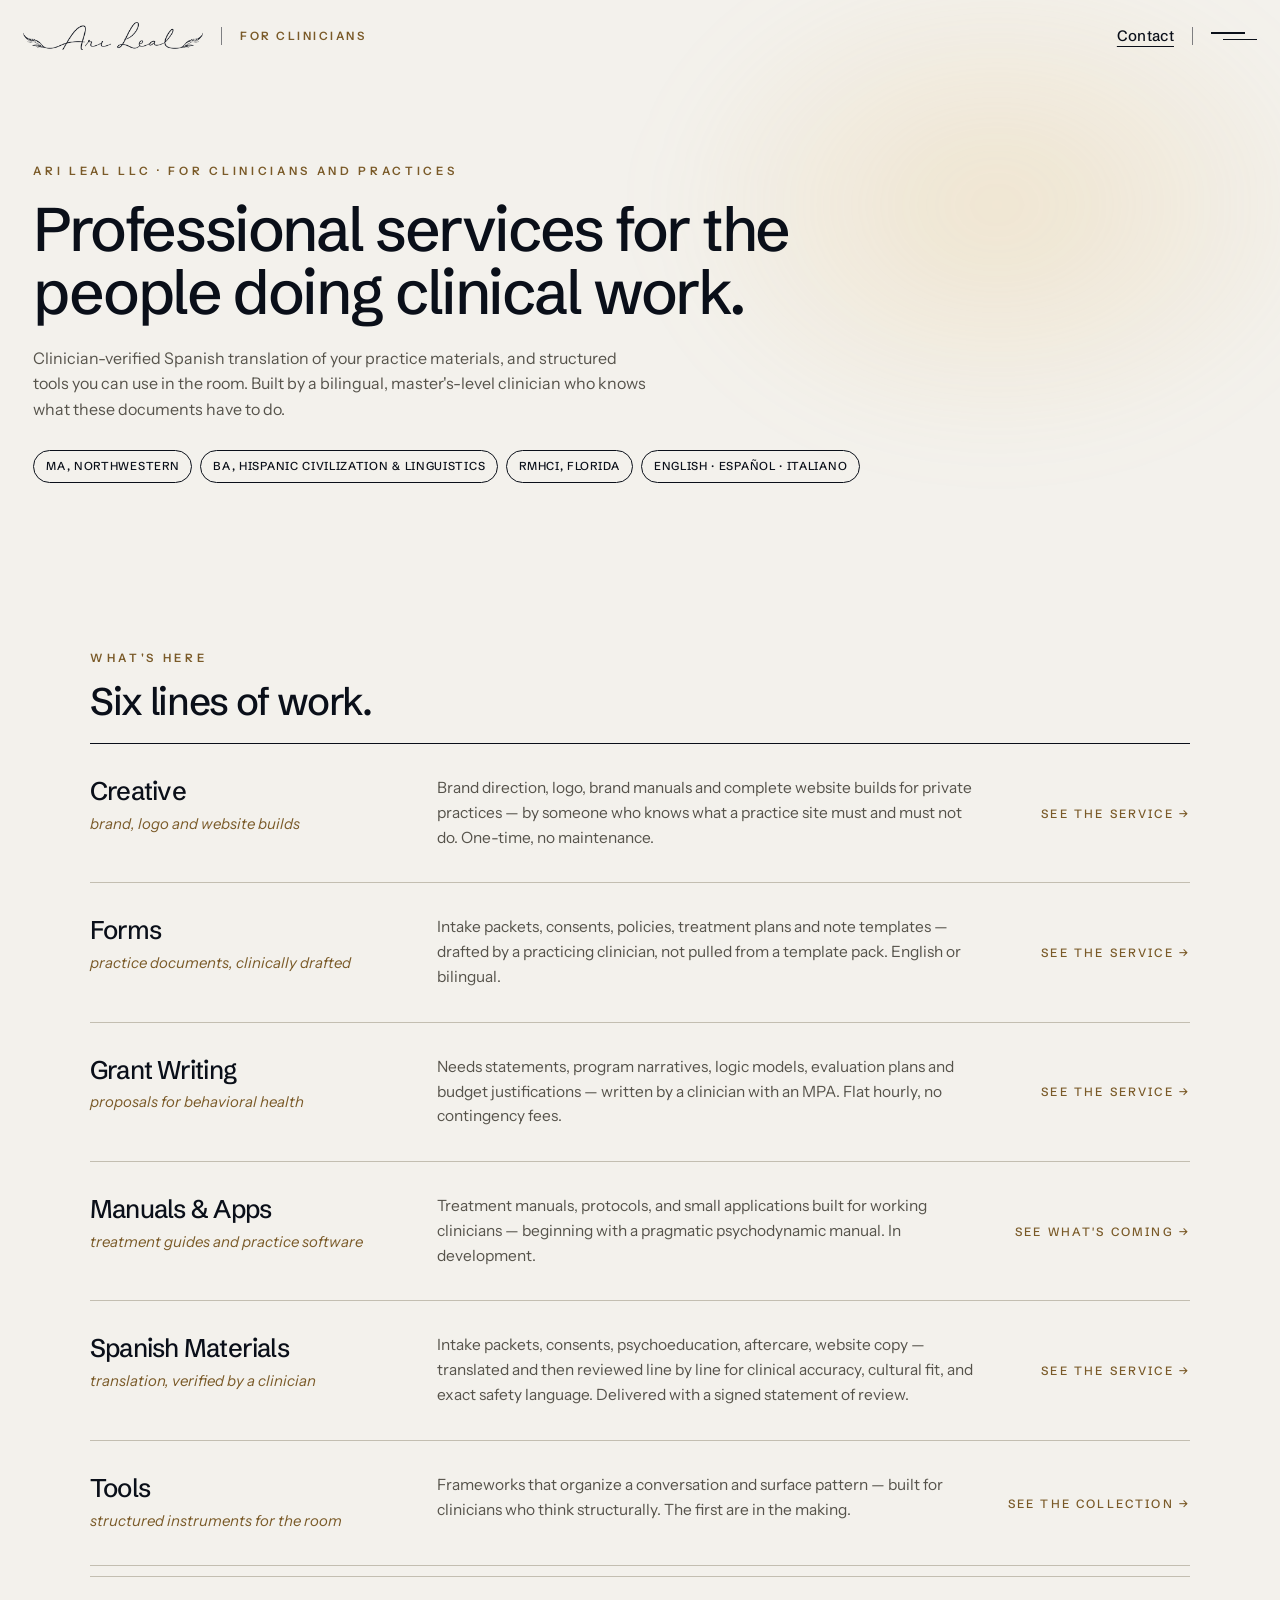
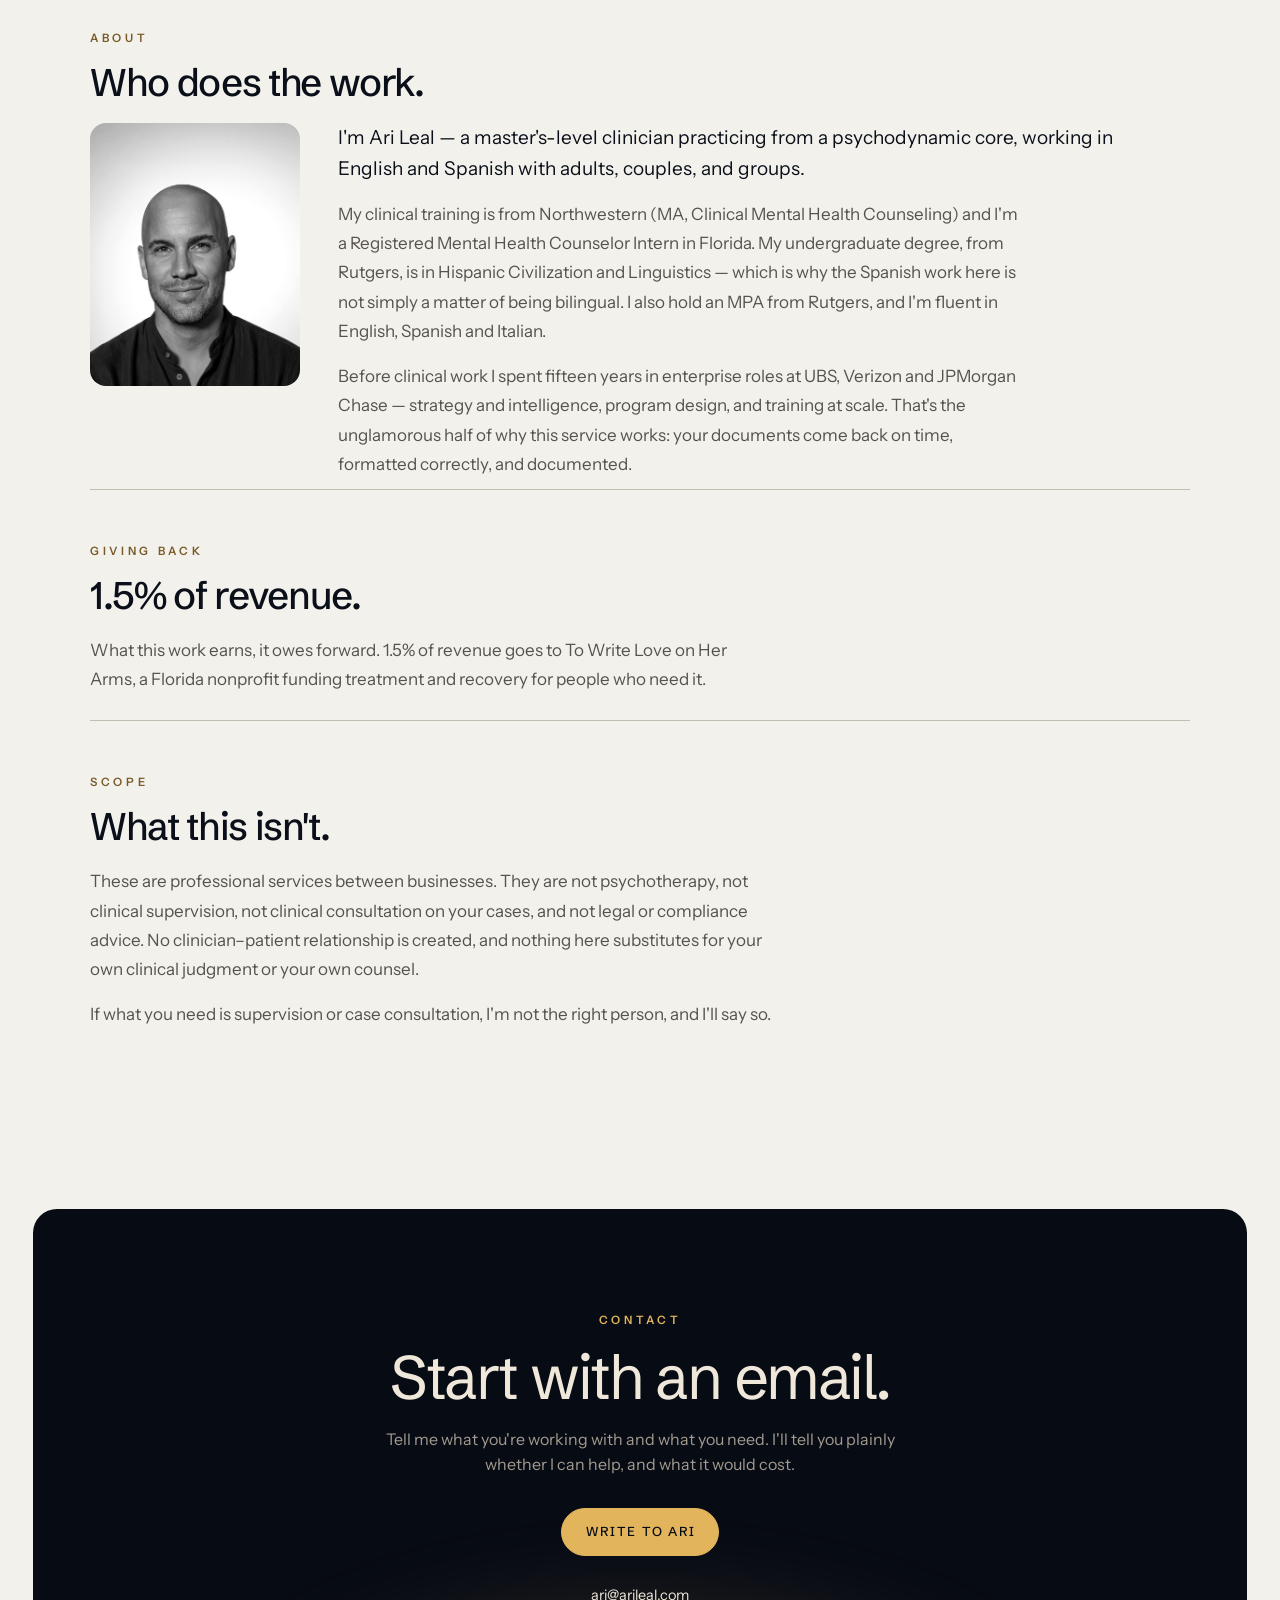
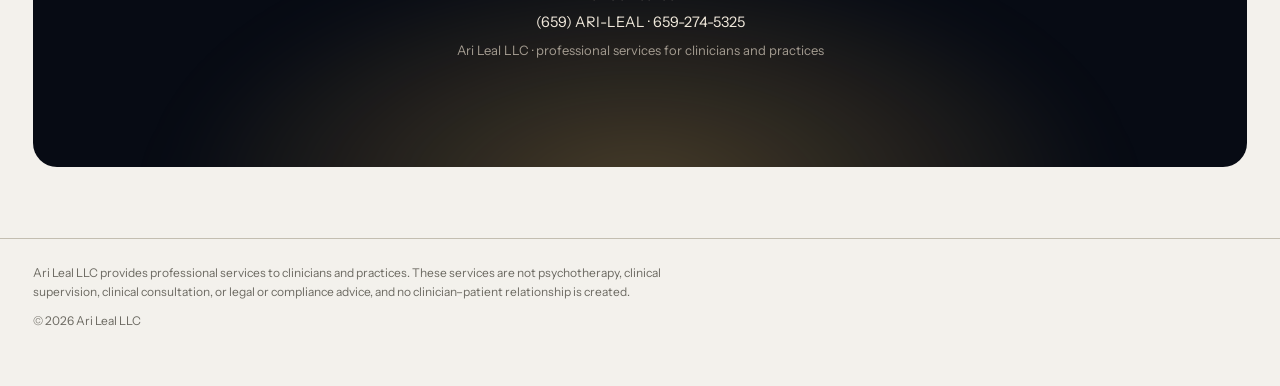
<file: index.html>
<!DOCTYPE html>
<html lang="en">
<head>
<meta charset="UTF-8">
<meta name="viewport" content="width=device-width, initial-scale=1.0">
<title>Ari Leal &mdash; For Clinicians &middot; Professional services for clinicians and practices</title>
<meta name="description" content="Clinician-verified Spanish translation of practice materials, and structured clinical tools. From a bilingual, master's-level clinician. Professional services, not clinical supervision.">
<link rel="preconnect" href="https://fonts.googleapis.com">
<link rel="preconnect" href="https://fonts.gstatic.com" crossorigin>
<link rel="stylesheet" href="https://fonts.googleapis.com/css2?family=Schibsted+Grotesk:wght@400;500;600;700;800&family=Instrument+Sans:ital,wght@0,400;0,500;0,600;1,400&display=swap">
<link rel="stylesheet" href="styles.css?v=2">
<link rel="icon" href="favicon.ico" sizes="any">
<link rel="icon" type="image/png" sizes="32x32" href="assets/favicon-32.png">
<link rel="icon" type="image/png" sizes="16x16" href="assets/favicon-16.png">
<link rel="apple-touch-icon" href="assets/apple-touch-icon.png">
<meta name="theme-color" content="#F3F1EC">
<meta property="og:type" content="website">
<meta property="og:site_name" content="Ari Leal — For Clinicians">
<meta property="og:title" content="Ari Leal — For Clinicians · Professional services for clinicians and practices">
<meta property="og:description" content="Clinician-verified Spanish translation of practice materials, and structured clinical tools. From a bilingual, master's-level clinician. Professional services, not clinical supervision.">
<meta property="og:image" content="https://clinicians.arileal.com/assets/og-image.jpg">
<meta property="og:image:width" content="1200">
<meta property="og:image:height" content="630">
<meta property="og:url" content="https://clinicians.arileal.com/">
<meta name="twitter:card" content="summary_large_image">
<meta name="twitter:title" content="Ari Leal — For Clinicians · Professional services for clinicians and practices">
<meta name="twitter:description" content="Clinician-verified Spanish translation of practice materials, and structured clinical tools. From a bilingual, master's-level clinician. Professional services, not clinical supervision.">
<meta name="twitter:image" content="https://clinicians.arileal.com/assets/og-image.jpg">
</head>
<body>

<nav class="top" aria-label="Primary">
  <div class="nav-l">
    <a class="sig" href="index.html" aria-label="Ari Leal, for clinicians, home">
      <img class="sig-ink" src="assets/signature-ink.png" alt="Ari Leal">
      <img class="sig-light" src="assets/signature.png" alt="" aria-hidden="true">
    </a>
    <span class="bar"></span>
    <span class="wm-sub">For Clinicians</span>
  </div>
  <div class="nav-r">
    <a class="talk" href="#contact">Contact</a>
    <span class="bar"></span>
    <button class="burger" id="burger" type="button" aria-label="Menu" aria-expanded="false" aria-controls="menu"><i></i><i></i></button>
  </div>
</nav>

<div class="menu menu--long" id="menu" aria-hidden="true" inert>
  <div>
    <ul>
      <li><a href="creative.html">Creative</a></li>
      <li><a href="forms.html">Forms</a></li>
      <li><a href="grant-writing.html">Grant Writing</a></li>
      <li><a href="manuals.html">Manuals</a></li>
      <li><a href="spanish-materials.html">Spanish Materials</a></li>
      <li><a href="tools.html">Tools</a></li>
      <li><a href="index.html#about">About</a></li>
      <li><a href="#contact">Contact</a></li>
      <li><a href="https://www.arileal.com">arileal.com <small>Coaching</small></a></li>
    </ul>
    <div class="menu-foot"><span>ari@arileal.com</span><span>Ari Leal LLC &middot; professional services for clinicians and practices</span></div>
  </div>
</div>

<section class="panel" id="c-hero" data-tone="light">
  <div class="wrap">
    <p class="eyebrow rv">Ari Leal LLC &middot; for clinicians and practices</p>
    <h1 class="rv">Professional services for the people doing clinical work.</h1>
    <p class="lede rv">Clinician-verified Spanish translation of your practice materials, and structured tools you can use in the room. Built by a bilingual, master's-level clinician who knows what these documents have to do.</p>
    <div class="creds rv">
      <span>MA, Northwestern</span>
      <span>BA, Hispanic Civilization &amp; Linguistics</span>
      <span>RMHCI, Florida</span>
      <span>English &middot; Espa&ntilde;ol &middot; Italiano</span>
    </div>
  </div>
</section>

<section class="panel c-body" data-tone="light">
  <div class="wrap"><div class="c-col" id="branches-wide">

    <div class="c-beat">
      <p class="eyebrow">What's here</p>
      <h2>Six lines of work.</h2>
      <div class="branches">
        <a class="branch" href="creative.html">
          <h3>Creative</h3>
          <p class="kicker">brand, logo and website builds</p>
          <p>Brand direction, logo, brand manuals and complete website builds for private practices &mdash; by someone who knows what a practice site must and must not do. One-time, no maintenance.</p>
          <span class="enter">See the service &rarr;</span>
        </a>
        <a class="branch" href="forms.html">
          <h3>Forms</h3>
          <p class="kicker">practice documents, clinically drafted</p>
          <p>Intake packets, consents, policies, treatment plans and note templates &mdash; drafted by a practicing clinician, not pulled from a template pack. English or bilingual.</p>
          <span class="enter">See the service &rarr;</span>
        </a>
        <a class="branch" href="grant-writing.html">
          <h3>Grant Writing</h3>
          <p class="kicker">proposals for behavioral health</p>
          <p>Needs statements, program narratives, logic models, evaluation plans and budget justifications &mdash; written by a clinician with an MPA. Flat hourly, no contingency fees.</p>
          <span class="enter">See the service &rarr;</span>
        </a>
        <a class="branch" href="manuals.html">
          <h3>Manuals &amp; Apps</h3>
          <p class="kicker">treatment guides and practice software</p>
          <p>Treatment manuals, protocols, and small applications built for working clinicians &mdash; beginning with a pragmatic psychodynamic manual. In development.</p>
          <span class="enter">See what's coming &rarr;</span>
        </a>
        <a class="branch" href="spanish-materials.html">
          <h3>Spanish Materials</h3>
          <p class="kicker">translation, verified by a clinician</p>
          <p>Intake packets, consents, psychoeducation, aftercare, website copy &mdash; translated and then reviewed line by line for clinical accuracy, cultural fit, and exact safety language. Delivered with a signed statement of review.</p>
          <span class="enter">See the service &rarr;</span>
        </a>
        <a class="branch" href="tools.html">
          <h3>Tools</h3>
          <p class="kicker">structured instruments for the room</p>
          <p>Frameworks that organize a conversation and surface pattern &mdash; built for clinicians who think structurally. The first are in the making.</p>
          <span class="enter">See the collection &rarr;</span>
        </a>
      </div>
    </div>

    <div class="c-beat" id="about">
      <p class="eyebrow">About</p>
      <h2>Who does the work.</h2>
      <div class="who">
        <img class="who-img" src="assets/ari-portrait.jpg" alt="Ari Leal" loading="lazy">
        <div class="who-copy">
      <p class="lead">I'm Ari Leal &mdash; a master's-level clinician practicing from a psychodynamic core, working in English and Spanish with adults, couples, and groups.</p>
      <p>My clinical training is from Northwestern (MA, Clinical Mental Health Counseling) and I'm a Registered Mental Health Counselor Intern in Florida. My undergraduate degree, from Rutgers, is in Hispanic Civilization and Linguistics &mdash; which is why the Spanish work here is not simply a matter of being bilingual. I also hold an MPA from Rutgers, and I'm fluent in English, Spanish and Italian.</p>
      <p>Before clinical work I spent fifteen years in enterprise roles at UBS, Verizon and JPMorgan Chase &mdash; strategy and intelligence, program design, and training at scale. That's the unglamorous half of why this service works: your documents come back on time, formatted correctly, and documented.</p>
        </div>
      </div>
    </div>

    <div class="c-beat">
      <p class="eyebrow">Giving back</p>
      <h2>1.5% of revenue.</h2>
      <p>What this work earns, it owes forward. 1.5% of revenue goes to <a href="https://twloha.com">To Write Love on Her Arms</a>, a Florida nonprofit funding treatment and recovery for people who need it.</p>
    </div>

    <div class="c-beat">
      <p class="eyebrow">Scope</p>
      <h2>What this isn't.</h2>
      <p>These are professional services between businesses. They are not psychotherapy, not clinical supervision, not clinical consultation on your cases, and not legal or compliance advice. No clinician&ndash;patient relationship is created, and nothing here substitutes for your own clinical judgment or your own counsel.</p>
      <p>If what you need is supervision or case consultation, I'm not the right person, and I'll say so.</p>
    </div>

  </div></div>
</section>

<section class="panel" id="contact" data-tone="light">
  <div class="night-card" data-tone="dark">
    <div class="begin-inner">
        <p class="eyebrow">Contact</p>
        <h2>Start with an email.</h2>
        <p class="lede">Tell me what you're working with and what you need. I'll tell you plainly whether I can help, and what it would cost.</p>
        <p class="cta-row">
          <a class="pill pill--solid mag" href="mailto:ari@arileal.com?subject=Clinician%20services">Write to Ari</a>
        </p>
        <p class="reach">
          <a href="mailto:ari@arileal.com">ari@arileal.com</a><br>
          <a href="tel:+16592745325">(659) ARI-LEAL &middot; 659-274-5325</a><br>
          <span class="dim">Ari Leal LLC &middot; professional services for clinicians and practices</span>
        </p>
    </div>
  </div>
</section>

<footer class="site-foot">
  <div class="shell foot-min">
    <p class="legal">Ari Leal LLC provides professional services to clinicians and practices. These services are not psychotherapy, clinical supervision, clinical consultation, or legal or compliance advice, and no clinician&ndash;patient relationship is created.</p>
    <p class="legal">&copy; 2026 Ari Leal LLC</p>
  </div>
</footer>
<script>
(function(){
  var root=document.documentElement, body=document.body; root.classList.add('js');
  var reduce=window.matchMedia('(prefers-reduced-motion: reduce)').matches;
  var fine=window.matchMedia('(hover: hover) and (pointer: fine)').matches;

  /* reveals */
  var panels=[].slice.call(document.querySelectorAll('.panel'));
  if('IntersectionObserver' in window){
    var io=new IntersectionObserver(function(es){es.forEach(function(e){
      if(e.isIntersecting){e.target.classList.add('is-in');io.unobserve(e.target);}
    });},{threshold:0,rootMargin:'0px 0px -10% 0px'});
    panels.forEach(function(p){io.observe(p);});
  }else{panels.forEach(function(p){p.classList.add('is-in');});}
  if(panels[0])panels[0].classList.add('is-in');

  /* nav: light over night, a soft fade once the page moves */
  var darks=[].slice.call(document.querySelectorAll('[data-tone="dark"]'));
  function paint(){
    var dark=false, full=false;
    for(var i=0;i<darks.length;i++){var r=darks[i].getBoundingClientRect();
      if(r.top<=40&&r.bottom>=40){dark=true;full=!darks[i].classList.contains('night-card');break;}}
    body.classList.toggle('dark-nav',dark);
    body.classList.toggle('scrolled',window.scrollY>24&&(!dark||full));
  }
  var tick=false;
  window.addEventListener('scroll',function(){if(!tick){tick=true;requestAnimationFrame(function(){tick=false;paint();});}},{passive:true});
  window.addEventListener('resize',paint); paint();

  /* menu */
  var burger=document.getElementById('burger'), menuEl=document.getElementById('menu');
  function setMenu(open){
    body.classList.toggle('menu-open',open);
    burger.setAttribute('aria-expanded',open?'true':'false');
    menuEl.setAttribute('aria-hidden',open?'false':'true');
    menuEl.inert=!open;
    if(open){var f=menuEl.querySelector('a');if(f)setTimeout(function(){f.focus({preventScroll:true});},120);}
    else if(document.activeElement&&menuEl.contains(document.activeElement)){burger.focus();}
  }
  burger.addEventListener('click',function(){setMenu(!body.classList.contains('menu-open'));});
  [].slice.call(menuEl.querySelectorAll('a')).forEach(function(a){a.addEventListener('click',function(){setMenu(false);});});
  document.addEventListener('keydown',function(e){if(e.key==='Escape'&&body.classList.contains('menu-open'))setMenu(false);});

  /* magnetic pills: a light spring toward the pointer, fine pointers only */
  if(fine&&!reduce){
    [].slice.call(document.querySelectorAll('.mag')).forEach(function(b){
      var tx=0,ty=0,x=0,y=0,vx=0,vy=0,run=false;
      function step(){
        vx=(vx+(tx-x)*.16)*.72; vy=(vy+(ty-y)*.16)*.72; x+=vx; y+=vy;
        b.style.transform='translate('+x.toFixed(2)+'px,'+y.toFixed(2)+'px)';
        if(Math.abs(tx-x)+Math.abs(ty-y)+Math.abs(vx)+Math.abs(vy)>.05)requestAnimationFrame(step);
        else{run=false;if(!tx&&!ty)b.style.transform='';}
      }
      function kick(){if(!run){run=true;requestAnimationFrame(step);}}
      b.addEventListener('pointermove',function(e){var r=b.getBoundingClientRect();
        tx=(e.clientX-r.left-r.width/2)*.16; ty=(e.clientY-r.top-r.height/2)*.22; kick();});
      b.addEventListener('pointerleave',function(){tx=0;ty=0;kick();});
    });
  }
})();
</script>
</body>
</html>
</file>
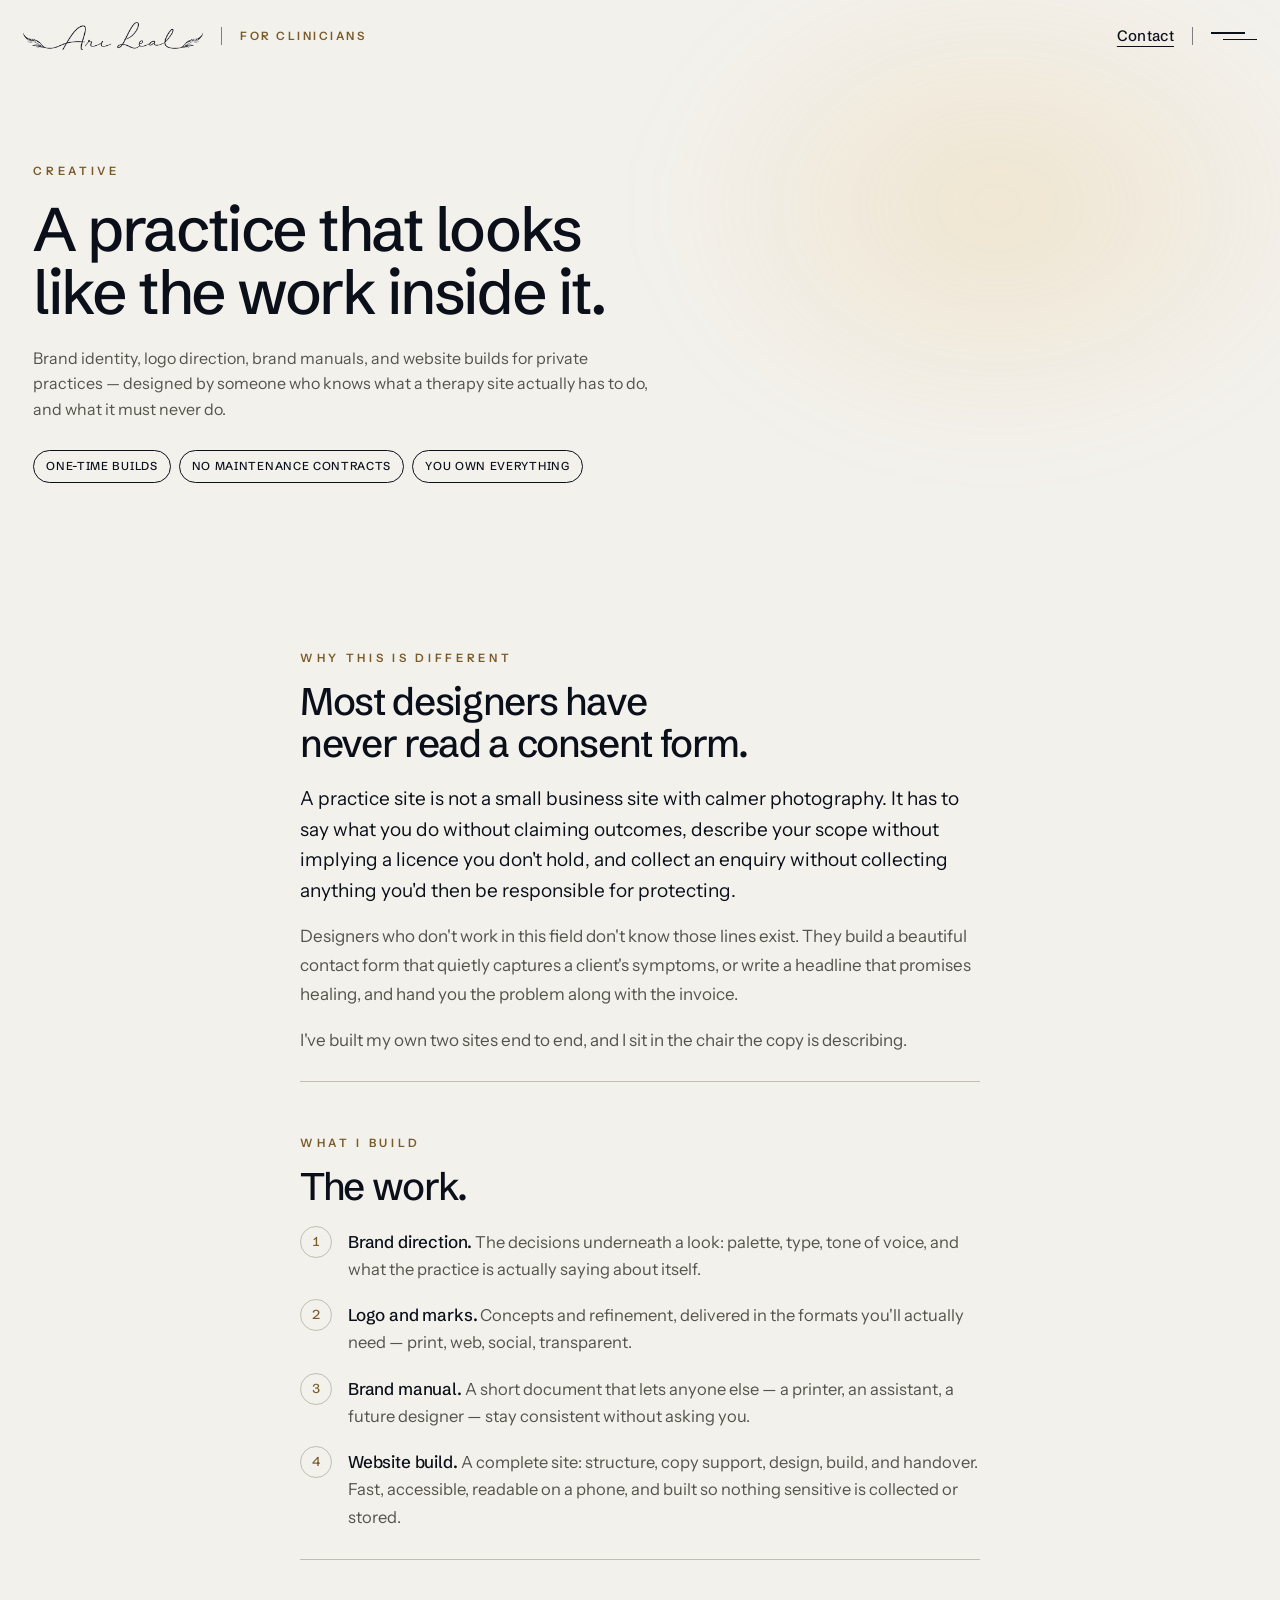
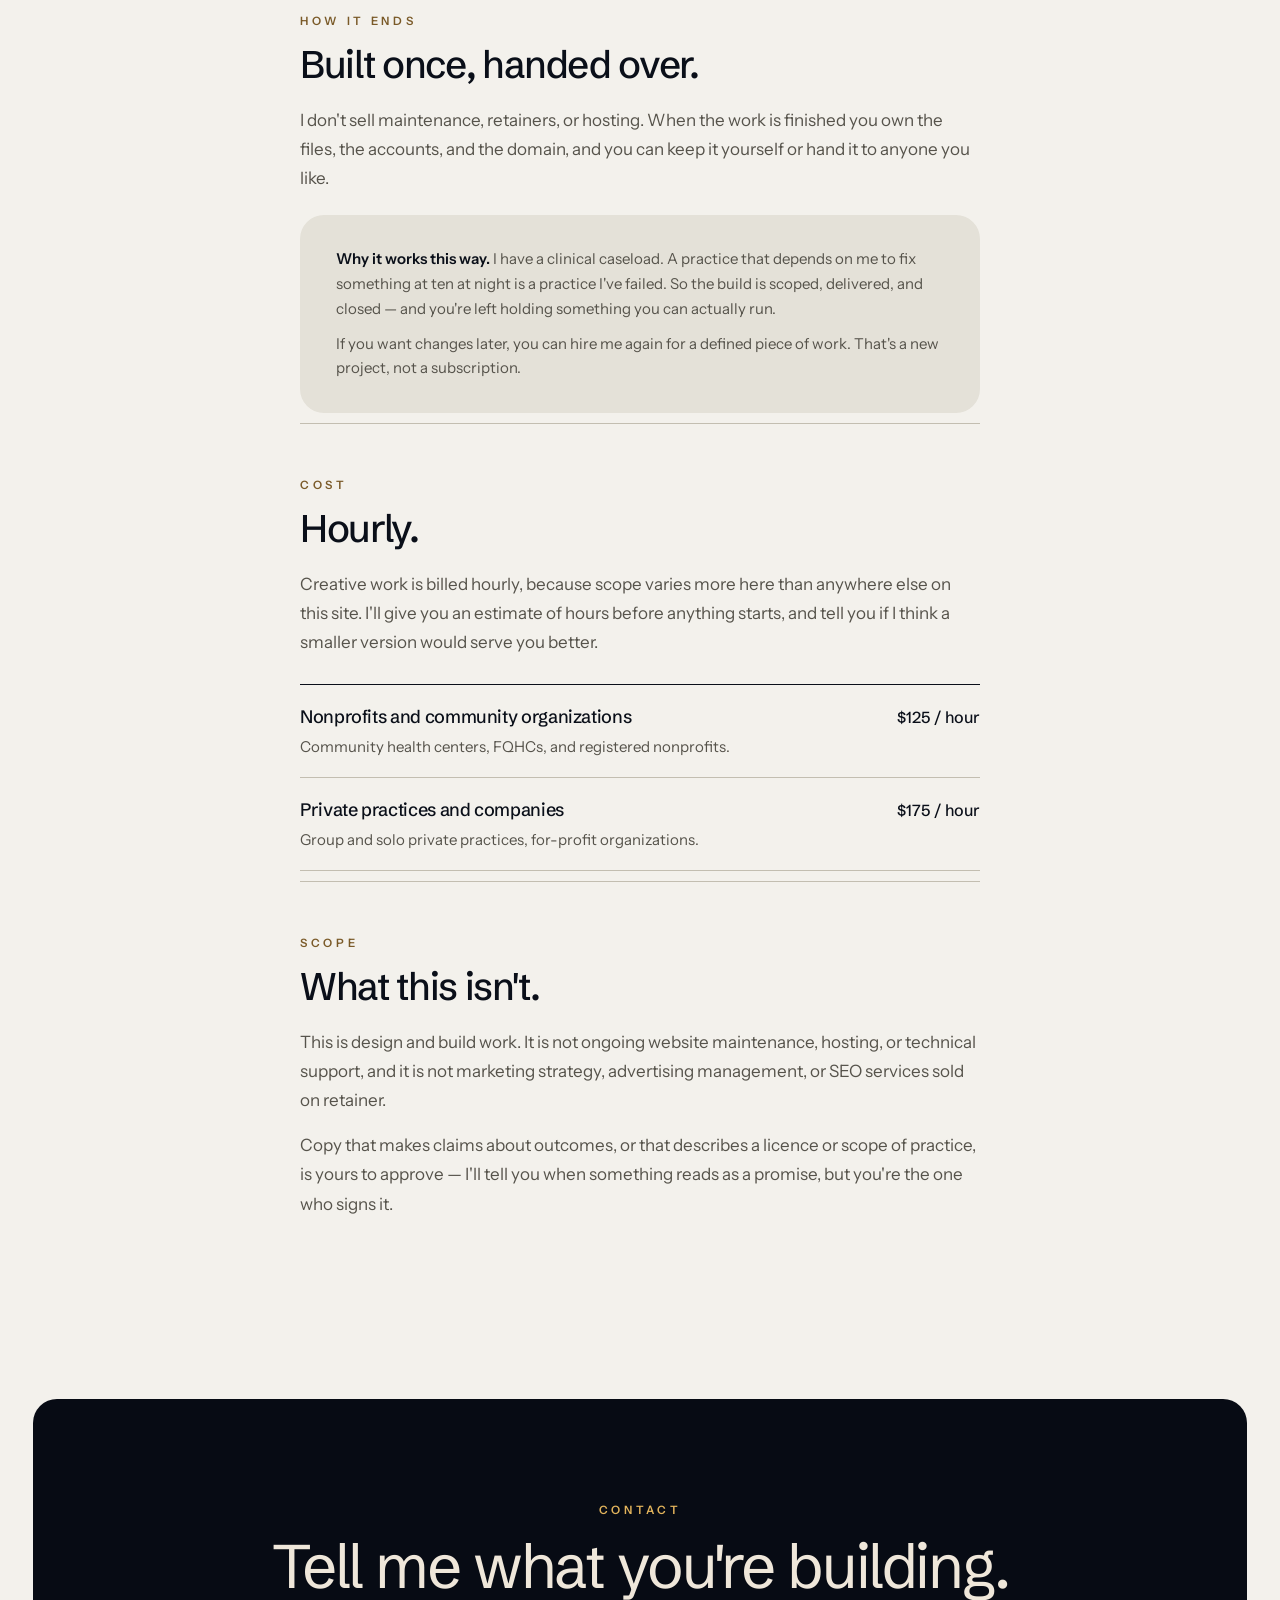
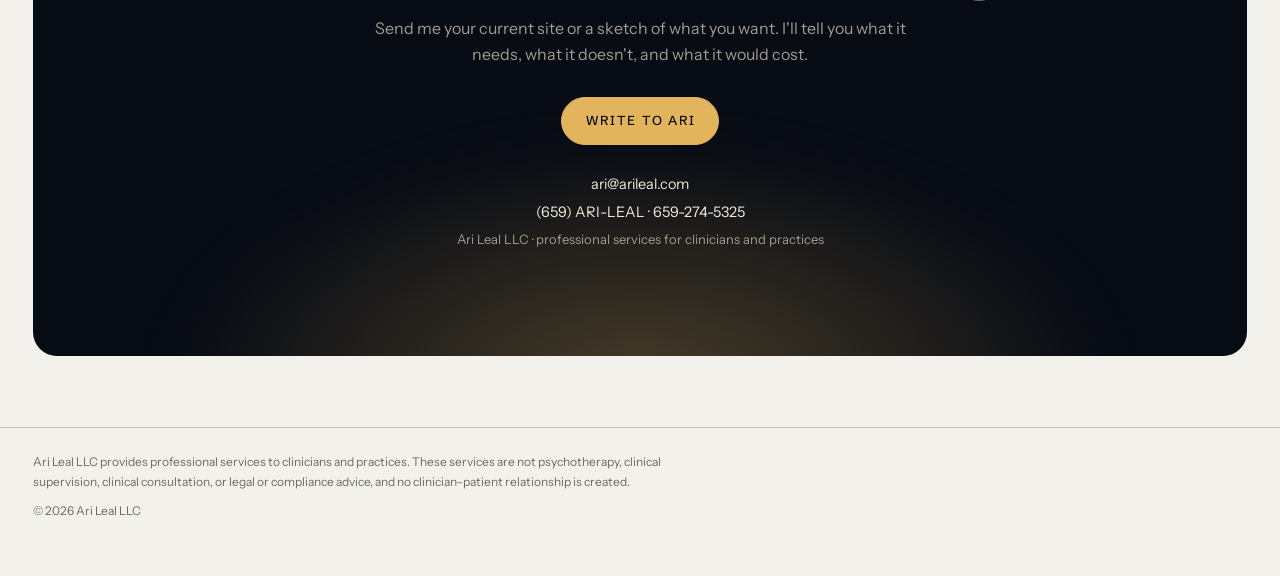
<file: creative.html>
<!DOCTYPE html>
<html lang="en">
<head>
<meta charset="UTF-8">
<meta name="viewport" content="width=device-width, initial-scale=1.0">
<title>Creative &mdash; Branding and Websites for Practices &middot; Ari Leal for Clinicians</title>
<meta name="description" content="Brand identity, logo direction, brand manuals and website builds for private practices — by a clinician who knows what a practice site has to do. One-time builds, no maintenance contracts.">
<link rel="preconnect" href="https://fonts.googleapis.com">
<link rel="preconnect" href="https://fonts.gstatic.com" crossorigin>
<link rel="stylesheet" href="https://fonts.googleapis.com/css2?family=Schibsted+Grotesk:wght@400;500;600;700;800&family=Instrument+Sans:ital,wght@0,400;0,500;0,600;1,400&display=swap">
<link rel="stylesheet" href="styles.css?v=2">
<link rel="icon" href="favicon.ico" sizes="any">
<link rel="icon" type="image/png" sizes="32x32" href="assets/favicon-32.png">
<link rel="icon" type="image/png" sizes="16x16" href="assets/favicon-16.png">
<link rel="apple-touch-icon" href="assets/apple-touch-icon.png">
<meta name="theme-color" content="#F3F1EC">
<meta property="og:type" content="website">
<meta property="og:site_name" content="Ari Leal — For Clinicians">
<meta property="og:title" content="Creative — Branding and Websites for Practices · Ari Leal for Clinicians">
<meta property="og:description" content="Brand identity, logo direction, brand manuals and website builds for private practices — by a clinician who knows what a practice site has to do. One-time builds, no maintenance contracts.">
<meta property="og:image" content="https://clinicians.arileal.com/assets/og-image.jpg">
<meta property="og:image:width" content="1200">
<meta property="og:image:height" content="630">
<meta property="og:url" content="https://clinicians.arileal.com/creative.html">
<meta name="twitter:card" content="summary_large_image">
<meta name="twitter:title" content="Creative — Branding and Websites for Practices · Ari Leal for Clinicians">
<meta name="twitter:description" content="Brand identity, logo direction, brand manuals and website builds for private practices — by a clinician who knows what a practice site has to do. One-time builds, no maintenance contracts.">
<meta name="twitter:image" content="https://clinicians.arileal.com/assets/og-image.jpg">
</head>
<body>

<nav class="top" aria-label="Primary">
  <div class="nav-l">
    <a class="sig" href="index.html" aria-label="Ari Leal, for clinicians, home">
      <img class="sig-ink" src="assets/signature-ink.png" alt="Ari Leal">
      <img class="sig-light" src="assets/signature.png" alt="" aria-hidden="true">
    </a>
    <span class="bar"></span>
    <span class="wm-sub">For Clinicians</span>
  </div>
  <div class="nav-r">
    <a class="talk" href="#contact">Contact</a>
    <span class="bar"></span>
    <button class="burger" id="burger" type="button" aria-label="Menu" aria-expanded="false" aria-controls="menu"><i></i><i></i></button>
  </div>
</nav>

<div class="menu menu--long" id="menu" aria-hidden="true" inert>
  <div>
    <ul>
      <li><a href="creative.html">Creative</a></li>
      <li><a href="forms.html">Forms</a></li>
      <li><a href="grant-writing.html">Grant Writing</a></li>
      <li><a href="manuals.html">Manuals</a></li>
      <li><a href="spanish-materials.html">Spanish Materials</a></li>
      <li><a href="tools.html">Tools</a></li>
      <li><a href="index.html#about">About</a></li>
      <li><a href="#contact">Contact</a></li>
      <li><a href="https://www.arileal.com">arileal.com <small>Coaching</small></a></li>
    </ul>
    <div class="menu-foot"><span>ari@arileal.com</span><span>Ari Leal LLC &middot; professional services for clinicians and practices</span></div>
  </div>
</div>


<section class="panel" id="c-hero" data-tone="light">
  <div class="wrap">
    <p class="eyebrow rv">Creative</p>
    <h1 class="rv">A practice that looks like the work inside it.</h1>
    <p class="lede rv">Brand identity, logo direction, brand manuals, and website builds for private practices &mdash; designed by someone who knows what a therapy site actually has to do, and what it must never do.</p>
    <div class="creds rv">
      <span>One-time builds</span>
      <span>No maintenance contracts</span>
      <span>You own everything</span>
    </div>
  </div>
</section>

<section class="panel c-body" data-tone="light">
  <div class="wrap"><div class="c-col">

    <div class="c-beat">
      <p class="eyebrow">Why this is different</p>
      <h2>Most designers have never read a consent form.</h2>
      <p class="lead">A practice site is not a small business site with calmer photography. It has to say what you do without claiming outcomes, describe your scope without implying a licence you don't hold, and collect an enquiry without collecting anything you'd then be responsible for protecting.</p>
      <p>Designers who don't work in this field don't know those lines exist. They build a beautiful contact form that quietly captures a client's symptoms, or write a headline that promises healing, and hand you the problem along with the invoice.</p>
      <p>I've built my own two sites end to end, and I sit in the chair the copy is describing.</p>
    </div>

    <div class="c-beat">
      <p class="eyebrow">What I build</p>
      <h2>The work.</h2>
      <ol>
        <li><b>Brand direction.</b> The decisions underneath a look: palette, type, tone of voice, and what the practice is actually saying about itself.</li>
        <li><b>Logo and marks.</b> Concepts and refinement, delivered in the formats you'll actually need &mdash; print, web, social, transparent.</li>
        <li><b>Brand manual.</b> A short document that lets anyone else &mdash; a printer, an assistant, a future designer &mdash; stay consistent without asking you.</li>
        <li><b>Website build.</b> A complete site: structure, copy support, design, build, and handover. Fast, accessible, readable on a phone, and built so nothing sensitive is collected or stored.</li>
      </ol>
    </div>

    <div class="c-beat">
      <p class="eyebrow">How it ends</p>
      <h2>Built once, handed over.</h2>
      <p>I don't sell maintenance, retainers, or hosting. When the work is finished you own the files, the accounts, and the domain, and you can keep it yourself or hand it to anyone you like.</p>
      <div class="notebox">
        <p><b>Why it works this way.</b> I have a clinical caseload. A practice that depends on me to fix something at ten at night is a practice I've failed. So the build is scoped, delivered, and closed &mdash; and you're left holding something you can actually run.</p>
        <p>If you want changes later, you can hire me again for a defined piece of work. That's a new project, not a subscription.</p>
      </div>
    </div>

    <div class="c-beat">
      <p class="eyebrow">Cost</p>
      <h2>Hourly.</h2>
      <p>Creative work is billed hourly, because scope varies more here than anywhere else on this site. I'll give you an estimate of hours before anything starts, and tell you if I think a smaller version would serve you better.</p>
      <div class="prices">
        <div class="price-row">
          <div><div class="pname">Nonprofits and community organizations</div><div class="pdesc">Community health centers, FQHCs, and registered nonprofits.</div></div>
          <div class="pfig">$125 / hour</div>
        </div>
        <div class="price-row">
          <div><div class="pname">Private practices and companies</div><div class="pdesc">Group and solo private practices, for-profit organizations.</div></div>
          <div class="pfig">$175 / hour</div>
        </div>
      </div>
    </div>

    <div class="c-beat">
      <p class="eyebrow">Scope</p>
      <h2>What this isn't.</h2>
      <p>This is design and build work. It is not ongoing website maintenance, hosting, or technical support, and it is not marketing strategy, advertising management, or SEO services sold on retainer.</p>
      <p>Copy that makes claims about outcomes, or that describes a licence or scope of practice, is yours to approve &mdash; I'll tell you when something reads as a promise, but you're the one who signs it.</p>
    </div>

  </div></div>
</section>
<section class="panel" id="contact" data-tone="light">
  <div class="night-card" data-tone="dark">
    <div class="begin-inner">
        <p class="eyebrow">Contact</p>
        <h2>Tell me what you're building.</h2>
        <p class="lede">Send me your current site or a sketch of what you want. I'll tell you what it needs, what it doesn't, and what it would cost.</p>
        <p class="cta-row">
          <a class="pill pill--solid mag" href="mailto:ari@arileal.com?subject=Clinician%20services">Write to Ari</a>
        </p>
        <p class="reach">
          <a href="mailto:ari@arileal.com">ari@arileal.com</a><br>
          <a href="tel:+16592745325">(659) ARI-LEAL &middot; 659-274-5325</a><br>
          <span class="dim">Ari Leal LLC &middot; professional services for clinicians and practices</span>
        </p>
    </div>
  </div>
</section>

<footer class="site-foot">
  <div class="shell foot-min">
    <p class="legal">Ari Leal LLC provides professional services to clinicians and practices. These services are not psychotherapy, clinical supervision, clinical consultation, or legal or compliance advice, and no clinician&ndash;patient relationship is created.</p>
    <p class="legal">&copy; 2026 Ari Leal LLC</p>
  </div>
</footer>

<script>
(function(){
  var root=document.documentElement, body=document.body; root.classList.add('js');
  var reduce=window.matchMedia('(prefers-reduced-motion: reduce)').matches;
  var fine=window.matchMedia('(hover: hover) and (pointer: fine)').matches;

  /* reveals */
  var panels=[].slice.call(document.querySelectorAll('.panel'));
  if('IntersectionObserver' in window){
    var io=new IntersectionObserver(function(es){es.forEach(function(e){
      if(e.isIntersecting){e.target.classList.add('is-in');io.unobserve(e.target);}
    });},{threshold:0,rootMargin:'0px 0px -10% 0px'});
    panels.forEach(function(p){io.observe(p);});
  }else{panels.forEach(function(p){p.classList.add('is-in');});}
  if(panels[0])panels[0].classList.add('is-in');

  /* nav: light over night, a soft fade once the page moves */
  var darks=[].slice.call(document.querySelectorAll('[data-tone="dark"]'));
  function paint(){
    var dark=false, full=false;
    for(var i=0;i<darks.length;i++){var r=darks[i].getBoundingClientRect();
      if(r.top<=40&&r.bottom>=40){dark=true;full=!darks[i].classList.contains('night-card');break;}}
    body.classList.toggle('dark-nav',dark);
    body.classList.toggle('scrolled',window.scrollY>24&&(!dark||full));
  }
  var tick=false;
  window.addEventListener('scroll',function(){if(!tick){tick=true;requestAnimationFrame(function(){tick=false;paint();});}},{passive:true});
  window.addEventListener('resize',paint); paint();

  /* menu */
  var burger=document.getElementById('burger'), menuEl=document.getElementById('menu');
  function setMenu(open){
    body.classList.toggle('menu-open',open);
    burger.setAttribute('aria-expanded',open?'true':'false');
    menuEl.setAttribute('aria-hidden',open?'false':'true');
    menuEl.inert=!open;
    if(open){var f=menuEl.querySelector('a');if(f)setTimeout(function(){f.focus({preventScroll:true});},120);}
    else if(document.activeElement&&menuEl.contains(document.activeElement)){burger.focus();}
  }
  burger.addEventListener('click',function(){setMenu(!body.classList.contains('menu-open'));});
  [].slice.call(menuEl.querySelectorAll('a')).forEach(function(a){a.addEventListener('click',function(){setMenu(false);});});
  document.addEventListener('keydown',function(e){if(e.key==='Escape'&&body.classList.contains('menu-open'))setMenu(false);});

  /* magnetic pills: a light spring toward the pointer, fine pointers only */
  if(fine&&!reduce){
    [].slice.call(document.querySelectorAll('.mag')).forEach(function(b){
      var tx=0,ty=0,x=0,y=0,vx=0,vy=0,run=false;
      function step(){
        vx=(vx+(tx-x)*.16)*.72; vy=(vy+(ty-y)*.16)*.72; x+=vx; y+=vy;
        b.style.transform='translate('+x.toFixed(2)+'px,'+y.toFixed(2)+'px)';
        if(Math.abs(tx-x)+Math.abs(ty-y)+Math.abs(vx)+Math.abs(vy)>.05)requestAnimationFrame(step);
        else{run=false;if(!tx&&!ty)b.style.transform='';}
      }
      function kick(){if(!run){run=true;requestAnimationFrame(step);}}
      b.addEventListener('pointermove',function(e){var r=b.getBoundingClientRect();
        tx=(e.clientX-r.left-r.width/2)*.16; ty=(e.clientY-r.top-r.height/2)*.22; kick();});
      b.addEventListener('pointerleave',function(){tx=0;ty=0;kick();});
    });
  }
})();
</script>
</body>
</html>
</file>
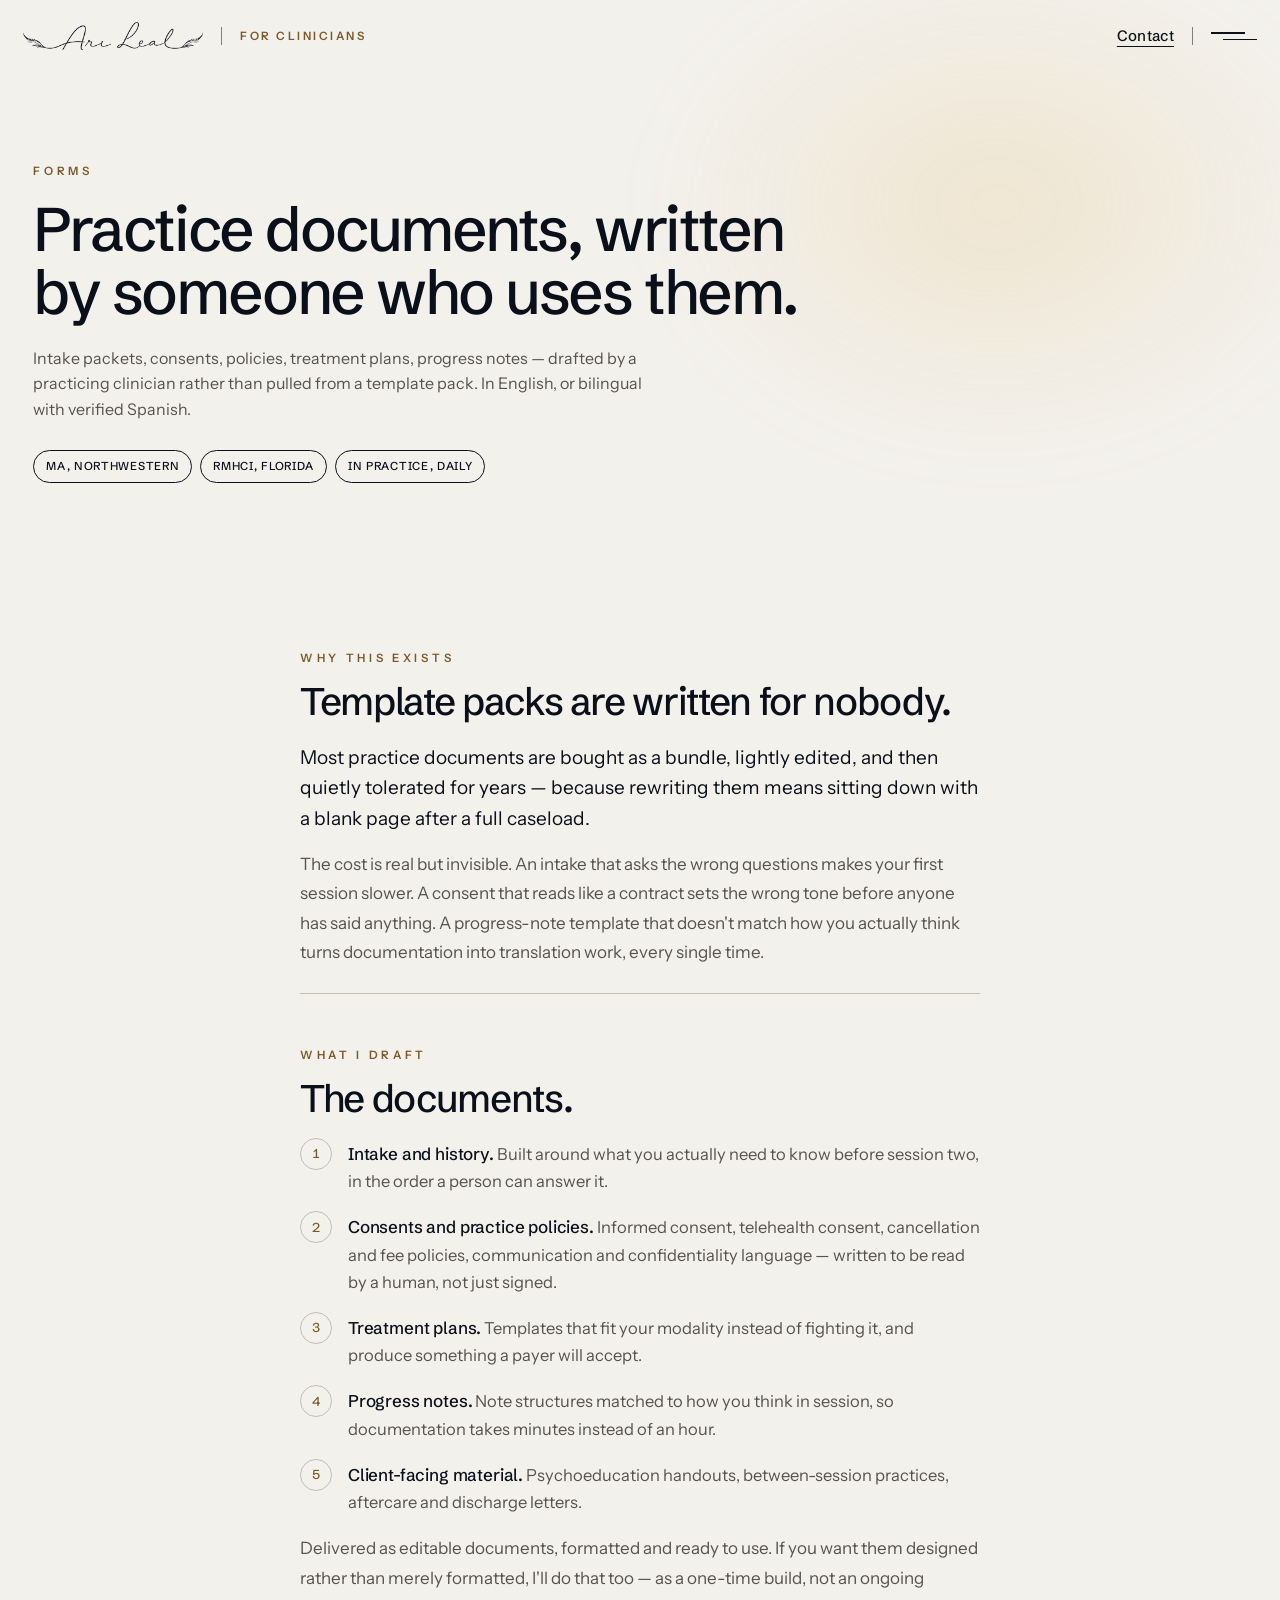
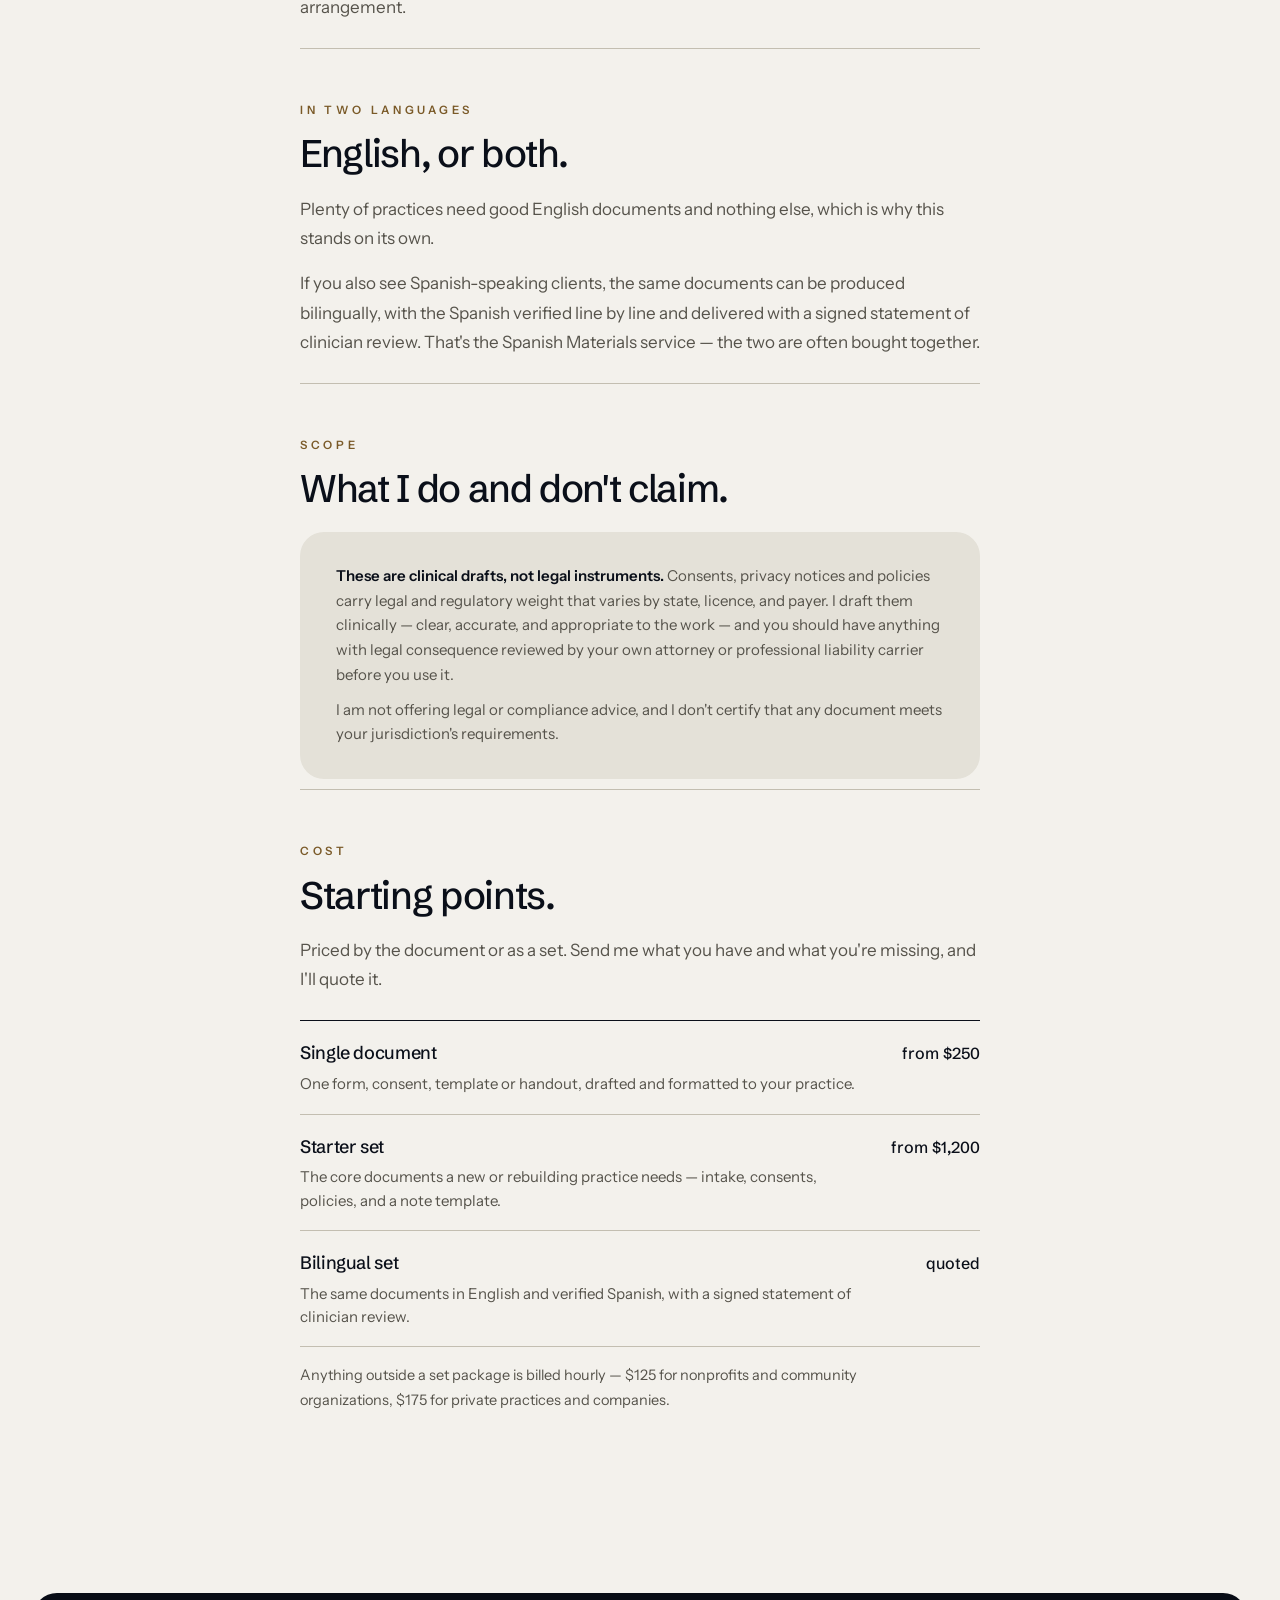
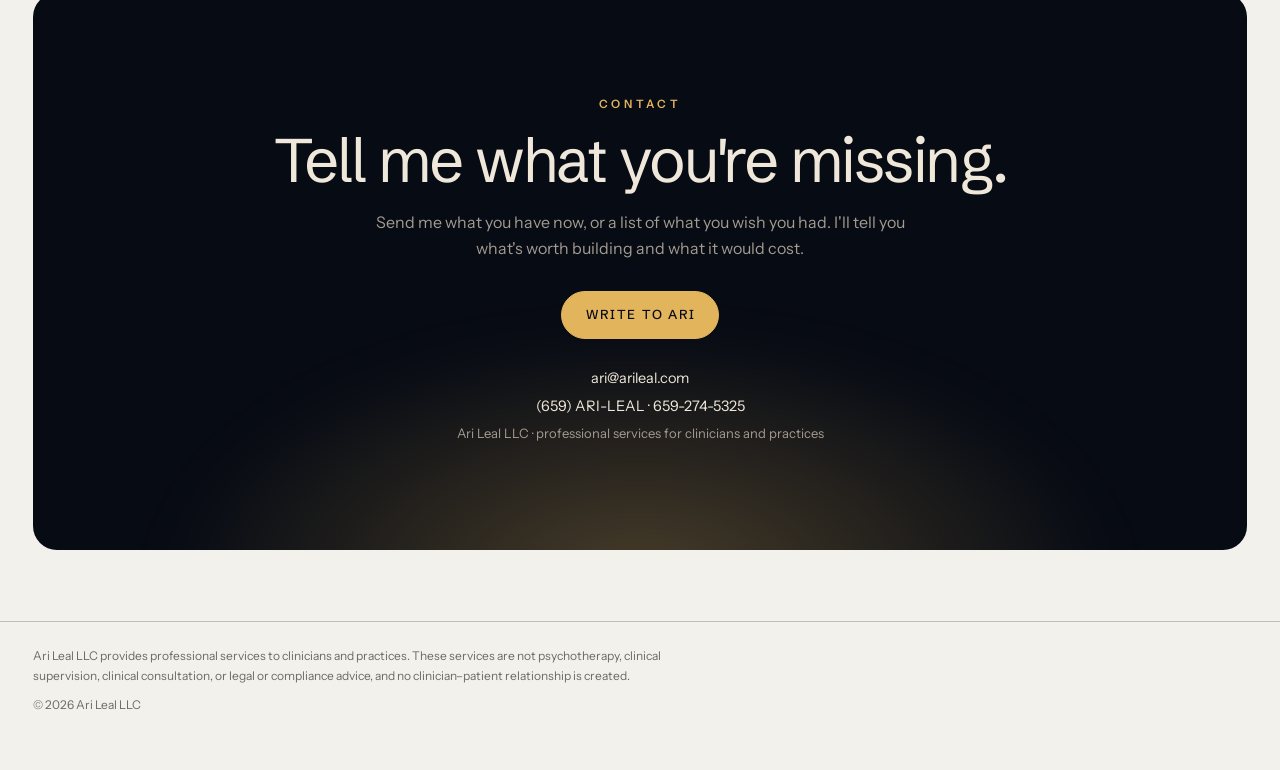
<file: forms.html>
<!DOCTYPE html>
<html lang="en">
<head>
<meta charset="UTF-8">
<meta name="viewport" content="width=device-width, initial-scale=1.0">
<title>Clinical Forms &amp; Practice Documents &middot; Ari Leal for Clinicians</title>
<meta name="description" content="Intake packets, consents, policies, treatment plan and progress note templates — drafted by a practicing clinician who uses them daily. English, or bilingual with verified Spanish.">
<link rel="preconnect" href="https://fonts.googleapis.com">
<link rel="preconnect" href="https://fonts.gstatic.com" crossorigin>
<link rel="stylesheet" href="https://fonts.googleapis.com/css2?family=Schibsted+Grotesk:wght@400;500;600;700;800&family=Instrument+Sans:ital,wght@0,400;0,500;0,600;1,400&display=swap">
<link rel="stylesheet" href="styles.css?v=2">
<link rel="icon" href="favicon.ico" sizes="any">
<link rel="icon" type="image/png" sizes="32x32" href="assets/favicon-32.png">
<link rel="icon" type="image/png" sizes="16x16" href="assets/favicon-16.png">
<link rel="apple-touch-icon" href="assets/apple-touch-icon.png">
<meta name="theme-color" content="#F3F1EC">
<meta property="og:type" content="website">
<meta property="og:site_name" content="Ari Leal — For Clinicians">
<meta property="og:title" content="Clinical Forms & Practice Documents · Ari Leal for Clinicians">
<meta property="og:description" content="Intake packets, consents, policies, treatment plan and progress note templates — drafted by a practicing clinician who uses them daily. English, or bilingual with verified Spanish.">
<meta property="og:image" content="https://clinicians.arileal.com/assets/og-image.jpg">
<meta property="og:image:width" content="1200">
<meta property="og:image:height" content="630">
<meta property="og:url" content="https://clinicians.arileal.com/forms.html">
<meta name="twitter:card" content="summary_large_image">
<meta name="twitter:title" content="Clinical Forms & Practice Documents · Ari Leal for Clinicians">
<meta name="twitter:description" content="Intake packets, consents, policies, treatment plan and progress note templates — drafted by a practicing clinician who uses them daily. English, or bilingual with verified Spanish.">
<meta name="twitter:image" content="https://clinicians.arileal.com/assets/og-image.jpg">
</head>
<body>

<nav class="top" aria-label="Primary">
  <div class="nav-l">
    <a class="sig" href="index.html" aria-label="Ari Leal, for clinicians, home">
      <img class="sig-ink" src="assets/signature-ink.png" alt="Ari Leal">
      <img class="sig-light" src="assets/signature.png" alt="" aria-hidden="true">
    </a>
    <span class="bar"></span>
    <span class="wm-sub">For Clinicians</span>
  </div>
  <div class="nav-r">
    <a class="talk" href="#contact">Contact</a>
    <span class="bar"></span>
    <button class="burger" id="burger" type="button" aria-label="Menu" aria-expanded="false" aria-controls="menu"><i></i><i></i></button>
  </div>
</nav>

<div class="menu menu--long" id="menu" aria-hidden="true" inert>
  <div>
    <ul>
      <li><a href="creative.html">Creative</a></li>
      <li><a href="forms.html">Forms</a></li>
      <li><a href="grant-writing.html">Grant Writing</a></li>
      <li><a href="manuals.html">Manuals</a></li>
      <li><a href="spanish-materials.html">Spanish Materials</a></li>
      <li><a href="tools.html">Tools</a></li>
      <li><a href="index.html#about">About</a></li>
      <li><a href="#contact">Contact</a></li>
      <li><a href="https://www.arileal.com">arileal.com <small>Coaching</small></a></li>
    </ul>
    <div class="menu-foot"><span>ari@arileal.com</span><span>Ari Leal LLC &middot; professional services for clinicians and practices</span></div>
  </div>
</div>


<section class="panel" id="c-hero" data-tone="light">
  <div class="wrap">
    <p class="eyebrow rv">Forms</p>
    <h1 class="rv">Practice documents, written by someone who uses them.</h1>
    <p class="lede rv">Intake packets, consents, policies, treatment plans, progress notes &mdash; drafted by a practicing clinician rather than pulled from a template pack. In English, or bilingual with verified Spanish.</p>
    <div class="creds rv">
      <span>MA, Northwestern</span>
      <span>RMHCI, Florida</span>
      <span>In practice, daily</span>
    </div>
  </div>
</section>

<section class="panel c-body" data-tone="light">
  <div class="wrap"><div class="c-col">

    <div class="c-beat">
      <p class="eyebrow">Why this exists</p>
      <h2>Template packs are written for nobody.</h2>
      <p class="lead">Most practice documents are bought as a bundle, lightly edited, and then quietly tolerated for years &mdash; because rewriting them means sitting down with a blank page after a full caseload.</p>
      <p>The cost is real but invisible. An intake that asks the wrong questions makes your first session slower. A consent that reads like a contract sets the wrong tone before anyone has said anything. A progress-note template that doesn't match how you actually think turns documentation into translation work, every single time.</p>
    </div>

    <div class="c-beat">
      <p class="eyebrow">What I draft</p>
      <h2>The documents.</h2>
      <ol>
        <li><b>Intake and history.</b> Built around what you actually need to know before session two, in the order a person can answer it.</li>
        <li><b>Consents and practice policies.</b> Informed consent, telehealth consent, cancellation and fee policies, communication and confidentiality language &mdash; written to be read by a human, not just signed.</li>
        <li><b>Treatment plans.</b> Templates that fit your modality instead of fighting it, and produce something a payer will accept.</li>
        <li><b>Progress notes.</b> Note structures matched to how you think in session, so documentation takes minutes instead of an hour.</li>
        <li><b>Client-facing material.</b> Psychoeducation handouts, between-session practices, aftercare and discharge letters.</li>
      </ol>
      <p>Delivered as editable documents, formatted and ready to use. If you want them designed rather than merely formatted, I'll do that too &mdash; as a one-time build, not an ongoing arrangement.</p>
    </div>

    <div class="c-beat">
      <p class="eyebrow">In two languages</p>
      <h2>English, or both.</h2>
      <p>Plenty of practices need good English documents and nothing else, which is why this stands on its own.</p>
      <p>If you also see Spanish-speaking clients, the same documents can be produced bilingually, with the Spanish verified line by line and delivered with a signed statement of clinician review. <a href="spanish-materials.html">That's the Spanish Materials service</a> &mdash; the two are often bought together.</p>
    </div>

    <div class="c-beat">
      <p class="eyebrow">Scope</p>
      <h2>What I do and don't claim.</h2>
      <div class="notebox">
        <p><b>These are clinical drafts, not legal instruments.</b> Consents, privacy notices and policies carry legal and regulatory weight that varies by state, licence, and payer. I draft them clinically &mdash; clear, accurate, and appropriate to the work &mdash; and you should have anything with legal consequence reviewed by your own attorney or professional liability carrier before you use it.</p>
        <p>I am not offering legal or compliance advice, and I don't certify that any document meets your jurisdiction's requirements.</p>
      </div>
    </div>

    <div class="c-beat">
      <p class="eyebrow">Cost</p>
      <h2>Starting points.</h2>
      <p>Priced by the document or as a set. Send me what you have and what you're missing, and I'll quote it.</p>
      <div class="prices">
        <div class="price-row">
          <div><div class="pname">Single document</div><div class="pdesc">One form, consent, template or handout, drafted and formatted to your practice.</div></div>
          <div class="pfig">from $250</div>
        </div>
        <div class="price-row">
          <div><div class="pname">Starter set</div><div class="pdesc">The core documents a new or rebuilding practice needs &mdash; intake, consents, policies, and a note template.</div></div>
          <div class="pfig">from $1,200</div>
        </div>
        <div class="price-row">
          <div><div class="pname">Bilingual set</div><div class="pdesc">The same documents in English and verified Spanish, with a signed statement of clinician review.</div></div>
          <div class="pfig">quoted</div>
        </div>
      <p class="arcs-note" style="margin-top:16px;font-size:14.5px;color:var(--dim)">Anything outside a set package is billed hourly &mdash; $125 for nonprofits and community organizations, $175 for private practices and companies.</p>
      </div>
    </div>

  </div></div>
</section>
<section class="panel" id="contact" data-tone="light">
  <div class="night-card" data-tone="dark">
    <div class="begin-inner">
        <p class="eyebrow">Contact</p>
        <h2>Tell me what you're missing.</h2>
        <p class="lede">Send me what you have now, or a list of what you wish you had. I'll tell you what's worth building and what it would cost.</p>
        <p class="cta-row">
          <a class="pill pill--solid mag" href="mailto:ari@arileal.com?subject=Clinician%20services">Write to Ari</a>
        </p>
        <p class="reach">
          <a href="mailto:ari@arileal.com">ari@arileal.com</a><br>
          <a href="tel:+16592745325">(659) ARI-LEAL &middot; 659-274-5325</a><br>
          <span class="dim">Ari Leal LLC &middot; professional services for clinicians and practices</span>
        </p>
    </div>
  </div>
</section>

<footer class="site-foot">
  <div class="shell foot-min">
    <p class="legal">Ari Leal LLC provides professional services to clinicians and practices. These services are not psychotherapy, clinical supervision, clinical consultation, or legal or compliance advice, and no clinician&ndash;patient relationship is created.</p>
    <p class="legal">&copy; 2026 Ari Leal LLC</p>
  </div>
</footer>

<script>
(function(){
  var root=document.documentElement, body=document.body; root.classList.add('js');
  var reduce=window.matchMedia('(prefers-reduced-motion: reduce)').matches;
  var fine=window.matchMedia('(hover: hover) and (pointer: fine)').matches;

  /* reveals */
  var panels=[].slice.call(document.querySelectorAll('.panel'));
  if('IntersectionObserver' in window){
    var io=new IntersectionObserver(function(es){es.forEach(function(e){
      if(e.isIntersecting){e.target.classList.add('is-in');io.unobserve(e.target);}
    });},{threshold:0,rootMargin:'0px 0px -10% 0px'});
    panels.forEach(function(p){io.observe(p);});
  }else{panels.forEach(function(p){p.classList.add('is-in');});}
  if(panels[0])panels[0].classList.add('is-in');

  /* nav: light over night, a soft fade once the page moves */
  var darks=[].slice.call(document.querySelectorAll('[data-tone="dark"]'));
  function paint(){
    var dark=false, full=false;
    for(var i=0;i<darks.length;i++){var r=darks[i].getBoundingClientRect();
      if(r.top<=40&&r.bottom>=40){dark=true;full=!darks[i].classList.contains('night-card');break;}}
    body.classList.toggle('dark-nav',dark);
    body.classList.toggle('scrolled',window.scrollY>24&&(!dark||full));
  }
  var tick=false;
  window.addEventListener('scroll',function(){if(!tick){tick=true;requestAnimationFrame(function(){tick=false;paint();});}},{passive:true});
  window.addEventListener('resize',paint); paint();

  /* menu */
  var burger=document.getElementById('burger'), menuEl=document.getElementById('menu');
  function setMenu(open){
    body.classList.toggle('menu-open',open);
    burger.setAttribute('aria-expanded',open?'true':'false');
    menuEl.setAttribute('aria-hidden',open?'false':'true');
    menuEl.inert=!open;
    if(open){var f=menuEl.querySelector('a');if(f)setTimeout(function(){f.focus({preventScroll:true});},120);}
    else if(document.activeElement&&menuEl.contains(document.activeElement)){burger.focus();}
  }
  burger.addEventListener('click',function(){setMenu(!body.classList.contains('menu-open'));});
  [].slice.call(menuEl.querySelectorAll('a')).forEach(function(a){a.addEventListener('click',function(){setMenu(false);});});
  document.addEventListener('keydown',function(e){if(e.key==='Escape'&&body.classList.contains('menu-open'))setMenu(false);});

  /* magnetic pills: a light spring toward the pointer, fine pointers only */
  if(fine&&!reduce){
    [].slice.call(document.querySelectorAll('.mag')).forEach(function(b){
      var tx=0,ty=0,x=0,y=0,vx=0,vy=0,run=false;
      function step(){
        vx=(vx+(tx-x)*.16)*.72; vy=(vy+(ty-y)*.16)*.72; x+=vx; y+=vy;
        b.style.transform='translate('+x.toFixed(2)+'px,'+y.toFixed(2)+'px)';
        if(Math.abs(tx-x)+Math.abs(ty-y)+Math.abs(vx)+Math.abs(vy)>.05)requestAnimationFrame(step);
        else{run=false;if(!tx&&!ty)b.style.transform='';}
      }
      function kick(){if(!run){run=true;requestAnimationFrame(step);}}
      b.addEventListener('pointermove',function(e){var r=b.getBoundingClientRect();
        tx=(e.clientX-r.left-r.width/2)*.16; ty=(e.clientY-r.top-r.height/2)*.22; kick();});
      b.addEventListener('pointerleave',function(){tx=0;ty=0;kick();});
    });
  }
})();
</script>
</body>
</html>
</file>
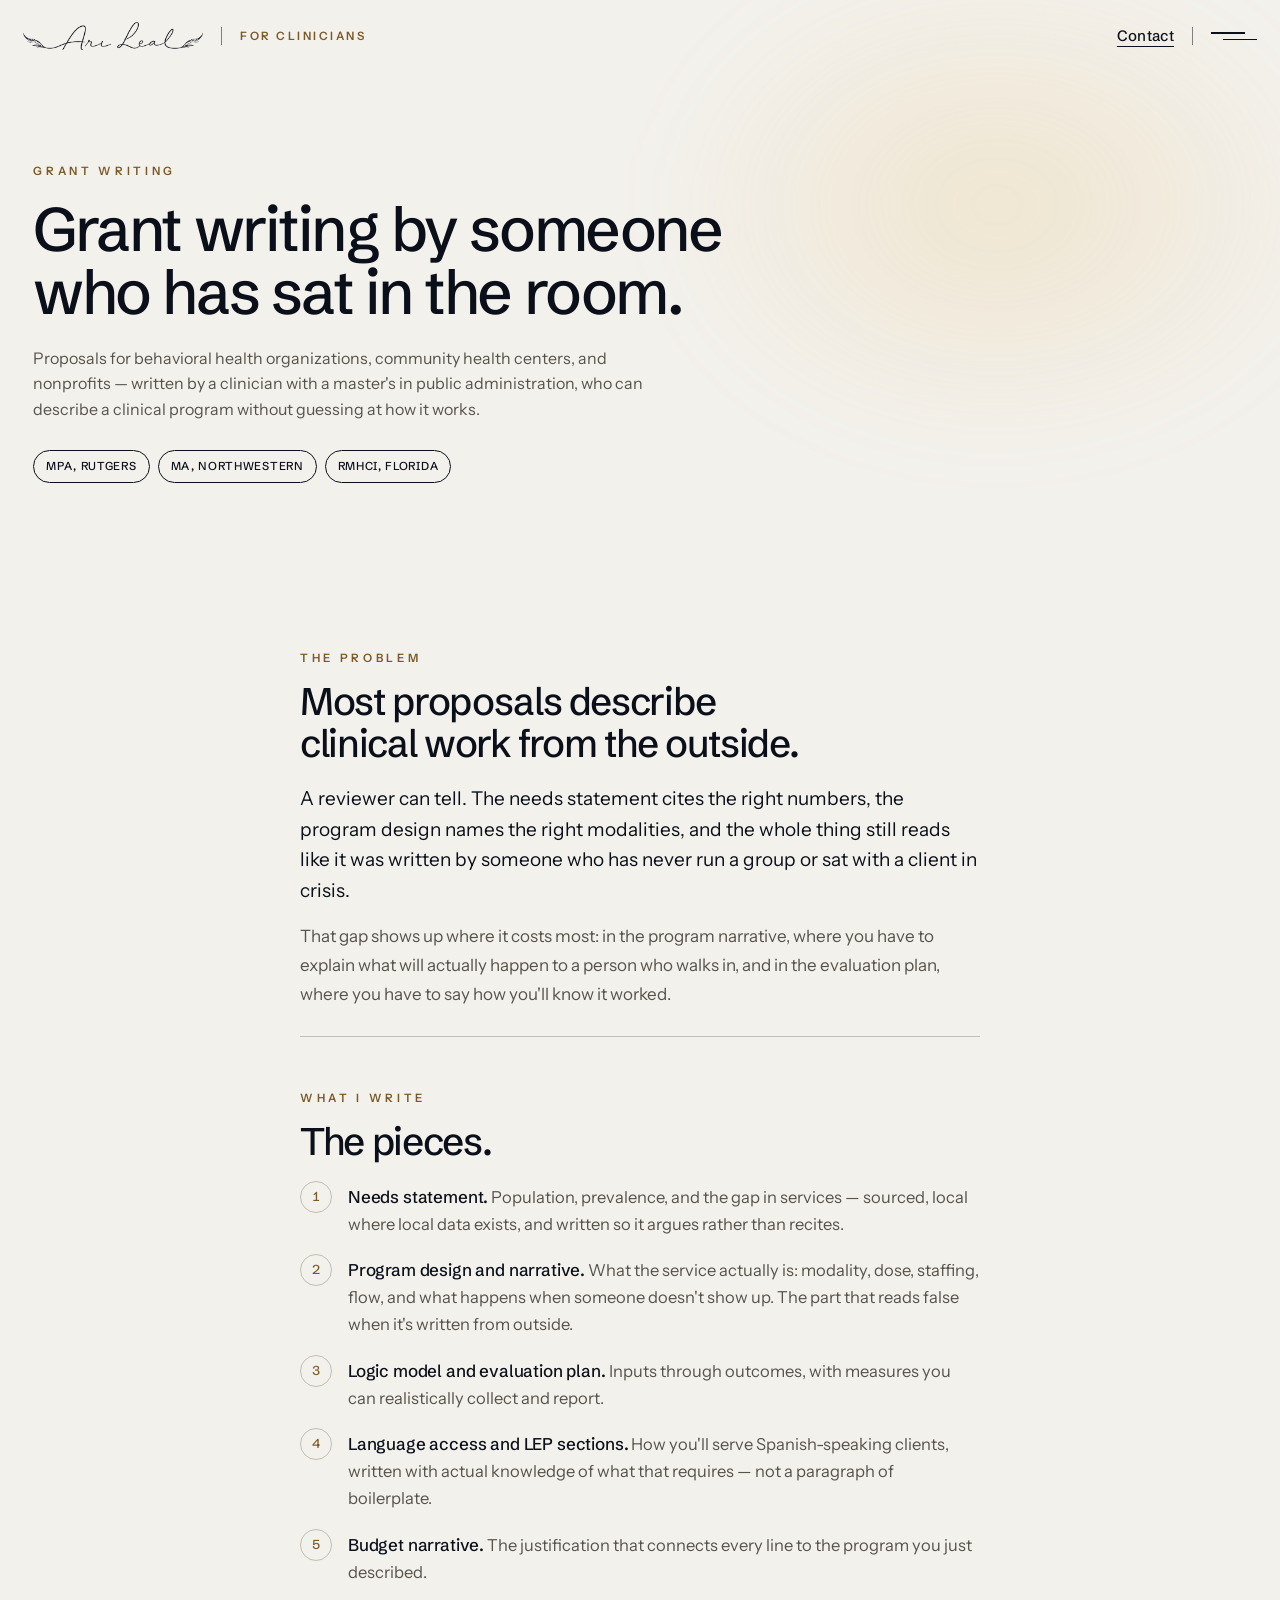
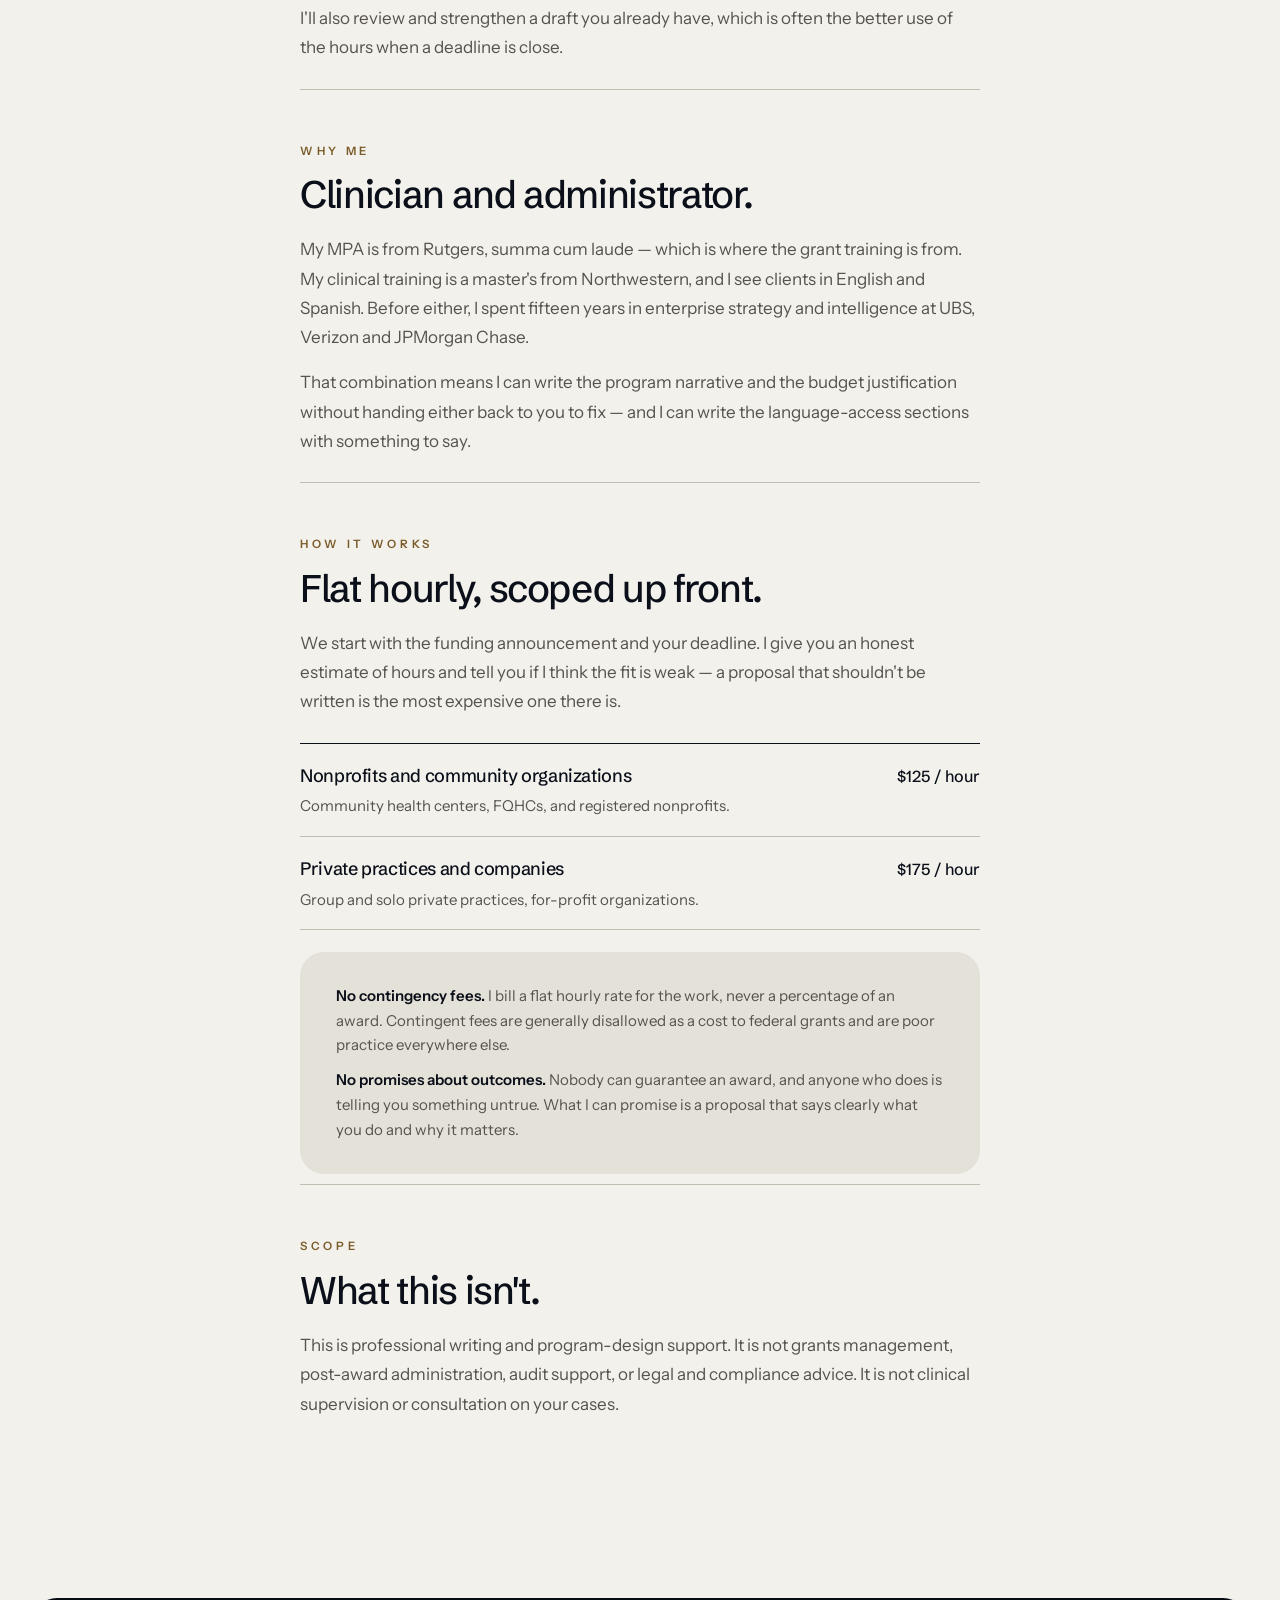
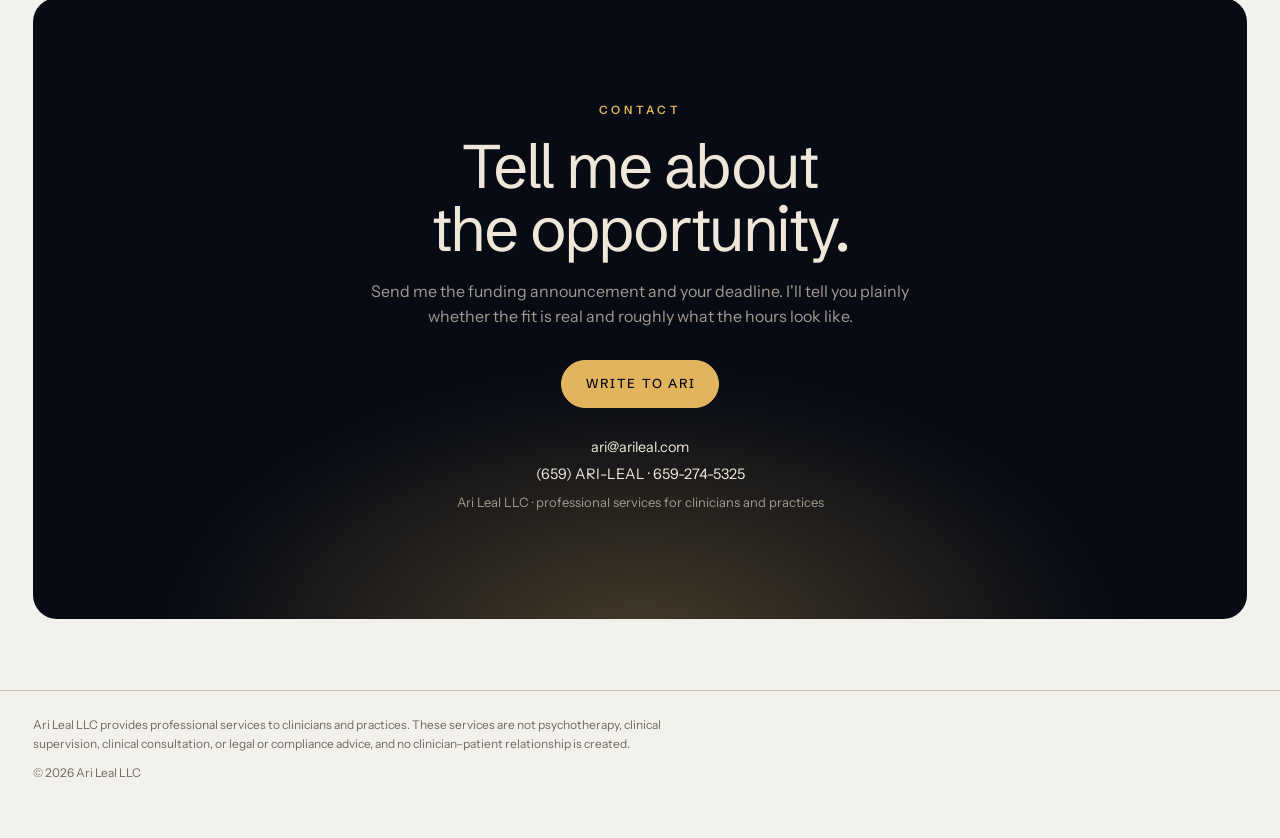
<file: grant-writing.html>
<!DOCTYPE html>
<html lang="en">
<head>
<meta charset="UTF-8">
<meta name="viewport" content="width=device-width, initial-scale=1.0">
<title>Grant Writing for Behavioral Health &middot; Ari Leal for Clinicians</title>
<meta name="description" content="Grant writing for behavioral health organizations, community health centers and nonprofits — by a clinician with an MPA. Needs statements, program design, evaluation plans, language-access sections. Flat hourly.">
<link rel="preconnect" href="https://fonts.googleapis.com">
<link rel="preconnect" href="https://fonts.gstatic.com" crossorigin>
<link rel="stylesheet" href="https://fonts.googleapis.com/css2?family=Schibsted+Grotesk:wght@400;500;600;700;800&family=Instrument+Sans:ital,wght@0,400;0,500;0,600;1,400&display=swap">
<link rel="stylesheet" href="styles.css?v=2">
<link rel="icon" href="favicon.ico" sizes="any">
<link rel="icon" type="image/png" sizes="32x32" href="assets/favicon-32.png">
<link rel="icon" type="image/png" sizes="16x16" href="assets/favicon-16.png">
<link rel="apple-touch-icon" href="assets/apple-touch-icon.png">
<meta name="theme-color" content="#F3F1EC">
<meta property="og:type" content="website">
<meta property="og:site_name" content="Ari Leal — For Clinicians">
<meta property="og:title" content="Grant Writing for Behavioral Health · Ari Leal for Clinicians">
<meta property="og:description" content="Grant writing for behavioral health organizations, community health centers and nonprofits — by a clinician with an MPA. Needs statements, program design, evaluation plans, language-access sections. Flat hourly.">
<meta property="og:image" content="https://clinicians.arileal.com/assets/og-image.jpg">
<meta property="og:image:width" content="1200">
<meta property="og:image:height" content="630">
<meta property="og:url" content="https://clinicians.arileal.com/grant-writing.html">
<meta name="twitter:card" content="summary_large_image">
<meta name="twitter:title" content="Grant Writing for Behavioral Health · Ari Leal for Clinicians">
<meta name="twitter:description" content="Grant writing for behavioral health organizations, community health centers and nonprofits — by a clinician with an MPA. Needs statements, program design, evaluation plans, language-access sections. Flat hourly.">
<meta name="twitter:image" content="https://clinicians.arileal.com/assets/og-image.jpg">
</head>
<body>

<nav class="top" aria-label="Primary">
  <div class="nav-l">
    <a class="sig" href="index.html" aria-label="Ari Leal, for clinicians, home">
      <img class="sig-ink" src="assets/signature-ink.png" alt="Ari Leal">
      <img class="sig-light" src="assets/signature.png" alt="" aria-hidden="true">
    </a>
    <span class="bar"></span>
    <span class="wm-sub">For Clinicians</span>
  </div>
  <div class="nav-r">
    <a class="talk" href="#contact">Contact</a>
    <span class="bar"></span>
    <button class="burger" id="burger" type="button" aria-label="Menu" aria-expanded="false" aria-controls="menu"><i></i><i></i></button>
  </div>
</nav>

<div class="menu menu--long" id="menu" aria-hidden="true" inert>
  <div>
    <ul>
      <li><a href="creative.html">Creative</a></li>
      <li><a href="forms.html">Forms</a></li>
      <li><a href="grant-writing.html">Grant Writing</a></li>
      <li><a href="manuals.html">Manuals</a></li>
      <li><a href="spanish-materials.html">Spanish Materials</a></li>
      <li><a href="tools.html">Tools</a></li>
      <li><a href="index.html#about">About</a></li>
      <li><a href="#contact">Contact</a></li>
      <li><a href="https://www.arileal.com">arileal.com <small>Coaching</small></a></li>
    </ul>
    <div class="menu-foot"><span>ari@arileal.com</span><span>Ari Leal LLC &middot; professional services for clinicians and practices</span></div>
  </div>
</div>


<section class="panel" id="c-hero" data-tone="light">
  <div class="wrap">
    <p class="eyebrow rv">Grant Writing</p>
    <h1 class="rv">Grant writing by someone who has sat in the room.</h1>
    <p class="lede rv">Proposals for behavioral health organizations, community health centers, and nonprofits &mdash; written by a clinician with a master's in public administration, who can describe a clinical program without guessing at how it works.</p>
    <div class="creds rv">
      <span>MPA, Rutgers</span>
      <span>MA, Northwestern</span>
      <span>RMHCI, Florida</span>
    </div>
  </div>
</section>

<section class="panel c-body" data-tone="light">
  <div class="wrap"><div class="c-col">

    <div class="c-beat">
      <p class="eyebrow">The problem</p>
      <h2>Most proposals describe clinical work from the outside.</h2>
      <p class="lead">A reviewer can tell. The needs statement cites the right numbers, the program design names the right modalities, and the whole thing still reads like it was written by someone who has never run a group or sat with a client in crisis.</p>
      <p>That gap shows up where it costs most: in the program narrative, where you have to explain what will actually happen to a person who walks in, and in the evaluation plan, where you have to say how you'll know it worked.</p>
    </div>

    <div class="c-beat">
      <p class="eyebrow">What I write</p>
      <h2>The pieces.</h2>
      <ol>
        <li><b>Needs statement.</b> Population, prevalence, and the gap in services &mdash; sourced, local where local data exists, and written so it argues rather than recites.</li>
        <li><b>Program design and narrative.</b> What the service actually is: modality, dose, staffing, flow, and what happens when someone doesn't show up. The part that reads false when it's written from outside.</li>
        <li><b>Logic model and evaluation plan.</b> Inputs through outcomes, with measures you can realistically collect and report.</li>
        <li><b>Language access and LEP sections.</b> How you'll serve Spanish-speaking clients, written with actual knowledge of what that requires &mdash; not a paragraph of boilerplate.</li>
        <li><b>Budget narrative.</b> The justification that connects every line to the program you just described.</li>
      </ol>
      <p>I'll also review and strengthen a draft you already have, which is often the better use of the hours when a deadline is close.</p>
    </div>

    <div class="c-beat">
      <p class="eyebrow">Why me</p>
      <h2>Clinician and administrator.</h2>
      <p>My MPA is from Rutgers, summa cum laude &mdash; which is where the grant training is from. My clinical training is a master's from Northwestern, and I see clients in English and Spanish. Before either, I spent fifteen years in enterprise strategy and intelligence at UBS, Verizon and JPMorgan Chase.</p>
      <p>That combination means I can write the program narrative and the budget justification without handing either back to you to fix &mdash; and I can write the language-access sections with something to say.</p>
    </div>

    <div class="c-beat">
      <p class="eyebrow">How it works</p>
      <h2>Flat hourly, scoped up front.</h2>
      <p>We start with the funding announcement and your deadline. I give you an honest estimate of hours and tell you if I think the fit is weak &mdash; a proposal that shouldn't be written is the most expensive one there is.</p>
      <div class="prices">
        <div class="price-row">
          <div><div class="pname">Nonprofits and community organizations</div><div class="pdesc">Community health centers, FQHCs, and registered nonprofits.</div></div>
          <div class="pfig">$125 / hour</div>
        </div>
        <div class="price-row">
          <div><div class="pname">Private practices and companies</div><div class="pdesc">Group and solo private practices, for-profit organizations.</div></div>
          <div class="pfig">$175 / hour</div>
        </div>
      </div>

      <div class="notebox">
        <p><b>No contingency fees.</b> I bill a flat hourly rate for the work, never a percentage of an award. Contingent fees are generally disallowed as a cost to federal grants and are poor practice everywhere else.</p>
        <p><b>No promises about outcomes.</b> Nobody can guarantee an award, and anyone who does is telling you something untrue. What I can promise is a proposal that says clearly what you do and why it matters.</p>
      </div>
    </div>

    <div class="c-beat">
      <p class="eyebrow">Scope</p>
      <h2>What this isn't.</h2>
      <p>This is professional writing and program-design support. It is not grants management, post-award administration, audit support, or legal and compliance advice. It is not clinical supervision or consultation on your cases.</p>
    </div>

  </div></div>
</section>
<section class="panel" id="contact" data-tone="light">
  <div class="night-card" data-tone="dark">
    <div class="begin-inner">
        <p class="eyebrow">Contact</p>
        <h2>Tell me about the opportunity.</h2>
        <p class="lede">Send me the funding announcement and your deadline. I'll tell you plainly whether the fit is real and roughly what the hours look like.</p>
        <p class="cta-row">
          <a class="pill pill--solid mag" href="mailto:ari@arileal.com?subject=Clinician%20services">Write to Ari</a>
        </p>
        <p class="reach">
          <a href="mailto:ari@arileal.com">ari@arileal.com</a><br>
          <a href="tel:+16592745325">(659) ARI-LEAL &middot; 659-274-5325</a><br>
          <span class="dim">Ari Leal LLC &middot; professional services for clinicians and practices</span>
        </p>
    </div>
  </div>
</section>

<footer class="site-foot">
  <div class="shell foot-min">
    <p class="legal">Ari Leal LLC provides professional services to clinicians and practices. These services are not psychotherapy, clinical supervision, clinical consultation, or legal or compliance advice, and no clinician&ndash;patient relationship is created.</p>
    <p class="legal">&copy; 2026 Ari Leal LLC</p>
  </div>
</footer>

<script>
(function(){
  var root=document.documentElement, body=document.body; root.classList.add('js');
  var reduce=window.matchMedia('(prefers-reduced-motion: reduce)').matches;
  var fine=window.matchMedia('(hover: hover) and (pointer: fine)').matches;

  /* reveals */
  var panels=[].slice.call(document.querySelectorAll('.panel'));
  if('IntersectionObserver' in window){
    var io=new IntersectionObserver(function(es){es.forEach(function(e){
      if(e.isIntersecting){e.target.classList.add('is-in');io.unobserve(e.target);}
    });},{threshold:0,rootMargin:'0px 0px -10% 0px'});
    panels.forEach(function(p){io.observe(p);});
  }else{panels.forEach(function(p){p.classList.add('is-in');});}
  if(panels[0])panels[0].classList.add('is-in');

  /* nav: light over night, a soft fade once the page moves */
  var darks=[].slice.call(document.querySelectorAll('[data-tone="dark"]'));
  function paint(){
    var dark=false, full=false;
    for(var i=0;i<darks.length;i++){var r=darks[i].getBoundingClientRect();
      if(r.top<=40&&r.bottom>=40){dark=true;full=!darks[i].classList.contains('night-card');break;}}
    body.classList.toggle('dark-nav',dark);
    body.classList.toggle('scrolled',window.scrollY>24&&(!dark||full));
  }
  var tick=false;
  window.addEventListener('scroll',function(){if(!tick){tick=true;requestAnimationFrame(function(){tick=false;paint();});}},{passive:true});
  window.addEventListener('resize',paint); paint();

  /* menu */
  var burger=document.getElementById('burger'), menuEl=document.getElementById('menu');
  function setMenu(open){
    body.classList.toggle('menu-open',open);
    burger.setAttribute('aria-expanded',open?'true':'false');
    menuEl.setAttribute('aria-hidden',open?'false':'true');
    menuEl.inert=!open;
    if(open){var f=menuEl.querySelector('a');if(f)setTimeout(function(){f.focus({preventScroll:true});},120);}
    else if(document.activeElement&&menuEl.contains(document.activeElement)){burger.focus();}
  }
  burger.addEventListener('click',function(){setMenu(!body.classList.contains('menu-open'));});
  [].slice.call(menuEl.querySelectorAll('a')).forEach(function(a){a.addEventListener('click',function(){setMenu(false);});});
  document.addEventListener('keydown',function(e){if(e.key==='Escape'&&body.classList.contains('menu-open'))setMenu(false);});

  /* magnetic pills: a light spring toward the pointer, fine pointers only */
  if(fine&&!reduce){
    [].slice.call(document.querySelectorAll('.mag')).forEach(function(b){
      var tx=0,ty=0,x=0,y=0,vx=0,vy=0,run=false;
      function step(){
        vx=(vx+(tx-x)*.16)*.72; vy=(vy+(ty-y)*.16)*.72; x+=vx; y+=vy;
        b.style.transform='translate('+x.toFixed(2)+'px,'+y.toFixed(2)+'px)';
        if(Math.abs(tx-x)+Math.abs(ty-y)+Math.abs(vx)+Math.abs(vy)>.05)requestAnimationFrame(step);
        else{run=false;if(!tx&&!ty)b.style.transform='';}
      }
      function kick(){if(!run){run=true;requestAnimationFrame(step);}}
      b.addEventListener('pointermove',function(e){var r=b.getBoundingClientRect();
        tx=(e.clientX-r.left-r.width/2)*.16; ty=(e.clientY-r.top-r.height/2)*.22; kick();});
      b.addEventListener('pointerleave',function(){tx=0;ty=0;kick();});
    });
  }
})();
</script>
</body>
</html>
</file>
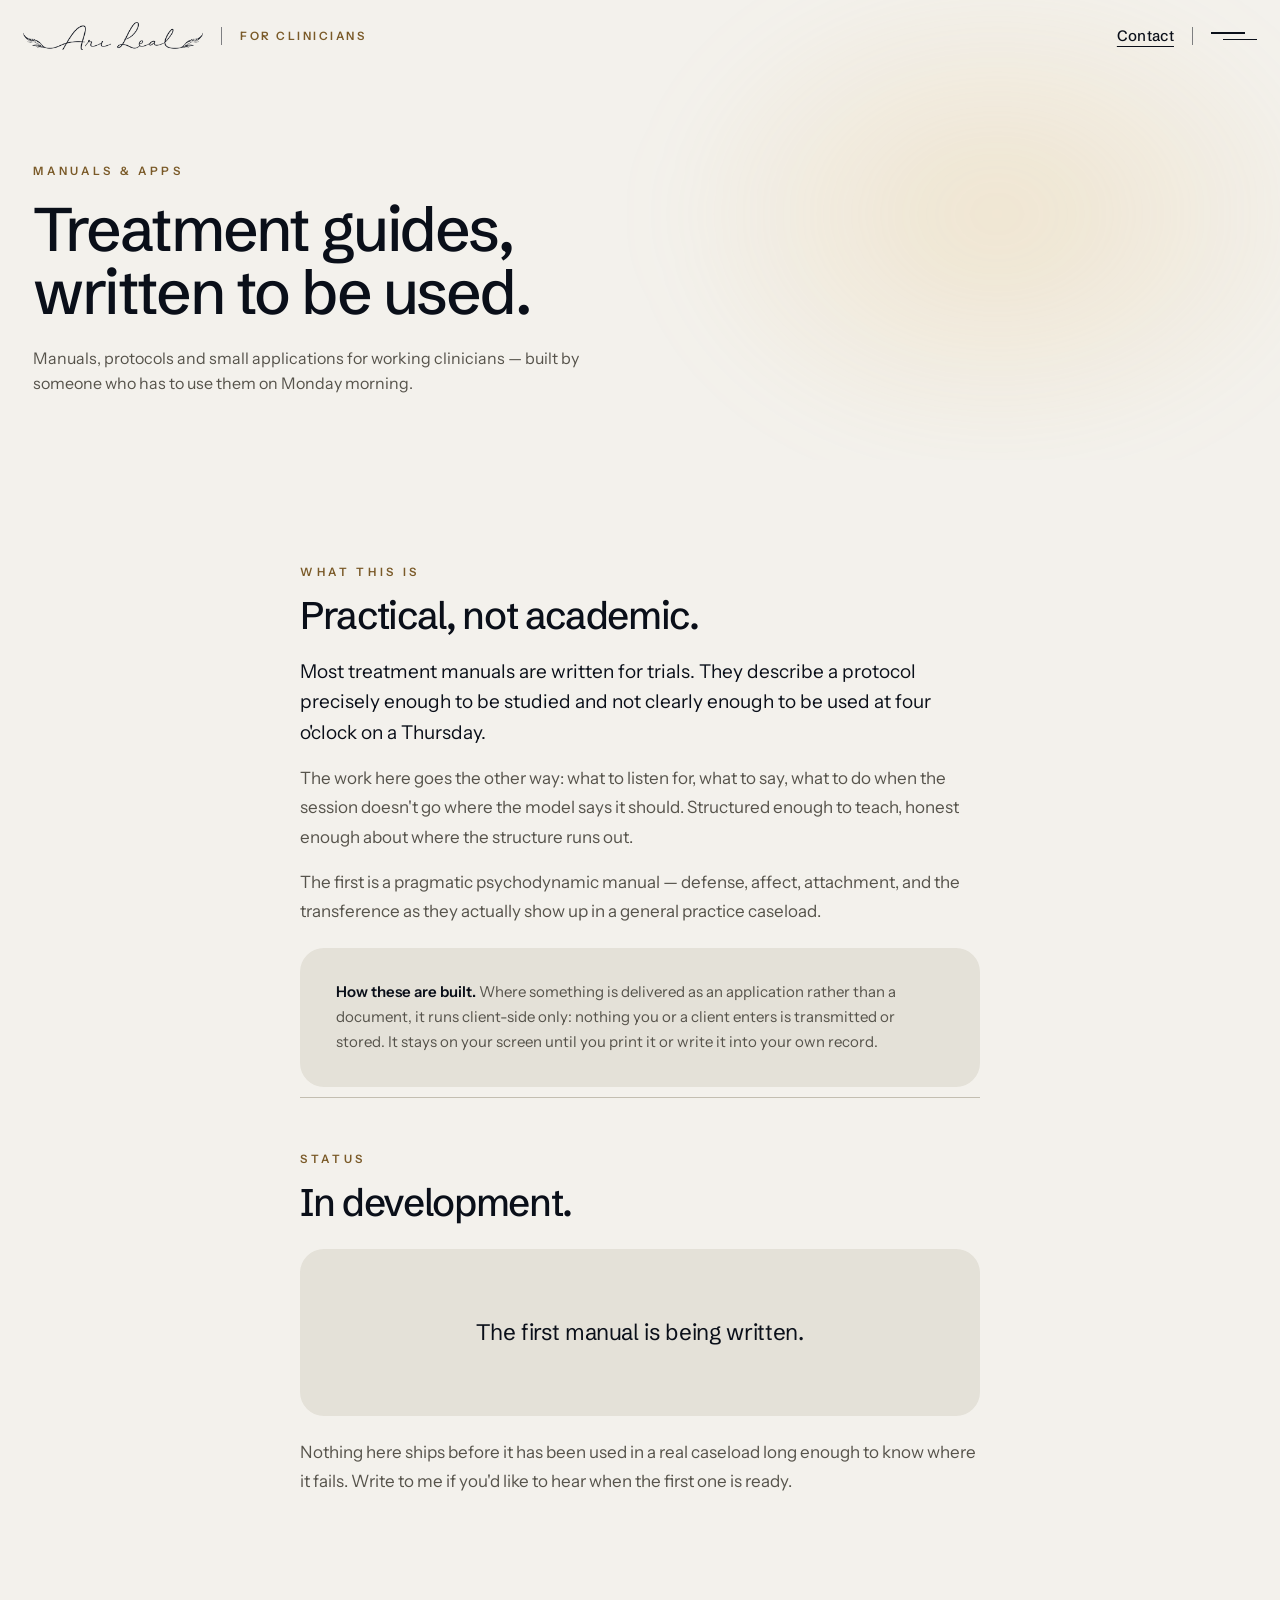
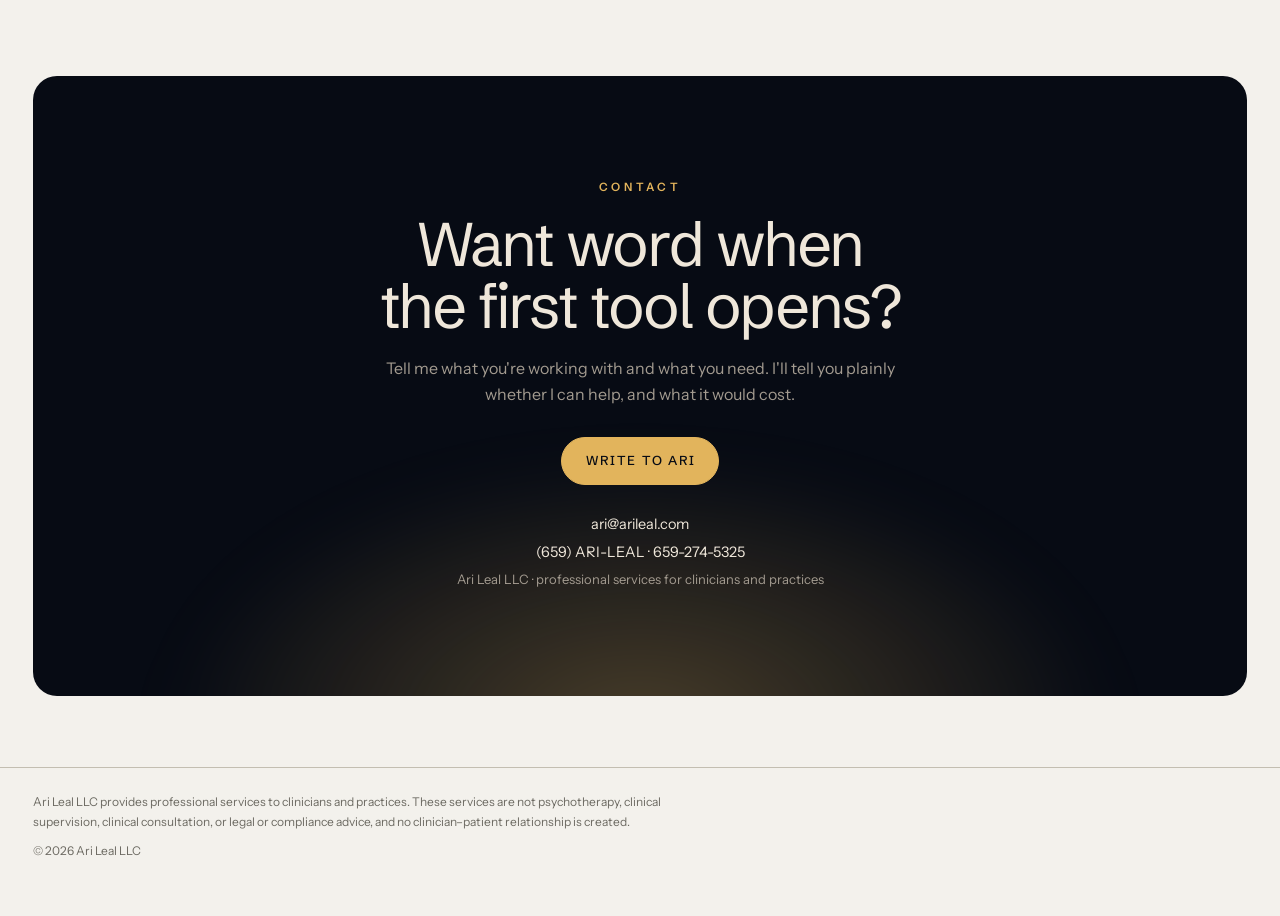
<file: manuals.html>
<!DOCTYPE html>
<html lang="en">
<head>
<meta charset="UTF-8">
<meta name="viewport" content="width=device-width, initial-scale=1.0">
<title>Manuals &amp; Apps &middot; Ari Leal for Clinicians</title>
<meta name="description" content="Treatment manuals, protocols and small applications for working clinicians — beginning with a pragmatic psychodynamic manual. In development.">
<link rel="preconnect" href="https://fonts.googleapis.com">
<link rel="preconnect" href="https://fonts.gstatic.com" crossorigin>
<link rel="stylesheet" href="https://fonts.googleapis.com/css2?family=Schibsted+Grotesk:wght@400;500;600;700;800&family=Instrument+Sans:ital,wght@0,400;0,500;0,600;1,400&display=swap">
<link rel="stylesheet" href="styles.css?v=2">
<link rel="icon" href="favicon.ico" sizes="any">
<link rel="icon" type="image/png" sizes="32x32" href="assets/favicon-32.png">
<link rel="icon" type="image/png" sizes="16x16" href="assets/favicon-16.png">
<link rel="apple-touch-icon" href="assets/apple-touch-icon.png">
<meta name="theme-color" content="#F3F1EC">
<meta property="og:type" content="website">
<meta property="og:site_name" content="Ari Leal — For Clinicians">
<meta property="og:title" content="Manuals & Apps · Ari Leal for Clinicians">
<meta property="og:description" content="Treatment manuals, protocols and small applications for working clinicians — beginning with a pragmatic psychodynamic manual. In development.">
<meta property="og:image" content="https://clinicians.arileal.com/assets/og-image.jpg">
<meta property="og:image:width" content="1200">
<meta property="og:image:height" content="630">
<meta property="og:url" content="https://clinicians.arileal.com/manuals.html">
<meta name="twitter:card" content="summary_large_image">
<meta name="twitter:title" content="Manuals & Apps · Ari Leal for Clinicians">
<meta name="twitter:description" content="Treatment manuals, protocols and small applications for working clinicians — beginning with a pragmatic psychodynamic manual. In development.">
<meta name="twitter:image" content="https://clinicians.arileal.com/assets/og-image.jpg">
</head>
<body>

<nav class="top" aria-label="Primary">
  <div class="nav-l">
    <a class="sig" href="index.html" aria-label="Ari Leal, for clinicians, home">
      <img class="sig-ink" src="assets/signature-ink.png" alt="Ari Leal">
      <img class="sig-light" src="assets/signature.png" alt="" aria-hidden="true">
    </a>
    <span class="bar"></span>
    <span class="wm-sub">For Clinicians</span>
  </div>
  <div class="nav-r">
    <a class="talk" href="#contact">Contact</a>
    <span class="bar"></span>
    <button class="burger" id="burger" type="button" aria-label="Menu" aria-expanded="false" aria-controls="menu"><i></i><i></i></button>
  </div>
</nav>

<div class="menu menu--long" id="menu" aria-hidden="true" inert>
  <div>
    <ul>
      <li><a href="creative.html">Creative</a></li>
      <li><a href="forms.html">Forms</a></li>
      <li><a href="grant-writing.html">Grant Writing</a></li>
      <li><a href="manuals.html">Manuals</a></li>
      <li><a href="spanish-materials.html">Spanish Materials</a></li>
      <li><a href="tools.html">Tools</a></li>
      <li><a href="index.html#about">About</a></li>
      <li><a href="#contact">Contact</a></li>
      <li><a href="https://www.arileal.com">arileal.com <small>Coaching</small></a></li>
    </ul>
    <div class="menu-foot"><span>ari@arileal.com</span><span>Ari Leal LLC &middot; professional services for clinicians and practices</span></div>
  </div>
</div>


<section class="panel" id="c-hero" data-tone="light">
  <div class="wrap">
    <p class="eyebrow rv">Manuals &amp; Apps</p>
    <h1 class="rv">Treatment guides, written to be used.</h1>
    <p class="lede rv">Manuals, protocols and small applications for working clinicians &mdash; built by someone who has to use them on Monday morning.</p>
  </div>
</section>

<section class="panel c-body" data-tone="light">
  <div class="wrap"><div class="c-col">

    <div class="c-beat">
      <p class="eyebrow">What this is</p>
      <h2>Practical, not academic.</h2>
      <p class="lead">Most treatment manuals are written for trials. They describe a protocol precisely enough to be studied and not clearly enough to be used at four o'clock on a Thursday.</p>
      <p>The work here goes the other way: what to listen for, what to say, what to do when the session doesn't go where the model says it should. Structured enough to teach, honest enough about where the structure runs out.</p>
      <p>The first is a pragmatic psychodynamic manual &mdash; defense, affect, attachment, and the transference as they actually show up in a general practice caseload.</p>
      <div class="notebox">
        <p><b>How these are built.</b> Where something is delivered as an application rather than a document, it runs client-side only: nothing you or a client enters is transmitted or stored. It stays on your screen until you print it or write it into your own record.</p>
      </div>
    </div>

    <div class="c-beat">
      <p class="eyebrow">Status</p>
      <h2>In development.</h2>
      <div class="empty-shelf">
        <p>The first manual is being written.</p>
      </div>
      <p style="margin-top:22px">Nothing here ships before it has been used in a real caseload long enough to know where it fails. Write to me if you'd like to hear when the first one is ready.</p>
    </div>

  </div></div>
</section>
<section class="panel" id="contact" data-tone="light">
  <div class="night-card" data-tone="dark">
    <div class="begin-inner">
        <p class="eyebrow">Contact</p>
        <h2>Want word when the first tool opens?</h2>
        <p class="lede">Tell me what you're working with and what you need. I'll tell you plainly whether I can help, and what it would cost.</p>
        <p class="cta-row">
          <a class="pill pill--solid mag" href="mailto:ari@arileal.com?subject=Clinician%20services">Write to Ari</a>
        </p>
        <p class="reach">
          <a href="mailto:ari@arileal.com">ari@arileal.com</a><br>
          <a href="tel:+16592745325">(659) ARI-LEAL &middot; 659-274-5325</a><br>
          <span class="dim">Ari Leal LLC &middot; professional services for clinicians and practices</span>
        </p>
    </div>
  </div>
</section>

<footer class="site-foot">
  <div class="shell foot-min">
    <p class="legal">Ari Leal LLC provides professional services to clinicians and practices. These services are not psychotherapy, clinical supervision, clinical consultation, or legal or compliance advice, and no clinician&ndash;patient relationship is created.</p>
    <p class="legal">&copy; 2026 Ari Leal LLC</p>
  </div>
</footer>

<script>
(function(){
  var root=document.documentElement, body=document.body; root.classList.add('js');
  var reduce=window.matchMedia('(prefers-reduced-motion: reduce)').matches;
  var fine=window.matchMedia('(hover: hover) and (pointer: fine)').matches;

  /* reveals */
  var panels=[].slice.call(document.querySelectorAll('.panel'));
  if('IntersectionObserver' in window){
    var io=new IntersectionObserver(function(es){es.forEach(function(e){
      if(e.isIntersecting){e.target.classList.add('is-in');io.unobserve(e.target);}
    });},{threshold:0,rootMargin:'0px 0px -10% 0px'});
    panels.forEach(function(p){io.observe(p);});
  }else{panels.forEach(function(p){p.classList.add('is-in');});}
  if(panels[0])panels[0].classList.add('is-in');

  /* nav: light over night, a soft fade once the page moves */
  var darks=[].slice.call(document.querySelectorAll('[data-tone="dark"]'));
  function paint(){
    var dark=false, full=false;
    for(var i=0;i<darks.length;i++){var r=darks[i].getBoundingClientRect();
      if(r.top<=40&&r.bottom>=40){dark=true;full=!darks[i].classList.contains('night-card');break;}}
    body.classList.toggle('dark-nav',dark);
    body.classList.toggle('scrolled',window.scrollY>24&&(!dark||full));
  }
  var tick=false;
  window.addEventListener('scroll',function(){if(!tick){tick=true;requestAnimationFrame(function(){tick=false;paint();});}},{passive:true});
  window.addEventListener('resize',paint); paint();

  /* menu */
  var burger=document.getElementById('burger'), menuEl=document.getElementById('menu');
  function setMenu(open){
    body.classList.toggle('menu-open',open);
    burger.setAttribute('aria-expanded',open?'true':'false');
    menuEl.setAttribute('aria-hidden',open?'false':'true');
    menuEl.inert=!open;
    if(open){var f=menuEl.querySelector('a');if(f)setTimeout(function(){f.focus({preventScroll:true});},120);}
    else if(document.activeElement&&menuEl.contains(document.activeElement)){burger.focus();}
  }
  burger.addEventListener('click',function(){setMenu(!body.classList.contains('menu-open'));});
  [].slice.call(menuEl.querySelectorAll('a')).forEach(function(a){a.addEventListener('click',function(){setMenu(false);});});
  document.addEventListener('keydown',function(e){if(e.key==='Escape'&&body.classList.contains('menu-open'))setMenu(false);});

  /* magnetic pills: a light spring toward the pointer, fine pointers only */
  if(fine&&!reduce){
    [].slice.call(document.querySelectorAll('.mag')).forEach(function(b){
      var tx=0,ty=0,x=0,y=0,vx=0,vy=0,run=false;
      function step(){
        vx=(vx+(tx-x)*.16)*.72; vy=(vy+(ty-y)*.16)*.72; x+=vx; y+=vy;
        b.style.transform='translate('+x.toFixed(2)+'px,'+y.toFixed(2)+'px)';
        if(Math.abs(tx-x)+Math.abs(ty-y)+Math.abs(vx)+Math.abs(vy)>.05)requestAnimationFrame(step);
        else{run=false;if(!tx&&!ty)b.style.transform='';}
      }
      function kick(){if(!run){run=true;requestAnimationFrame(step);}}
      b.addEventListener('pointermove',function(e){var r=b.getBoundingClientRect();
        tx=(e.clientX-r.left-r.width/2)*.16; ty=(e.clientY-r.top-r.height/2)*.22; kick();});
      b.addEventListener('pointerleave',function(){tx=0;ty=0;kick();});
    });
  }
})();
</script>
</body>
</html>
</file>
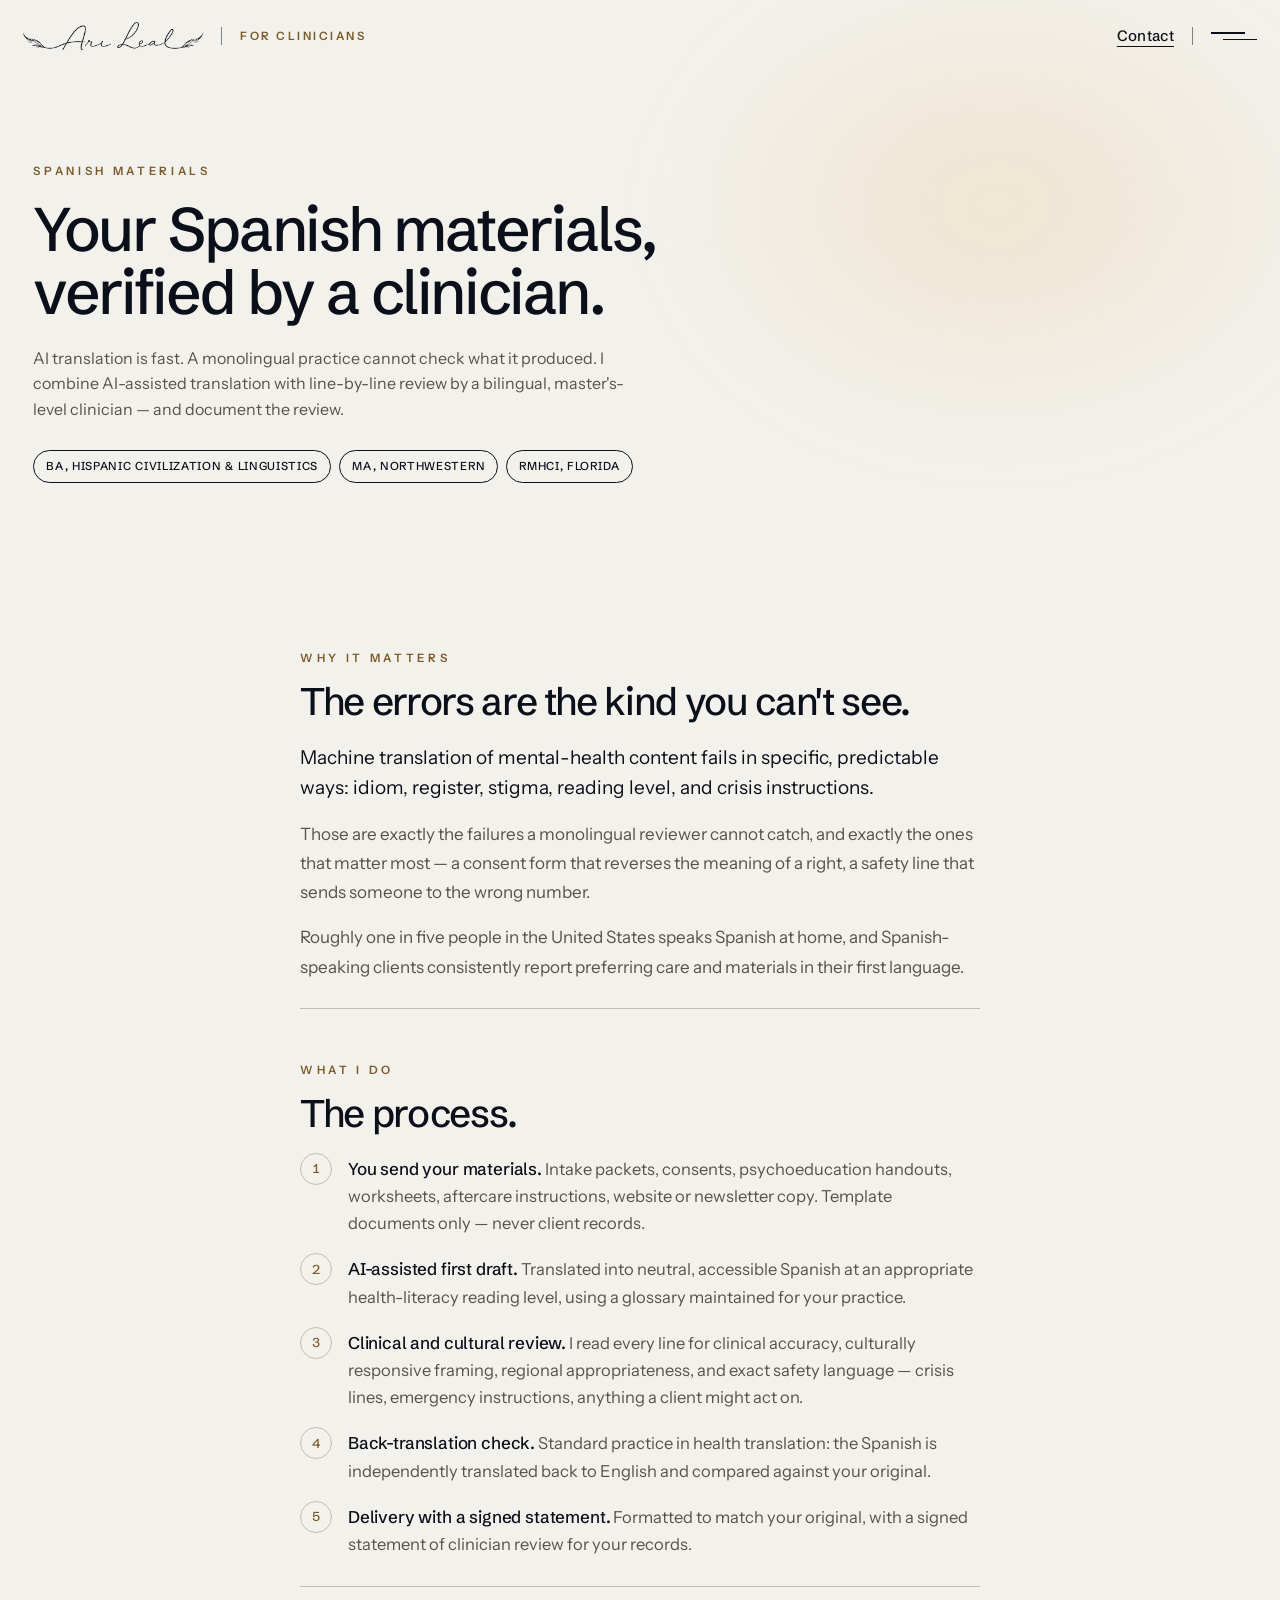
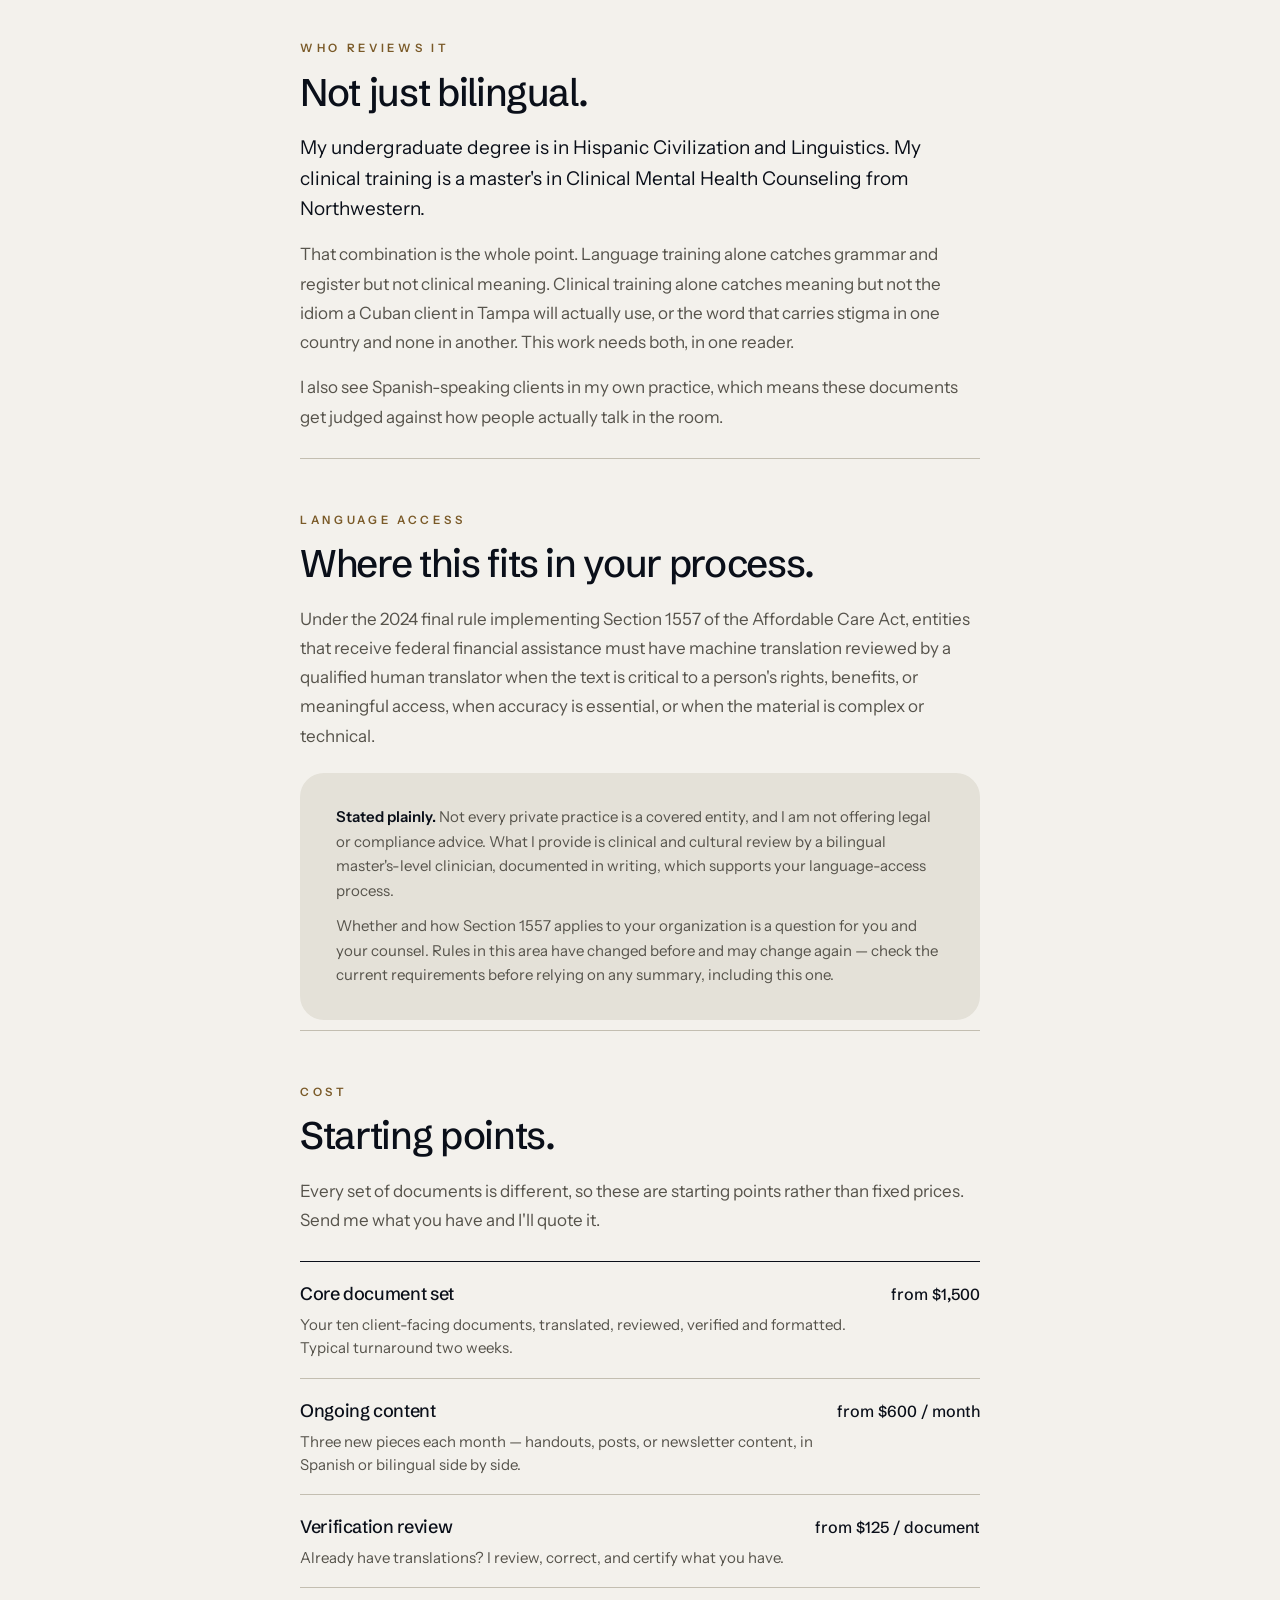
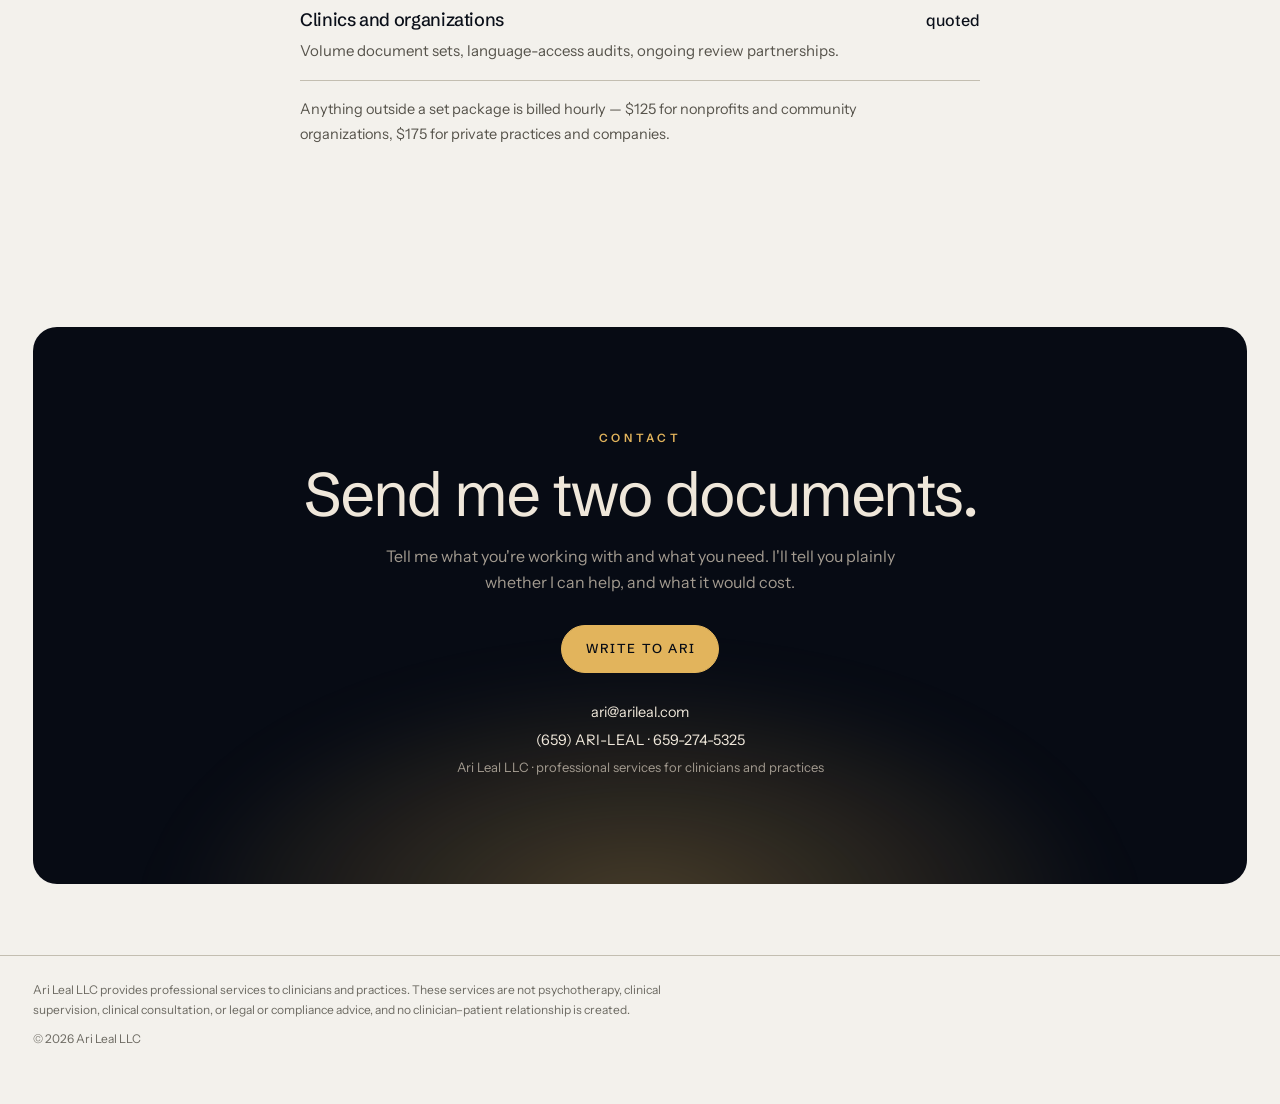
<file: spanish-materials.html>
<!DOCTYPE html>
<html lang="en">
<head>
<meta charset="UTF-8">
<meta name="viewport" content="width=device-width, initial-scale=1.0">
<title>Clinician-Verified Spanish Materials &middot; Ari Leal for Clinicians</title>
<meta name="description" content="AI-assisted Spanish translation of your practice materials, reviewed line by line by a bilingual master's-level clinician and delivered with a signed statement of review. From $1,500.">
<link rel="preconnect" href="https://fonts.googleapis.com">
<link rel="preconnect" href="https://fonts.gstatic.com" crossorigin>
<link rel="stylesheet" href="https://fonts.googleapis.com/css2?family=Schibsted+Grotesk:wght@400;500;600;700;800&family=Instrument+Sans:ital,wght@0,400;0,500;0,600;1,400&display=swap">
<link rel="stylesheet" href="styles.css?v=2">
<link rel="icon" href="favicon.ico" sizes="any">
<link rel="icon" type="image/png" sizes="32x32" href="assets/favicon-32.png">
<link rel="icon" type="image/png" sizes="16x16" href="assets/favicon-16.png">
<link rel="apple-touch-icon" href="assets/apple-touch-icon.png">
<meta name="theme-color" content="#F3F1EC">
<meta property="og:type" content="website">
<meta property="og:site_name" content="Ari Leal — For Clinicians">
<meta property="og:title" content="Clinician-Verified Spanish Materials · Ari Leal for Clinicians">
<meta property="og:description" content="AI-assisted Spanish translation of your practice materials, reviewed line by line by a bilingual master's-level clinician and delivered with a signed statement of review. From $1,500.">
<meta property="og:image" content="https://clinicians.arileal.com/assets/og-image.jpg">
<meta property="og:image:width" content="1200">
<meta property="og:image:height" content="630">
<meta property="og:url" content="https://clinicians.arileal.com/spanish-materials.html">
<meta name="twitter:card" content="summary_large_image">
<meta name="twitter:title" content="Clinician-Verified Spanish Materials · Ari Leal for Clinicians">
<meta name="twitter:description" content="AI-assisted Spanish translation of your practice materials, reviewed line by line by a bilingual master's-level clinician and delivered with a signed statement of review. From $1,500.">
<meta name="twitter:image" content="https://clinicians.arileal.com/assets/og-image.jpg">
</head>
<body>

<nav class="top" aria-label="Primary">
  <div class="nav-l">
    <a class="sig" href="index.html" aria-label="Ari Leal, for clinicians, home">
      <img class="sig-ink" src="assets/signature-ink.png" alt="Ari Leal">
      <img class="sig-light" src="assets/signature.png" alt="" aria-hidden="true">
    </a>
    <span class="bar"></span>
    <span class="wm-sub">For Clinicians</span>
  </div>
  <div class="nav-r">
    <a class="talk" href="#contact">Contact</a>
    <span class="bar"></span>
    <button class="burger" id="burger" type="button" aria-label="Menu" aria-expanded="false" aria-controls="menu"><i></i><i></i></button>
  </div>
</nav>

<div class="menu menu--long" id="menu" aria-hidden="true" inert>
  <div>
    <ul>
      <li><a href="creative.html">Creative</a></li>
      <li><a href="forms.html">Forms</a></li>
      <li><a href="grant-writing.html">Grant Writing</a></li>
      <li><a href="manuals.html">Manuals</a></li>
      <li><a href="spanish-materials.html">Spanish Materials</a></li>
      <li><a href="tools.html">Tools</a></li>
      <li><a href="index.html#about">About</a></li>
      <li><a href="#contact">Contact</a></li>
      <li><a href="https://www.arileal.com">arileal.com <small>Coaching</small></a></li>
    </ul>
    <div class="menu-foot"><span>ari@arileal.com</span><span>Ari Leal LLC &middot; professional services for clinicians and practices</span></div>
  </div>
</div>

<section class="panel" id="c-hero" data-tone="light">
  <div class="wrap">
    <p class="eyebrow rv">Spanish Materials</p>
    <h1 class="rv">Your Spanish materials, verified by a clinician.</h1>
    <p class="lede rv">AI translation is fast. A monolingual practice cannot check what it produced. I combine AI-assisted translation with line-by-line review by a bilingual, master's-level clinician &mdash; and document the review.</p>
    <div class="creds rv">
      <span>BA, Hispanic Civilization &amp; Linguistics</span>
      <span>MA, Northwestern</span>
      <span>RMHCI, Florida</span>
    </div>
  </div>
</section>

<section class="panel c-body" data-tone="light">
  <div class="wrap"><div class="c-col">

    <div class="c-beat">
      <p class="eyebrow">Why it matters</p>
      <h2>The errors are the kind you can't see.</h2>
      <p class="lead">Machine translation of mental-health content fails in specific, predictable ways: idiom, register, stigma, reading level, and crisis instructions.</p>
      <p>Those are exactly the failures a monolingual reviewer cannot catch, and exactly the ones that matter most &mdash; a consent form that reverses the meaning of a right, a safety line that sends someone to the wrong number.</p>
      <p>Roughly one in five people in the United States speaks Spanish at home, and Spanish-speaking clients consistently report preferring care and materials in their first language.</p>
    </div>

    <div class="c-beat">
      <p class="eyebrow">What I do</p>
      <h2>The process.</h2>
      <ol>
        <li><b>You send your materials.</b> Intake packets, consents, psychoeducation handouts, worksheets, aftercare instructions, website or newsletter copy. Template documents only &mdash; never client records.</li>
        <li><b>AI-assisted first draft.</b> Translated into neutral, accessible Spanish at an appropriate health-literacy reading level, using a glossary maintained for your practice.</li>
        <li><b>Clinical and cultural review.</b> I read every line for clinical accuracy, culturally responsive framing, regional appropriateness, and exact safety language &mdash; crisis lines, emergency instructions, anything a client might act on.</li>
        <li><b>Back-translation check.</b> Standard practice in health translation: the Spanish is independently translated back to English and compared against your original.</li>
        <li><b>Delivery with a signed statement.</b> Formatted to match your original, with a signed statement of clinician review for your records.</li>
      </ol>
    </div>

    <div class="c-beat">
      <p class="eyebrow">Who reviews it</p>
      <h2>Not just bilingual.</h2>
      <p class="lead">My undergraduate degree is in Hispanic Civilization and Linguistics. My clinical training is a master's in Clinical Mental Health Counseling from Northwestern.</p>
      <p>That combination is the whole point. Language training alone catches grammar and register but not clinical meaning. Clinical training alone catches meaning but not the idiom a Cuban client in Tampa will actually use, or the word that carries stigma in one country and none in another. This work needs both, in one reader.</p>
      <p>I also see Spanish-speaking clients in my own practice, which means these documents get judged against how people actually talk in the room.</p>
    </div>

    <div class="c-beat">
      <p class="eyebrow">Language access</p>
      <h2>Where this fits in your process.</h2>
      <p>Under the 2024 final rule implementing Section 1557 of the Affordable Care Act, entities that receive federal financial assistance must have machine translation reviewed by a qualified human translator when the text is critical to a person's rights, benefits, or meaningful access, when accuracy is essential, or when the material is complex or technical.</p>
      <div class="notebox">
        <p><b>Stated plainly.</b> Not every private practice is a covered entity, and I am not offering legal or compliance advice. What I provide is clinical and cultural review by a bilingual master's-level clinician, documented in writing, which supports your language-access process.</p>
        <p>Whether and how Section 1557 applies to your organization is a question for you and your counsel. Rules in this area have changed before and may change again &mdash; check the current requirements before relying on any summary, including this one.</p>
      </div>
    </div>

    <div class="c-beat">
      <p class="eyebrow">Cost</p>
      <h2>Starting points.</h2>
      <p>Every set of documents is different, so these are starting points rather than fixed prices. Send me what you have and I'll quote it.</p>
      <div class="prices">
        <div class="price-row">
          <div><div class="pname">Core document set</div><div class="pdesc">Your ten client-facing documents, translated, reviewed, verified and formatted. Typical turnaround two weeks.</div></div>
          <div class="pfig">from $1,500</div>
        </div>
        <div class="price-row">
          <div><div class="pname">Ongoing content</div><div class="pdesc">Three new pieces each month &mdash; handouts, posts, or newsletter content, in Spanish or bilingual side by side.</div></div>
          <div class="pfig">from $600 / month</div>
        </div>
        <div class="price-row">
          <div><div class="pname">Verification review</div><div class="pdesc">Already have translations? I review, correct, and certify what you have.</div></div>
          <div class="pfig">from $125 / document</div>
        </div>
        <div class="price-row">
          <div><div class="pname">Clinics and organizations</div><div class="pdesc">Volume document sets, language-access audits, ongoing review partnerships.</div></div>
          <div class="pfig">quoted</div>
        </div>
      <p class="arcs-note" style="margin-top:16px;font-size:14.5px;color:var(--dim)">Anything outside a set package is billed hourly &mdash; $125 for nonprofits and community organizations, $175 for private practices and companies.</p>
      </div>
    </div>

  </div></div>
</section>

<section class="panel" id="contact" data-tone="light">
  <div class="night-card" data-tone="dark">
    <div class="begin-inner">
        <p class="eyebrow">Contact</p>
        <h2>Send me two documents.</h2>
        <p class="lede">Tell me what you're working with and what you need. I'll tell you plainly whether I can help, and what it would cost.</p>
        <p class="cta-row">
          <a class="pill pill--solid mag" href="mailto:ari@arileal.com?subject=Clinician%20services">Write to Ari</a>
        </p>
        <p class="reach">
          <a href="mailto:ari@arileal.com">ari@arileal.com</a><br>
          <a href="tel:+16592745325">(659) ARI-LEAL &middot; 659-274-5325</a><br>
          <span class="dim">Ari Leal LLC &middot; professional services for clinicians and practices</span>
        </p>
    </div>
  </div>
</section>

<footer class="site-foot">
  <div class="shell foot-min">
    <p class="legal">Ari Leal LLC provides professional services to clinicians and practices. These services are not psychotherapy, clinical supervision, clinical consultation, or legal or compliance advice, and no clinician&ndash;patient relationship is created.</p>
    <p class="legal">&copy; 2026 Ari Leal LLC</p>
  </div>
</footer>
<script>
(function(){
  var root=document.documentElement, body=document.body; root.classList.add('js');
  var reduce=window.matchMedia('(prefers-reduced-motion: reduce)').matches;
  var fine=window.matchMedia('(hover: hover) and (pointer: fine)').matches;

  /* reveals */
  var panels=[].slice.call(document.querySelectorAll('.panel'));
  if('IntersectionObserver' in window){
    var io=new IntersectionObserver(function(es){es.forEach(function(e){
      if(e.isIntersecting){e.target.classList.add('is-in');io.unobserve(e.target);}
    });},{threshold:0,rootMargin:'0px 0px -10% 0px'});
    panels.forEach(function(p){io.observe(p);});
  }else{panels.forEach(function(p){p.classList.add('is-in');});}
  if(panels[0])panels[0].classList.add('is-in');

  /* nav: light over night, a soft fade once the page moves */
  var darks=[].slice.call(document.querySelectorAll('[data-tone="dark"]'));
  function paint(){
    var dark=false, full=false;
    for(var i=0;i<darks.length;i++){var r=darks[i].getBoundingClientRect();
      if(r.top<=40&&r.bottom>=40){dark=true;full=!darks[i].classList.contains('night-card');break;}}
    body.classList.toggle('dark-nav',dark);
    body.classList.toggle('scrolled',window.scrollY>24&&(!dark||full));
  }
  var tick=false;
  window.addEventListener('scroll',function(){if(!tick){tick=true;requestAnimationFrame(function(){tick=false;paint();});}},{passive:true});
  window.addEventListener('resize',paint); paint();

  /* menu */
  var burger=document.getElementById('burger'), menuEl=document.getElementById('menu');
  function setMenu(open){
    body.classList.toggle('menu-open',open);
    burger.setAttribute('aria-expanded',open?'true':'false');
    menuEl.setAttribute('aria-hidden',open?'false':'true');
    menuEl.inert=!open;
    if(open){var f=menuEl.querySelector('a');if(f)setTimeout(function(){f.focus({preventScroll:true});},120);}
    else if(document.activeElement&&menuEl.contains(document.activeElement)){burger.focus();}
  }
  burger.addEventListener('click',function(){setMenu(!body.classList.contains('menu-open'));});
  [].slice.call(menuEl.querySelectorAll('a')).forEach(function(a){a.addEventListener('click',function(){setMenu(false);});});
  document.addEventListener('keydown',function(e){if(e.key==='Escape'&&body.classList.contains('menu-open'))setMenu(false);});

  /* magnetic pills: a light spring toward the pointer, fine pointers only */
  if(fine&&!reduce){
    [].slice.call(document.querySelectorAll('.mag')).forEach(function(b){
      var tx=0,ty=0,x=0,y=0,vx=0,vy=0,run=false;
      function step(){
        vx=(vx+(tx-x)*.16)*.72; vy=(vy+(ty-y)*.16)*.72; x+=vx; y+=vy;
        b.style.transform='translate('+x.toFixed(2)+'px,'+y.toFixed(2)+'px)';
        if(Math.abs(tx-x)+Math.abs(ty-y)+Math.abs(vx)+Math.abs(vy)>.05)requestAnimationFrame(step);
        else{run=false;if(!tx&&!ty)b.style.transform='';}
      }
      function kick(){if(!run){run=true;requestAnimationFrame(step);}}
      b.addEventListener('pointermove',function(e){var r=b.getBoundingClientRect();
        tx=(e.clientX-r.left-r.width/2)*.16; ty=(e.clientY-r.top-r.height/2)*.22; kick();});
      b.addEventListener('pointerleave',function(){tx=0;ty=0;kick();});
    });
  }
})();
</script>
</body>
</html>
</file>
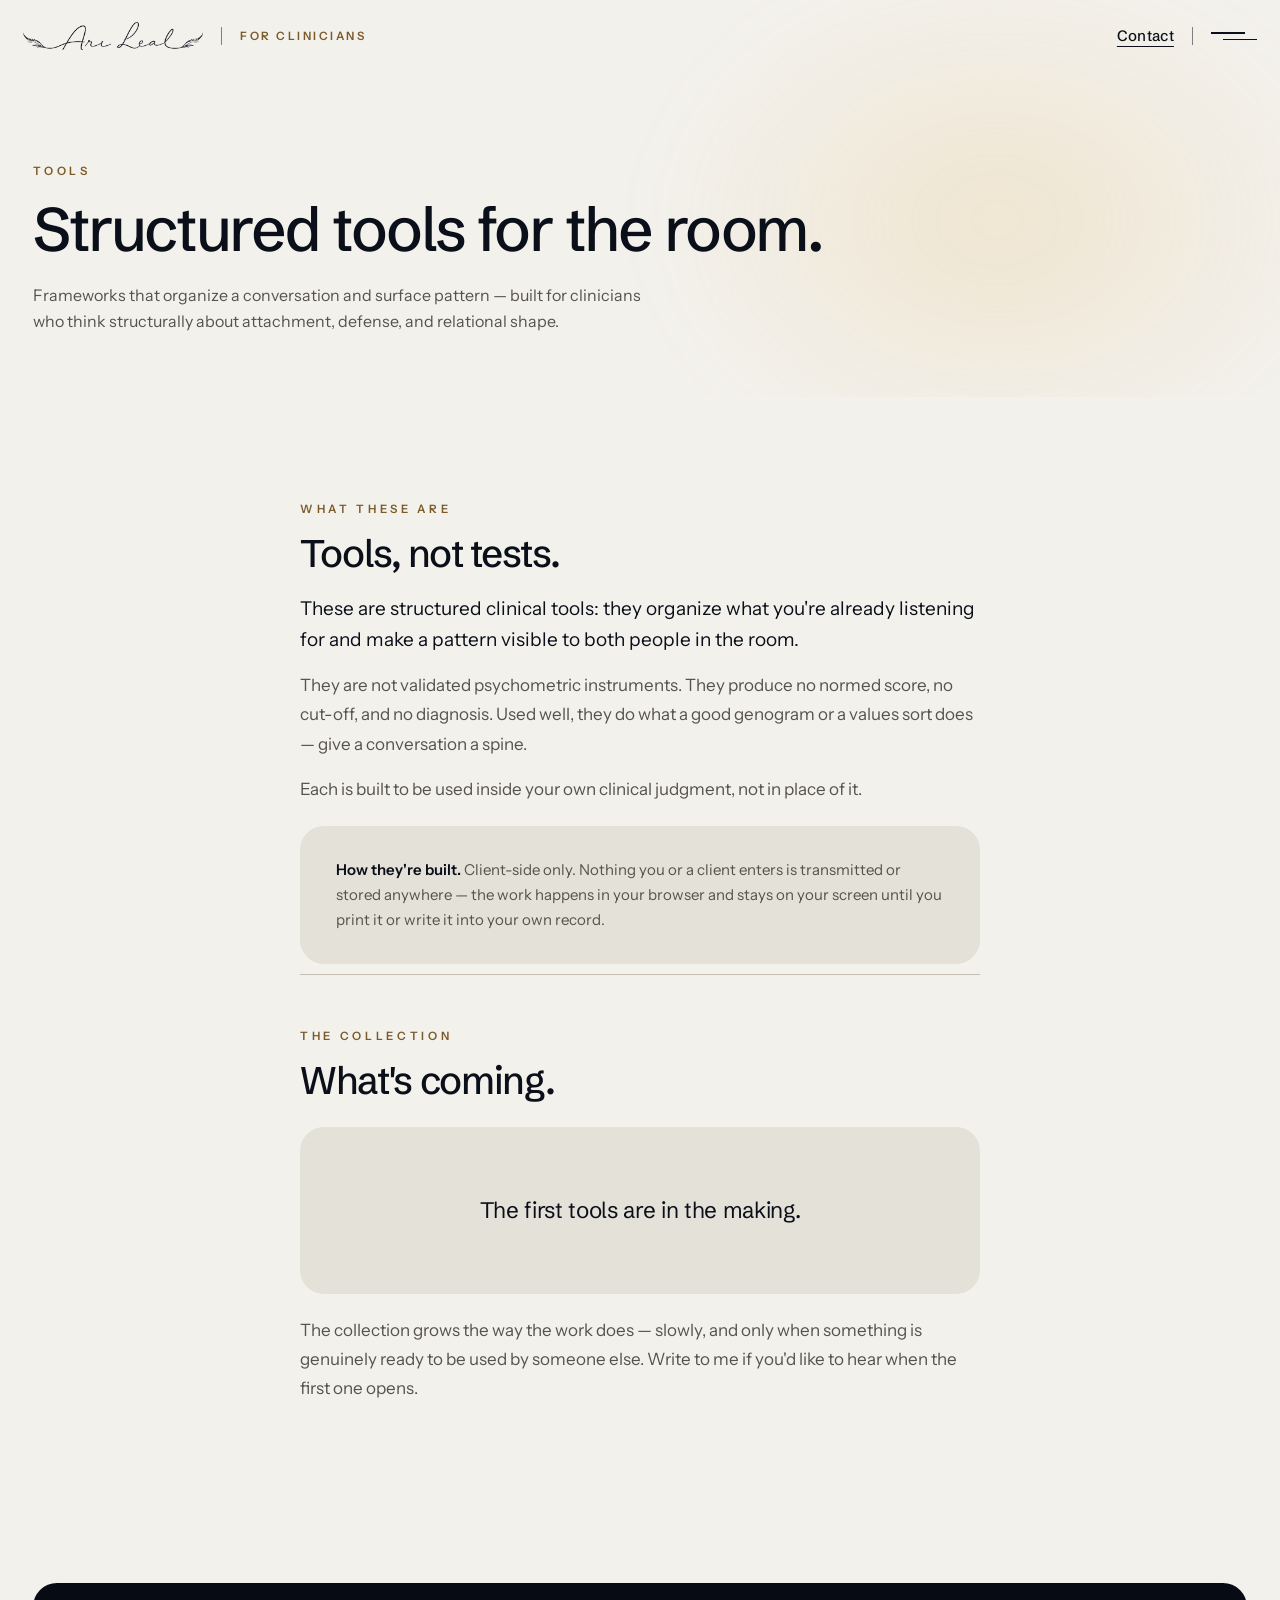
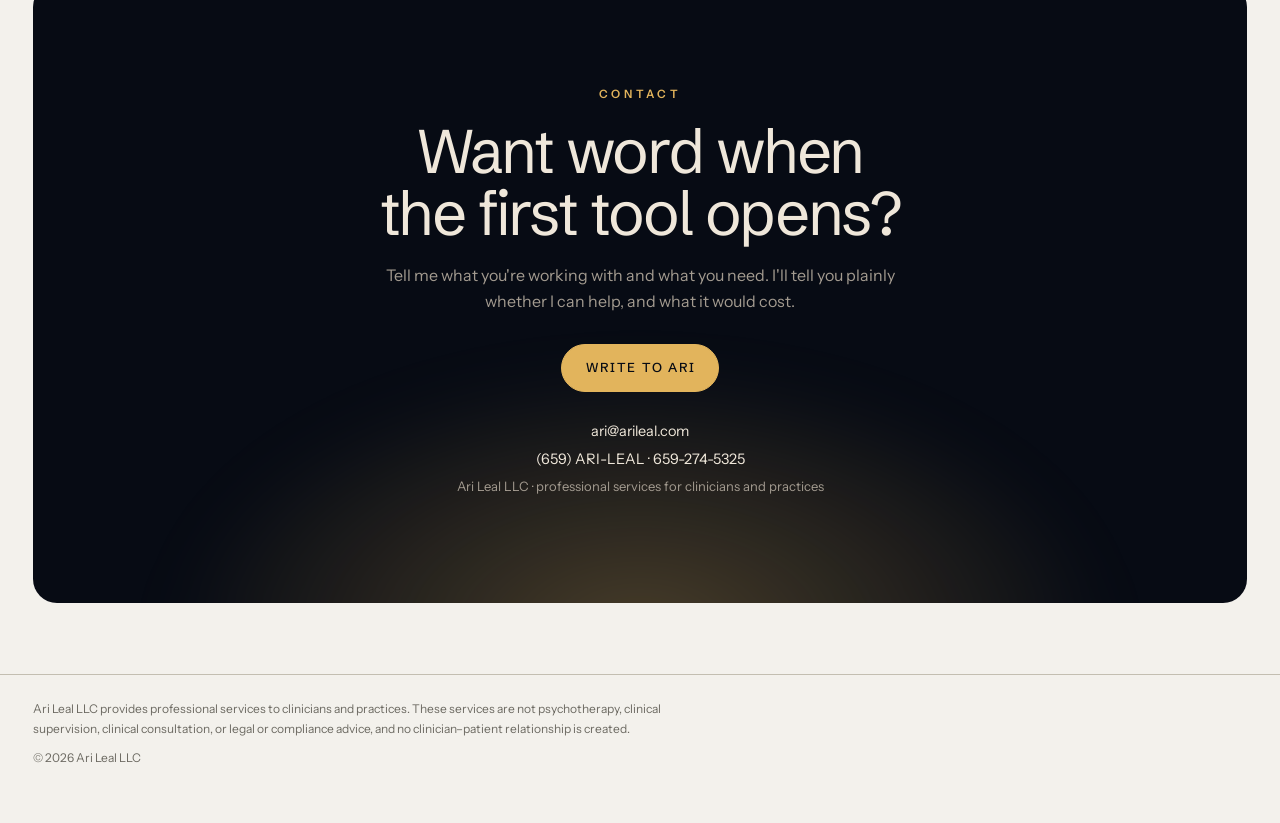
<file: tools.html>
<!DOCTYPE html>
<html lang="en">
<head>
<meta charset="UTF-8">
<meta name="viewport" content="width=device-width, initial-scale=1.0">
<title>Structured Clinical Tools &middot; Ari Leal for Clinicians</title>
<meta name="description" content="Structured clinical tools that organize a conversation and surface pattern. Not validated psychometric measures. Client-side only, nothing transmitted or stored.">
<link rel="preconnect" href="https://fonts.googleapis.com">
<link rel="preconnect" href="https://fonts.gstatic.com" crossorigin>
<link rel="stylesheet" href="https://fonts.googleapis.com/css2?family=Schibsted+Grotesk:wght@400;500;600;700;800&family=Instrument+Sans:ital,wght@0,400;0,500;0,600;1,400&display=swap">
<link rel="stylesheet" href="styles.css?v=2">
<link rel="icon" href="favicon.ico" sizes="any">
<link rel="icon" type="image/png" sizes="32x32" href="assets/favicon-32.png">
<link rel="icon" type="image/png" sizes="16x16" href="assets/favicon-16.png">
<link rel="apple-touch-icon" href="assets/apple-touch-icon.png">
<meta name="theme-color" content="#F3F1EC">
<meta property="og:type" content="website">
<meta property="og:site_name" content="Ari Leal — For Clinicians">
<meta property="og:title" content="Structured Clinical Tools · Ari Leal for Clinicians">
<meta property="og:description" content="Structured clinical tools that organize a conversation and surface pattern. Not validated psychometric measures. Client-side only, nothing transmitted or stored.">
<meta property="og:image" content="https://clinicians.arileal.com/assets/og-image.jpg">
<meta property="og:image:width" content="1200">
<meta property="og:image:height" content="630">
<meta property="og:url" content="https://clinicians.arileal.com/tools.html">
<meta name="twitter:card" content="summary_large_image">
<meta name="twitter:title" content="Structured Clinical Tools · Ari Leal for Clinicians">
<meta name="twitter:description" content="Structured clinical tools that organize a conversation and surface pattern. Not validated psychometric measures. Client-side only, nothing transmitted or stored.">
<meta name="twitter:image" content="https://clinicians.arileal.com/assets/og-image.jpg">
</head>
<body>

<nav class="top" aria-label="Primary">
  <div class="nav-l">
    <a class="sig" href="index.html" aria-label="Ari Leal, for clinicians, home">
      <img class="sig-ink" src="assets/signature-ink.png" alt="Ari Leal">
      <img class="sig-light" src="assets/signature.png" alt="" aria-hidden="true">
    </a>
    <span class="bar"></span>
    <span class="wm-sub">For Clinicians</span>
  </div>
  <div class="nav-r">
    <a class="talk" href="#contact">Contact</a>
    <span class="bar"></span>
    <button class="burger" id="burger" type="button" aria-label="Menu" aria-expanded="false" aria-controls="menu"><i></i><i></i></button>
  </div>
</nav>

<div class="menu menu--long" id="menu" aria-hidden="true" inert>
  <div>
    <ul>
      <li><a href="creative.html">Creative</a></li>
      <li><a href="forms.html">Forms</a></li>
      <li><a href="grant-writing.html">Grant Writing</a></li>
      <li><a href="manuals.html">Manuals</a></li>
      <li><a href="spanish-materials.html">Spanish Materials</a></li>
      <li><a href="tools.html">Tools</a></li>
      <li><a href="index.html#about">About</a></li>
      <li><a href="#contact">Contact</a></li>
      <li><a href="https://www.arileal.com">arileal.com <small>Coaching</small></a></li>
    </ul>
    <div class="menu-foot"><span>ari@arileal.com</span><span>Ari Leal LLC &middot; professional services for clinicians and practices</span></div>
  </div>
</div>

<section class="panel" id="c-hero" data-tone="light">
  <div class="wrap">
    <p class="eyebrow rv">Tools</p>
    <h1 class="rv">Structured tools for the room.</h1>
    <p class="lede rv">Frameworks that organize a conversation and surface pattern &mdash; built for clinicians who think structurally about attachment, defense, and relational shape.</p>
  </div>
</section>

<section class="panel c-body" data-tone="light">
  <div class="wrap"><div class="c-col">

    <div class="c-beat">
      <p class="eyebrow">What these are</p>
      <h2>Tools, not tests.</h2>
      <p class="lead">These are structured clinical tools: they organize what you're already listening for and make a pattern visible to both people in the room.</p>
      <p>They are not validated psychometric instruments. They produce no normed score, no cut-off, and no diagnosis. Used well, they do what a good genogram or a values sort does &mdash; give a conversation a spine.</p>
      <p>Each is built to be used inside your own clinical judgment, not in place of it.</p>
      <div class="notebox">
        <p><b>How they're built.</b> Client-side only. Nothing you or a client enters is transmitted or stored anywhere &mdash; the work happens in your browser and stays on your screen until you print it or write it into your own record.</p>
      </div>
    </div>

    <div class="c-beat">
      <p class="eyebrow">The collection</p>
      <h2>What's coming.</h2>
      <div class="empty-shelf">
        <p>The first tools are in the making.</p>
      </div>
      <p style="margin-top:22px">The collection grows the way the work does &mdash; slowly, and only when something is genuinely ready to be used by someone else. Write to me if you'd like to hear when the first one opens.</p>
    </div>

  </div></div>
</section>

<section class="panel" id="contact" data-tone="light">
  <div class="night-card" data-tone="dark">
    <div class="begin-inner">
        <p class="eyebrow">Contact</p>
        <h2>Want word when the first tool opens?</h2>
        <p class="lede">Tell me what you're working with and what you need. I'll tell you plainly whether I can help, and what it would cost.</p>
        <p class="cta-row">
          <a class="pill pill--solid mag" href="mailto:ari@arileal.com?subject=Clinician%20services">Write to Ari</a>
        </p>
        <p class="reach">
          <a href="mailto:ari@arileal.com">ari@arileal.com</a><br>
          <a href="tel:+16592745325">(659) ARI-LEAL &middot; 659-274-5325</a><br>
          <span class="dim">Ari Leal LLC &middot; professional services for clinicians and practices</span>
        </p>
    </div>
  </div>
</section>

<footer class="site-foot">
  <div class="shell foot-min">
    <p class="legal">Ari Leal LLC provides professional services to clinicians and practices. These services are not psychotherapy, clinical supervision, clinical consultation, or legal or compliance advice, and no clinician&ndash;patient relationship is created.</p>
    <p class="legal">&copy; 2026 Ari Leal LLC</p>
  </div>
</footer>
<script>
(function(){
  var root=document.documentElement, body=document.body; root.classList.add('js');
  var reduce=window.matchMedia('(prefers-reduced-motion: reduce)').matches;
  var fine=window.matchMedia('(hover: hover) and (pointer: fine)').matches;

  /* reveals */
  var panels=[].slice.call(document.querySelectorAll('.panel'));
  if('IntersectionObserver' in window){
    var io=new IntersectionObserver(function(es){es.forEach(function(e){
      if(e.isIntersecting){e.target.classList.add('is-in');io.unobserve(e.target);}
    });},{threshold:0,rootMargin:'0px 0px -10% 0px'});
    panels.forEach(function(p){io.observe(p);});
  }else{panels.forEach(function(p){p.classList.add('is-in');});}
  if(panels[0])panels[0].classList.add('is-in');

  /* nav: light over night, a soft fade once the page moves */
  var darks=[].slice.call(document.querySelectorAll('[data-tone="dark"]'));
  function paint(){
    var dark=false, full=false;
    for(var i=0;i<darks.length;i++){var r=darks[i].getBoundingClientRect();
      if(r.top<=40&&r.bottom>=40){dark=true;full=!darks[i].classList.contains('night-card');break;}}
    body.classList.toggle('dark-nav',dark);
    body.classList.toggle('scrolled',window.scrollY>24&&(!dark||full));
  }
  var tick=false;
  window.addEventListener('scroll',function(){if(!tick){tick=true;requestAnimationFrame(function(){tick=false;paint();});}},{passive:true});
  window.addEventListener('resize',paint); paint();

  /* menu */
  var burger=document.getElementById('burger'), menuEl=document.getElementById('menu');
  function setMenu(open){
    body.classList.toggle('menu-open',open);
    burger.setAttribute('aria-expanded',open?'true':'false');
    menuEl.setAttribute('aria-hidden',open?'false':'true');
    menuEl.inert=!open;
    if(open){var f=menuEl.querySelector('a');if(f)setTimeout(function(){f.focus({preventScroll:true});},120);}
    else if(document.activeElement&&menuEl.contains(document.activeElement)){burger.focus();}
  }
  burger.addEventListener('click',function(){setMenu(!body.classList.contains('menu-open'));});
  [].slice.call(menuEl.querySelectorAll('a')).forEach(function(a){a.addEventListener('click',function(){setMenu(false);});});
  document.addEventListener('keydown',function(e){if(e.key==='Escape'&&body.classList.contains('menu-open'))setMenu(false);});

  /* magnetic pills: a light spring toward the pointer, fine pointers only */
  if(fine&&!reduce){
    [].slice.call(document.querySelectorAll('.mag')).forEach(function(b){
      var tx=0,ty=0,x=0,y=0,vx=0,vy=0,run=false;
      function step(){
        vx=(vx+(tx-x)*.16)*.72; vy=(vy+(ty-y)*.16)*.72; x+=vx; y+=vy;
        b.style.transform='translate('+x.toFixed(2)+'px,'+y.toFixed(2)+'px)';
        if(Math.abs(tx-x)+Math.abs(ty-y)+Math.abs(vx)+Math.abs(vy)>.05)requestAnimationFrame(step);
        else{run=false;if(!tx&&!ty)b.style.transform='';}
      }
      function kick(){if(!run){run=true;requestAnimationFrame(step);}}
      b.addEventListener('pointermove',function(e){var r=b.getBoundingClientRect();
        tx=(e.clientX-r.left-r.width/2)*.16; ty=(e.clientY-r.top-r.height/2)*.22; kick();});
      b.addEventListener('pointerleave',function(){tx=0;ty=0;kick();});
    });
  }
})();
</script>
</body>
</html>
</file>
<file: styles.css>
/* =========================================================
   ARI LEAL — shared stylesheet (v5)
   "The Lit Studio": the system extracted from the homepage.
   Light-first. Paper and shore lead, night is the inset panel
   or the full-bleed band, gold is light, ember is spent once.
   Type: Schibsted Grotesk (display, buttons) + Instrument Sans.
   Radii: 16 images · 24 panels · pill for every action.
   ========================================================= */

:root{
  /* night */
  --night:#070B14; --panel:#0D1220; --line:#232B42; --night-hi:#121A2C;
  --gold:#E2B45C;  --gold-soft:#A9874A; --gold-hi:#EAC57E; --gold-rgb:226,180,92;
  --ink:#EFE7DA;   --muted:#A39B90;
  /* paper and shore */
  --paper:#F3F1EC; --shore:#E4E1D8; --shore-2:#D6D2C7; --shore-line:#C3BEB1;
  --ink-deep:#0A0F19; --muted-deep:#56534B; --ink-dim:#6E6A62; --gold-deep:#7A5A28;
  /* spent once */
  --ember:#D4784A; --ember-deep:#A8512A; --ember-ink:#8F4524;

  --display:'Schibsted Grotesk',system-ui,-apple-system,'Segoe UI',sans-serif;
  --body:'Instrument Sans',system-ui,-apple-system,'Segoe UI',sans-serif;
  /* the old family names, remapped so page-level styles follow the new system */
  --fr:var(--display);
  --nw:var(--body);
  --ar:var(--body);

  --nav-h:72px;
  --pad:clamp(20px,2.6vw,36px);
  --inset:clamp(16px,2.6vw,40px);
  --r:24px;
  --ease:cubic-bezier(.22,.61,.36,1);
  --out:cubic-bezier(.23,1,.32,1);
  --io:cubic-bezier(.77,0,.175,1);
  color-scheme:light;
}

/* ---------- tone system : every component reads these ---------- */
:root,[data-tone="light"]{
  --bg:var(--paper); --surface:var(--shore); --fg:var(--ink-deep);
  --dim:var(--muted-deep); --accent:var(--gold-deep); --accent-ink:var(--paper);
  --rule:var(--shore-line);
  --btn-bg:var(--night); --btn-fg:var(--ink); --btn-hover:var(--night-hi); --btn-arrow:var(--gold);
  --btn-shadow:0 18px 40px -16px rgba(7,11,20,.55);
  --ghost-line:var(--ink-deep);
  --focus:var(--gold-deep);
}
[data-tone="dark"]{
  --bg:var(--night); --surface:var(--panel); --fg:var(--ink);
  --dim:var(--muted); --accent:var(--gold); --accent-ink:var(--night);
  --rule:var(--line);
  --btn-bg:var(--gold); --btn-fg:var(--night); --btn-hover:var(--gold-hi); --btn-arrow:var(--night);
  --btn-shadow:none;
  --ghost-line:color-mix(in srgb,var(--ink) 40%,transparent);
  --focus:var(--gold);
}

*{box-sizing:border-box;margin:0;padding:0}
html{background:var(--paper);-webkit-text-size-adjust:100%;scroll-behavior:smooth;scrollbar-color:var(--shore-line) transparent}
body{
  background:var(--paper); color:var(--ink-deep);
  font-family:var(--body); font-weight:400;
  font-size:16px; line-height:1.6;
  -webkit-font-smoothing:antialiased;
  overflow-x:hidden;
}
img,video{display:block;max-width:100%}
a{color:inherit;text-decoration:none}
b,strong{font-weight:600}
::selection{background:rgba(var(--gold-rgb),.38);color:var(--ink-deep)}
:focus-visible{outline:2px solid var(--focus);outline-offset:4px;border-radius:2px}

/* ============================ NAV ============================ */
nav.top{
  position:fixed; top:0; left:0; right:0; z-index:60;
  padding:calc(14px + env(safe-area-inset-top,0px)) clamp(18px,1.8vw,28px) 14px;
  display:flex; align-items:center; justify-content:space-between;
  pointer-events:none;
  color:var(--ink-deep); transition:color .45s ease;
}
nav.top > *{pointer-events:auto}
/* a soft fade under the nav once the page moves, so text dissolves instead of colliding */
nav.top::before{
  content:""; position:absolute; inset:0 0 -28px 0; z-index:-1; pointer-events:none;
  opacity:0; transition:opacity .45s ease;
  background:linear-gradient(180deg,rgba(243,241,236,.96) 0%,rgba(243,241,236,.82) 58%,rgba(243,241,236,0) 100%);
}
body.scrolled nav.top::before{opacity:1}
body.dark-nav nav.top::before{background:linear-gradient(180deg,rgba(7,11,20,.92) 0%,rgba(7,11,20,.74) 58%,rgba(7,11,20,0) 100%)}
body.menu-open nav.top::before{opacity:0}

.nav-l,.nav-r{display:flex;align-items:center;gap:18px}
.sig{display:block;position:relative;height:28px;width:180px}
.sig img{position:absolute;left:0;top:0;height:28px;width:auto;transition:opacity .45s ease}
.sig .sig-light{opacity:0}
body.dark-nav .sig .sig-ink,body.menu-open .sig .sig-ink{opacity:0}
body.dark-nav .sig .sig-light,body.menu-open .sig .sig-light{opacity:1}
.bar{width:1px;height:18px;background:currentColor;opacity:.5}
.talk{
  font-family:var(--display); font-size:15px; font-weight:500; letter-spacing:.02em; color:inherit;
  display:inline-flex; align-items:center; gap:7px; min-height:44px;
  text-decoration:underline; text-decoration-thickness:1px; text-underline-offset:5px;
}
.talk i{font-style:normal;color:var(--gold-deep);display:inline-block;transition:color .45s ease,transform .25s var(--out)}
.burger{width:46px;height:44px;background:none;border:0;cursor:pointer;display:flex;flex-direction:column;justify-content:center;gap:5px;align-items:flex-end;padding:0;color:inherit}
.burger i{display:block;height:1.5px;background:currentColor;width:34px;transition:transform .5s var(--out),width .5s var(--out)}
.burger i:nth-child(1){transform:translateX(-12px)}
body.menu-open .burger i:nth-child(1){transform:translateY(3.2px) rotate(-45deg);width:28px}
body.menu-open .burger i:nth-child(2){transform:translateY(-3.2px) rotate(45deg);width:28px}
body.dark-nav nav.top,body.menu-open nav.top{color:var(--ink)}
body.dark-nav .talk i,body.menu-open .talk i{color:var(--gold)}
body.dark-nav nav.top :focus-visible,body.menu-open nav.top :focus-visible{outline-color:var(--gold)}

/* full-screen menu, revealed top-down */
.menu{
  position:fixed; inset:0; z-index:55;
  background:var(--night); color:var(--ink);
  clip-path:inset(0 0 100% 0); transition:clip-path .6s var(--io);
  display:grid; align-items:end;
  padding:clamp(80px,12vh,120px) clamp(20px,4vw,56px) clamp(40px,8vh,72px);
  --focus:var(--gold);
}
body.menu-open .menu{clip-path:inset(0 0 0 0)}
.menu ul{list-style:none;margin:0;padding:0;display:grid;gap:2px}
.menu a{
  font-family:var(--display); font-weight:500; font-size:clamp(2rem,6.2vw,4.4rem);
  letter-spacing:-.04em; line-height:1.1; color:var(--ink);
  display:inline-flex; align-items:baseline; gap:18px;
  opacity:0; transform:translateY(18px);
  transition:opacity .45s ease,transform .6s var(--out),color .2s ease;
}
.menu a small{font-family:var(--body);font-size:11.5px;font-weight:600;letter-spacing:.24em;text-transform:uppercase;color:var(--gold-soft)}
body.menu-open .menu a{opacity:1;transform:none}
body.menu-open .menu li:nth-child(1) a{transition-delay:.18s}
body.menu-open .menu li:nth-child(2) a{transition-delay:.22s}
body.menu-open .menu li:nth-child(3) a{transition-delay:.26s}
body.menu-open .menu li:nth-child(4) a{transition-delay:.3s}
body.menu-open .menu li:nth-child(5) a{transition-delay:.34s}
body.menu-open .menu li:nth-child(6) a{transition-delay:.38s}
.menu-foot{margin-top:40px;font-size:13px;letter-spacing:.01em;color:var(--muted);display:flex;gap:28px;flex-wrap:wrap}

/* ========================== BUTTONS ========================== */
/* night pill on light, gold pill on night; ghost is a 1px outline */
.pill{
  display:inline-flex; align-items:center; justify-content:center; gap:12px;
  min-height:48px; padding:14px 22px 14px 24px;
  font-family:var(--display); font-size:13px; font-weight:500; line-height:1.2;
  letter-spacing:.14em; text-transform:uppercase;
  border-radius:999px; border:1px solid transparent;
  white-space:nowrap; cursor:pointer; -webkit-appearance:none; appearance:none;
  transition:background .25s ease,color .25s ease,border-color .25s ease,box-shadow .4s ease,scale .16s var(--out);
}
.pill:active{scale:.97}
.pill i{font-style:normal;color:var(--btn-arrow)}
.pill--solid{background:var(--btn-bg);color:var(--btn-fg);border-color:var(--btn-bg);box-shadow:var(--btn-shadow)}
.pill--solid:hover,.pill--solid:focus-visible{background:var(--btn-hover);border-color:var(--btn-hover)}
.pill--ghost{background:transparent;color:var(--fg);border-color:var(--ghost-line)}
.pill[disabled]{opacity:.38;cursor:not-allowed;scale:none}

/* ======================== TYPE + PANELS ======================== */
h1,h2,h3{font-family:var(--display);font-weight:500;letter-spacing:-.035em;line-height:1.02;text-wrap:balance;color:var(--fg)}
h3{letter-spacing:-.02em;line-height:1.2}
h1 b,h2 b{font-weight:800}
.eyebrow{font-family:var(--body);font-size:11.5px;font-weight:600;letter-spacing:.32em;text-transform:uppercase;color:var(--accent)}
.kicker{font-family:var(--body);font-style:italic;font-size:clamp(15px,1.3vw,17px);color:var(--dim)}
.lede{color:var(--dim);font-size:clamp(15px,1.25vw,17px);line-height:1.6;max-width:52ch}

.panel{
  position:relative;
  display:flex; align-items:center;
  padding:calc(var(--nav-h) + 28px) var(--pad) 92px;
  background:var(--bg); color:var(--fg);
  overflow:hidden; isolation:isolate;
}
.wrap{width:100%; max-width:1360px; margin:0 auto; position:relative; z-index:2}

/* ---------- reveal (only when JS is on) ---------- */
html.js .panel:not(.is-in) .rv{opacity:0; transform:translateY(16px)}
.rv{transition:opacity .9s var(--out), transform .9s var(--out)}
.panel.is-in .rv{opacity:1; transform:none}
.rv:nth-child(2){transition-delay:.07s}
.rv:nth-child(3){transition-delay:.14s}
.rv:nth-child(4){transition-delay:.21s}
.rv:nth-child(5){transition-delay:.28s}
.rv:nth-child(6){transition-delay:.35s}

/* ===================== BEGIN : inset on night ===================== */
#begin{display:block;background:var(--paper);padding:clamp(24px,4vw,60px) var(--inset)}
.night-card{
  position:relative; background:var(--night); color:var(--ink);
  border-radius:var(--r); overflow:hidden; isolation:isolate;
  text-align:center; padding:clamp(56px,8vw,110px) clamp(24px,5vw,80px);
}
.night-card::before{
  content:""; position:absolute; left:50%; bottom:-55%; width:90%; height:100%;
  transform:translateX(-50%); pointer-events:none; filter:blur(30px);
  background:radial-gradient(ellipse,rgba(var(--gold-rgb),.3),rgba(var(--gold-rgb),0) 62%);
}
.begin-inner{position:relative;z-index:2;max-width:760px;margin:0 auto;display:flex;flex-direction:column;align-items:center}
.emblem{width:92px;opacity:.92;margin-bottom:22px}
.begin-inner .eyebrow{margin-bottom:16px}
.begin-inner h2{font-size:clamp(2.2rem,4.8vw,4rem);font-weight:400;letter-spacing:-.04em}
.begin-inner h2 b{font-weight:700}
.begin-inner .lede{color:var(--muted);margin:18px auto 0;max-width:50ch}
.cta-row{display:flex;gap:12px;flex-wrap:wrap;justify-content:center;margin-top:30px}

/* ============================ FOOTER ============================ */
.site-foot{position:relative;background:var(--paper);color:var(--muted-deep);font-size:13.5px;padding-block:20px 56px}
.shell{max-width:1360px;margin:0 auto;padding-inline:var(--pad)}
.foot{display:grid;grid-template-columns:repeat(auto-fit,minmax(200px,1fr));gap:28px 40px;margin-bottom:32px;border-top:1px solid var(--shore-line);padding-top:24px}
.foot .fh{margin:0 0 10px;font-size:11.5px;font-weight:600;letter-spacing:.24em;text-transform:uppercase;color:var(--gold-deep)}
.foot a,.foot span{display:block;color:var(--muted-deep);padding-block:3px;transition:color .3s ease}
.fine{max-width:80ch;line-height:1.6;font-size:12px;color:var(--muted-deep);opacity:.85}
.fine + .fine{margin-top:10px}

/* ===================== ROOM PAGES ===================== */
#hero{min-height:82vh;min-height:82svh;padding-bottom:120px;background:var(--paper) 72% center/cover no-repeat}
#hero::before{content:"";position:absolute;inset:0;z-index:1;pointer-events:none;
  background:
    linear-gradient(180deg,rgba(243,241,236,.72) 0,rgba(243,241,236,0) 150px),
    linear-gradient(90deg,rgba(243,241,236,.68) 0%,rgba(243,241,236,.46) 34%,rgba(243,241,236,0) 58%)}
#hero::after{content:"";position:absolute;left:0;right:0;bottom:0;height:180px;z-index:1;pointer-events:none;
  background:linear-gradient(180deg,rgba(243,241,236,0),var(--paper))}
.hero-copy{max-width:36rem}
.crumb{font-family:var(--body);font-size:11.5px;font-weight:500;letter-spacing:.18em;text-transform:uppercase;color:var(--dim);margin-bottom:26px}
.crumb a{transition:color .25s ease}
.crumb span{margin:0 9px;opacity:.5}
#hero h1{font-size:clamp(3rem,6.4vw,5.6rem);line-height:.98;letter-spacing:-.04em}
.rule{width:64px;height:2px;background:var(--accent);margin:26px 0 20px}
.triad{font-family:var(--body);font-size:11.5px;font-weight:600;letter-spacing:.32em;text-transform:uppercase;color:var(--accent)}
.desc{margin-top:18px;font-size:clamp(16px,1.5vw,19px);line-height:1.5;color:var(--fg);max-width:30rem}

/* reading column */
#read{padding-top:24px;padding-bottom:36px;align-items:flex-start}
.col{width:100%;max-width:660px;margin:0 auto}
.beat{padding:56px 0 10px}
.beat + .beat{border-top:1px solid var(--rule)}
.beat h2{font-size:clamp(1.75rem,3vw,2.4rem);line-height:1.08;margin:14px 0 20px}
.beat p{color:var(--dim);margin-bottom:18px;max-width:60ch;font-size:17px;line-height:1.7}
.beat p.lead{font-size:19px;line-height:1.6;color:var(--fg)}
.beat p.eyebrow{font-size:11.5px;line-height:1.6;color:var(--accent);margin-bottom:0}
.beat p.short{color:var(--fg);font-family:var(--display);font-weight:500;font-size:19px;letter-spacing:-.01em}
#read .pull,#art-body .pull{
  font-family:var(--display); font-weight:500; font-style:normal;
  font-size:clamp(1.35rem,2.3vw,1.75rem); line-height:1.25; letter-spacing:-.025em;
  color:var(--fg); margin:32px 0; max-width:30ch;
}
#read .pull::before,#art-body .pull::before{content:"";display:block;width:40px;height:1px;background:var(--accent);margin-bottom:18px}

/* arcs — a table, not cards */
.arcs{margin-top:34px;border-top:1px solid var(--fg)}
.arc{display:grid;grid-template-columns:160px minmax(0,1fr) auto;gap:24px;align-items:baseline;padding:20px 0;border-bottom:1px solid var(--rule)}
.arc .name{font-family:var(--display);font-weight:500;font-size:19px;letter-spacing:-.02em;color:var(--fg)}
.arc .d{color:var(--dim);font-size:15.5px;line-height:1.55}
.arc .price{font-family:var(--display);font-variant-numeric:tabular-nums;font-weight:500;color:var(--fg);white-space:nowrap;text-align:right;font-size:16px}
.arc .price small{display:block;font-family:var(--body);font-weight:400;color:var(--dim);font-size:12px;margin-top:3px;letter-spacing:.02em}
.beat .arcs-note{margin-top:16px;font-size:15px;color:var(--dim)}

/* other rooms */
.switch{max-width:660px;margin:40px auto 0;padding-top:26px;border-top:1px solid var(--rule);display:flex;gap:10px;flex-wrap:wrap;align-items:center}
.switch .lbl{font-family:var(--body);font-size:11.5px;font-weight:600;letter-spacing:.32em;text-transform:uppercase;color:var(--accent);margin-right:8px}

/* ===================== UNFOLD STORE ===================== */
#brand{padding-block:calc(var(--nav-h) + clamp(56px,10vh,110px)) clamp(48px,7vh,80px);text-align:center}
#brand::before,#atrium::before{
  content:""; position:absolute; left:50%; top:46%; width:min(70vw,760px); height:min(46vw,460px);
  transform:translate(-50%,-50%); z-index:0; pointer-events:none; filter:blur(40px);
  background:radial-gradient(ellipse,rgba(var(--gold-rgb),.2),rgba(var(--gold-rgb),0) 66%);
}
#brand .wrap{display:flex; flex-direction:column; align-items:center; gap:20px}
.brandword{
  font-weight:500; letter-spacing:.04em; text-transform:uppercase;
  font-size:clamp(3.4rem,10vw,8rem); line-height:.9; margin-left:.04em;
}
.brandword span{color:var(--ember-deep)}
.store-credo{font-family:var(--display);font-weight:400;font-size:clamp(1.25rem,2.2vw,1.6rem);line-height:1.3;letter-spacing:-.02em;color:var(--fg);max-width:30ch;text-wrap:balance}
.store-credo em{font-style:normal;font-weight:700}
.store-rule{width:64px;height:2px;background:var(--ember);border:0;margin-top:6px}

#flagship{padding-block:clamp(56px,8vw,110px)}
.flag{display:grid; grid-template-columns:minmax(0,.85fr) minmax(0,1.15fr); gap:clamp(30px,5vw,80px); align-items:center}
.flag .cover{
  justify-self:center; width:min(100%,300px);
  box-shadow:0 30px 60px -26px rgba(10,15,25,.55);
  transition:transform .9s var(--out),box-shadow .6s var(--out),opacity .9s var(--out);
}
html.js .panel:not(.is-in) .flag .cover{transform:translateY(20px) rotate(-4deg)}
.panel.is-in .flag .cover,.flag .cover{transform:rotate(-1.4deg)}
.flag h2{font-size:clamp(2rem,3.4vw,3rem); margin:14px 0 16px}
.flag .spec{font-family:var(--body);font-size:11.5px;font-weight:500;letter-spacing:.16em;text-transform:uppercase;color:var(--dim);margin-top:16px}
.flag .price{font-family:var(--display);font-weight:500;font-size:clamp(2rem,3vw,2.6rem);letter-spacing:-.03em;font-variant-numeric:tabular-nums;color:var(--fg);margin:14px 0 22px}
.flag .fineprint{font-size:14px; color:var(--dim); margin-top:18px; max-width:46ch}

#line{--bg:var(--shore);padding-block:clamp(64px,9vw,120px)}
.line-head{text-align:center; max-width:56ch; margin:0 auto clamp(32px,4vw,52px)}
.line-head h2{font-size:clamp(2rem,3.4vw,3rem); margin:14px 0 14px}
.line-head .lede{margin-inline:auto}
.line-grid{display:grid;grid-template-columns:repeat(5,minmax(0,1fr));border-top:1px solid var(--rule);border-bottom:1px solid var(--rule)}
.line-card{position:relative;padding:30px 18px 28px;text-align:center}
.line-card + .line-card{border-left:1px solid var(--rule)}
.line-card::before{content:"";position:absolute;left:0;right:0;top:-1px;height:1px;background:var(--accent);transform:scaleX(0);transform-origin:left;transition:transform .5s var(--out)}
.line-card h3{font-size:clamp(1.15rem,1.6vw,1.35rem);margin-bottom:4px}
.line-card .kicker{font-size:14px}
.ethos{max-width:640px; margin:clamp(40px,6vh,64px) auto 0; text-align:center}
.ethos p{font-family:var(--display);font-weight:400;font-size:clamp(1.25rem,2.2vw,1.6rem);line-height:1.32;letter-spacing:-.02em;color:var(--fg);text-wrap:balance}

/* ===================== THE LIBRARY ===================== */
#atrium{padding-block:calc(var(--nav-h) + clamp(56px,10vh,110px)) clamp(48px,7vh,84px);text-align:center}
#atrium .wrap{display:flex; flex-direction:column; align-items:center; gap:18px}
#atrium h1{font-size:clamp(3rem,7vw,6rem);letter-spacing:-.04em;line-height:.95}
.lib-center{font-family:var(--display);font-weight:400;font-size:clamp(1.25rem,2.2vw,1.6rem);line-height:1.3;letter-spacing:-.02em;color:var(--fg);max-width:34ch;text-wrap:balance}
.lib-center em{font-style:normal;font-weight:700}
.center-mark{width:13px;height:13px;border:1px solid var(--accent);border-radius:50%;position:relative;margin-top:10px}
.center-mark::after{content:"";position:absolute;inset:3.5px;border-radius:50%;background:var(--accent)}

/* the shelves: a full-bleed night band, one hairline row per wing */
#shelves{padding-block:clamp(72px,9vw,130px)}
.wings{border-top:1px solid var(--line)}
.wing{
  position:relative; width:100%; cursor:pointer;
  background:none; border:0; border-bottom:1px solid var(--line); border-radius:0;
  font:inherit; color:inherit; text-align:left;
  display:grid; grid-template-columns:88px minmax(0,.9fr) minmax(0,1.5fr) auto;
  grid-template-rows:auto 1fr auto;
  grid-template-areas:"img t p go" "img k p go" "img k count go";
  column-gap:clamp(18px,3vw,44px); row-gap:6px; align-items:start;
  padding-block:clamp(26px,3vw,40px);
}
.wing::before{content:"";position:absolute;left:0;right:0;top:-1px;height:1px;background:var(--gold);transform:scaleX(0);transform-origin:left;transition:transform .5s var(--out)}
.wing img{grid-area:img;align-self:center;width:88px;height:88px;object-fit:contain;mix-blend-mode:screen;transition:transform .6s var(--out)}
.wing h2{grid-area:t;font-size:clamp(1.6rem,2.4vw,2.1rem);color:var(--ink)}
.wing .kicker{grid-area:k;color:var(--gold);font-size:15px}
.wing p:not(.kicker){grid-area:p;color:var(--muted);font-size:15.5px;line-height:1.6;max-width:52ch}
.wing .count{grid-area:count;margin-top:8px;font-family:var(--body);font-size:11.5px;font-weight:600;letter-spacing:.16em;text-transform:uppercase;color:var(--muted)}
.wing .enter{grid-area:go;align-self:center;font-family:var(--display);font-size:12px;font-weight:500;letter-spacing:.18em;text-transform:uppercase;color:var(--gold);white-space:nowrap}
.wing h2,.wing .kicker,.wing p,.wing .count,.wing .enter{transition:transform .45s var(--out)}
.wing:focus-visible{outline-offset:-2px;border-radius:0}

/* floating glass panels */
.lp-scrim{position:fixed;inset:0;background:rgba(4,7,14,.5);z-index:80;opacity:0;visibility:hidden;transition:opacity .25s ease,visibility 0s linear .25s}
.lp-scrim.open{opacity:1;visibility:visible;transition:opacity .25s ease}
.lpanel{
  position:fixed; inset:5vh 5vw; z-index:85;
  background:rgba(7,11,20,.8);
  backdrop-filter:blur(26px) saturate(1.2); -webkit-backdrop-filter:blur(26px) saturate(1.2);
  border:1px solid rgba(var(--gold-rgb),.3); border-radius:var(--r);
  box-shadow:0 40px 120px rgba(0,0,0,.5), inset 0 1px 0 rgba(239,231,218,.1);
  overflow-y:auto; padding:clamp(48px,5vw,72px) clamp(24px,6vw,80px);
  opacity:0; visibility:hidden; transform:translateY(18px);
  transition:opacity .3s ease,transform .45s var(--out),visibility 0s linear .3s;
  color:var(--ink); -webkit-overflow-scrolling:touch;
  --focus:var(--gold);
}
.lpanel.open{opacity:1;visibility:visible;transform:none;transition:opacity .3s ease,transform .45s var(--out)}
.lp-close{position:absolute;top:18px;right:18px;width:44px;height:44px;border-radius:50%;
  background:rgba(13,18,32,.8);border:1px solid var(--line);color:var(--ink);font-size:16px;cursor:pointer;
  display:flex;align-items:center;justify-content:center;transition:border-color .2s ease,color .2s ease,scale .16s var(--out)}
.lp-close:active{scale:.94}
.lp-head{text-align:center;margin-bottom:30px}
.lp-head img{width:64px;margin:0 auto 16px;mix-blend-mode:screen}
.lp-head h2{font-size:clamp(1.9rem,3.2vw,2.8rem);color:var(--ink);margin-bottom:6px}
.lp-head .kicker{color:var(--gold-soft);font-size:15px}
.lp-head p.srline{color:var(--muted);font-size:15px;max-width:52ch;margin:14px auto 0}
.lp-vols{max-width:720px;margin:0 auto}
.vol{display:grid;grid-template-columns:110px minmax(0,1fr);gap:22px;align-items:start;padding:22px 0;border-top:1px solid var(--line)}
.vol:last-child{border-bottom:1px solid var(--line)}
.vol .vnum{font-family:var(--body);font-size:11.5px;font-weight:600;letter-spacing:.2em;text-transform:uppercase;color:var(--gold-soft);padding-top:6px}
.vol h3{font-size:clamp(1.15rem,2vw,1.4rem);color:var(--ink);margin-bottom:8px;transition:color .2s ease}
.vol p{color:var(--muted);font-size:15px;line-height:1.6;margin:0}
.vol .vsoon{display:block;margin-top:9px;font-family:var(--body);font-style:italic;font-size:13px;color:var(--gold-soft)}
.shelf-empty{border-top:1px solid var(--line);border-bottom:1px solid var(--line);padding:32px 0;text-align:center;
  font-family:var(--body);font-style:italic;font-size:15px;color:var(--muted)}
.shelf-label{font-family:var(--body);font-size:11.5px;font-weight:600;letter-spacing:.24em;text-transform:uppercase;color:var(--gold-soft);text-align:center;margin:4px 0 6px}

/* ===================== ARTICLE PAGES ===================== */
#art-hero{padding-block:calc(var(--nav-h) + clamp(48px,8vh,96px)) clamp(20px,3vh,34px);text-align:center}
#art-hero .wrap{max-width:880px}
.art-crumb{font-family:var(--body);font-size:11.5px;font-weight:500;letter-spacing:.18em;text-transform:uppercase;color:var(--dim);margin-bottom:24px}
.art-crumb a{transition:color .25s ease}
.art-crumb span{margin:0 9px;opacity:.5}
#art-hero h1{font-size:clamp(2.1rem,4.2vw,3.6rem);line-height:1.04;letter-spacing:-.04em;margin-bottom:20px}
.standfirst{font-family:var(--display);font-weight:400;font-size:clamp(1.15rem,1.9vw,1.45rem);line-height:1.35;letter-spacing:-.015em;color:var(--fg);max-width:40ch;margin:0 auto;text-wrap:balance}
.art-meta{margin-top:24px;font-family:var(--body);font-size:11.5px;font-weight:600;letter-spacing:.24em;text-transform:uppercase;color:var(--accent)}
.art-rule{width:64px;height:1px;background:var(--accent);border:0;margin:28px auto 0}

#art-body{padding-block:clamp(20px,3vh,34px) clamp(64px,8vw,110px)}
#art-body .col{max-width:680px;margin:0 auto}
#art-body p{color:var(--dim);font-size:17px;line-height:1.75;margin-bottom:20px}
#art-body p.lead{font-size:19px;line-height:1.65;color:var(--fg)}
#art-body p b{color:var(--fg)}
#art-body h2{font-size:clamp(1.6rem,2.6vw,2.1rem);line-height:1.1;margin:52px 0 18px}
#art-body a:not(.pill){color:var(--accent);border-bottom:1px solid color-mix(in srgb,var(--accent) 40%,transparent);transition:border-color .25s ease}

/* programme table */
.chart{max-width:960px;margin:48px auto}
/* the table breaks out of the reading column so five columns can breathe */
#art-body .col .chart,#art-body .col .ch-note{position:relative;width:min(960px,calc(100vw - 2*var(--pad)));max-width:none;left:50%;transform:translateX(-50%)}
#art-body .col .chart{margin-bottom:0}
#art-body .ch-note{font-size:13px;line-height:1.6;font-style:italic;margin:16px 0 36px}
.ch-title{font-family:var(--body);font-size:11.5px;font-weight:600;letter-spacing:.24em;text-transform:uppercase;color:var(--accent);text-align:center;margin-bottom:8px}
.ch-sub{font-family:var(--body);font-style:italic;font-size:15px;color:var(--dim);text-align:center;margin-bottom:24px}
.ch-row{display:grid;grid-template-columns:1.1fr 1fr 1fr 1.05fr 1.2fr;gap:16px;padding:16px 0;border-top:1px solid var(--rule);align-items:start}
.ch-row.head{border-top:none;padding-bottom:8px}
.ch-row.head span{font-family:var(--body);font-size:11px;font-weight:600;letter-spacing:.18em;text-transform:uppercase;color:var(--accent)}
.ch-row:last-child{border-bottom:1px solid var(--rule)}
.ch-fam{font-family:var(--body);font-size:11.5px;font-weight:600;letter-spacing:.16em;text-transform:uppercase;color:var(--accent);line-height:1.5;padding-top:3px}
.ch-drug{font-family:var(--display);font-weight:500;font-size:17px;letter-spacing:-.015em;color:var(--fg);line-height:1.3}
.ch-drug small{display:block;font-family:var(--body);font-weight:400;font-size:13px;letter-spacing:0;color:var(--dim);font-style:italic;margin-top:3px}
.ch-dev,.ch-ind{font-size:14.5px;color:var(--fg);line-height:1.5}
.ch-stage{font-size:13.5px;color:var(--dim);line-height:1.5}
.pips{display:flex;gap:5px;margin-bottom:8px}
.pips i{width:24px;height:4px;border-radius:999px;background:var(--rule);display:block}
.pips i.on{background:var(--accent)}
.pips i.half{background:linear-gradient(90deg,var(--accent) 50%,var(--rule) 50%)}
.ch-note{max-width:960px;margin:14px auto 0;font-size:13px;color:var(--dim);font-style:italic;line-height:1.6}

#art-body .art-source{max-width:680px;margin:40px auto 0;padding:22px 0;border-top:1px solid var(--rule);border-bottom:1px solid var(--rule)}
#art-body .art-source p{font-size:13.5px;line-height:1.65;margin:0 0 10px}
#art-body .art-source p:last-child{margin:0}
.art-source b{color:var(--fg);font-weight:600}
.art-byline{max-width:680px;margin:32px auto 0}
.art-byline h3{font-size:1.3rem;color:var(--fg);margin-bottom:6px}
#art-body .art-byline p{font-size:15px;line-height:1.7;margin:0}
.art-back{max-width:680px;margin:34px auto 0;padding-top:26px;border-top:1px solid var(--rule);text-align:center}

/* ============ hover, only for a real pointer ============ */
@media (hover:hover) and (pointer:fine){
  .talk:hover i{transform:translate(2px,-2px)}
  .menu a:hover{color:var(--gold)}
  .pill--ghost:hover{border-color:var(--fg)}
  [data-tone="light"] .pill--ghost:hover{background:var(--fg);color:var(--bg)}
  .foot a:hover{color:var(--ink-deep)}
  .crumb a:hover,.art-crumb a:hover{color:var(--fg)}
  #art-body a:not(.pill):hover{border-bottom-color:var(--accent)}
  .panel.is-in .flag .cover:hover{transform:rotate(0deg) translateY(-6px);box-shadow:0 40px 70px -28px rgba(10,15,25,.5)}
  .line-card:hover::before{transform:scaleX(1)}
  .wing:hover::before{transform:scaleX(1)}
  .wing:hover h2,.wing:hover .kicker,.wing:hover p,.wing:hover .count,.wing:hover .enter{transform:translateX(8px)}
  .wing:hover img{transform:scale(1.06) rotate(-3deg)}
  .lp-close:hover{border-color:var(--gold);color:var(--gold)}
  a.vol:hover h3{color:var(--gold)}
}

/* ========================= RESPONSIVE ========================= */
@media (max-width:900px){
  .panel{padding-top:calc(var(--nav-h) + 26px); padding-bottom:64px}
  #hero{min-height:0;padding-bottom:90px;background-position:62% center}
  #hero::before{background:linear-gradient(180deg,rgba(243,241,236,.96) 0%,rgba(243,241,236,.9) 46%,rgba(243,241,236,.55) 72%,rgba(243,241,236,.25) 100%)}
  .beat{padding:44px 0 8px}
  .flag{grid-template-columns:1fr; gap:30px}
  .flag .cover{width:min(64%,240px)}
  .wing{grid-template-columns:56px minmax(0,1fr);grid-template-rows:auto;
    grid-template-areas:"img t" "img k" "img p" "img count" "img go";column-gap:18px}
  .wing img{width:56px;height:56px;align-self:start;margin-top:4px}
  .wing .enter{align-self:start;margin-top:10px}
  .foot a{padding-block:11px}
}
@media (max-width:720px){
  .line-grid{grid-template-columns:1fr}
  .line-card{display:flex;justify-content:space-between;align-items:baseline;gap:16px;text-align:left;padding:18px 0}
  .line-card + .line-card{border-left:0;border-top:1px solid var(--rule)}
  .line-card h3{margin:0}
}
@media (max-width:860px){
  .ch-row{grid-template-columns:1fr;gap:5px;padding:18px 0}
  .ch-row.head{display:none}
  .ch-fam{order:-1}
}
@media (max-width:640px){
  .arc{grid-template-columns:1fr;gap:6px}
  .arc .price{text-align:left}
  .vol{grid-template-columns:1fr;gap:6px}
  .lpanel{inset:0;border-radius:0;border:0;background:rgba(7,11,20,.94);padding-top:76px}
}
@media (max-width:560px){
  .sig{width:150px;height:23px}
  .sig img{height:23px}
  .talk{font-size:13px}
  .art-back .pill{white-space:normal;text-align:center;line-height:1.35}
}
@media (min-width:561px){
  .begin-inner h2 b{white-space:nowrap}
}
@media (prefers-reduced-motion:reduce){
  html{scroll-behavior:auto}
  html.js .panel:not(.is-in) .rv{transform:none}
  .rv{transition:opacity .4s ease}
  html.js .panel:not(.is-in) .flag .cover{transform:rotate(-1.4deg)}
  .pill:active,.lp-close:active{scale:none}
  .wing::before,.wing img,.wing h2,.wing .kicker,.wing p,.wing .count,.wing .enter,.line-card::before,.talk i,.flag .cover{transition:none}
  .menu{clip-path:none;opacity:0;visibility:hidden;transition:opacity .25s ease,visibility 0s linear .25s}
  body.menu-open .menu{opacity:1;visibility:visible;transition:opacity .25s ease}
  .menu a{transform:none;transition:color .2s ease}
  .lpanel{transform:none}
}

/* =====================================================================
   FOR CLINICIANS (clinicians.arileal.com) — same system, its own pieces
   ===================================================================== */
.nav-l .wm-sub{font-family:var(--body);font-size:11.5px;font-weight:600;letter-spacing:.22em;text-transform:uppercase;color:var(--gold-deep);white-space:nowrap;transition:color .45s ease}
body.dark-nav .nav-l .wm-sub,body.menu-open .nav-l .wm-sub{color:var(--gold)}
.menu--long a{font-size:clamp(1.6rem,4.4vw,3.1rem)}
body.menu-open .menu li:nth-child(7) a{transition-delay:.42s}
body.menu-open .menu li:nth-child(8) a{transition-delay:.46s}
body.menu-open .menu li:nth-child(9) a{transition-delay:.5s}
@media (max-height:760px){.menu--long a{font-size:clamp(1.5rem,3.6vh,2.4rem)}}

#c-hero{padding-block:calc(var(--nav-h) + clamp(56px,10vh,120px)) clamp(48px,7vh,84px)}
#c-hero::before{content:"";position:absolute;right:-6%;top:-10%;width:min(60vw,720px);height:min(50vw,520px);z-index:0;pointer-events:none;filter:blur(40px);
  background:radial-gradient(ellipse,rgba(var(--gold-rgb),.2),rgba(var(--gold-rgb),0) 66%)}
#c-hero .wrap{max-width:1360px}
#c-hero .wrap > *{max-width:860px}
#c-hero .eyebrow{margin-bottom:18px}
#c-hero h1{font-size:clamp(2.4rem,4.8vw,4.4rem);line-height:1.02;letter-spacing:-.04em;margin-bottom:22px}
#c-hero .lede{max-width:56ch}
.creds{display:flex;flex-wrap:wrap;gap:8px;margin-top:28px}
.creds span{font-family:var(--display);font-size:11.5px;font-weight:500;letter-spacing:.06em;text-transform:uppercase;color:var(--ink-deep);
  border:1px solid var(--ink-deep);border-radius:999px;padding:6px 12px}

.c-body{padding-block:clamp(24px,4vw,56px) clamp(56px,8vw,110px);align-items:flex-start}
.c-col{width:100%;max-width:680px;margin:0 auto}
.c-beat{padding:52px 0 10px}
.c-beat + .c-beat{border-top:1px solid var(--rule)}
.c-beat h2{font-size:clamp(1.75rem,3vw,2.4rem);line-height:1.08;margin:14px 0 20px}
.c-beat p{color:var(--dim);font-size:17px;line-height:1.72;margin-bottom:16px;max-width:62ch}
.c-beat p.eyebrow{font-size:11.5px;line-height:1.6;color:var(--accent);margin-bottom:0}
.c-beat p.lead{font-size:19px;line-height:1.6;color:var(--fg)}
.c-beat p b{color:var(--fg)}
.c-beat ol{counter-reset:s;list-style:none;margin:8px 0 18px}
.c-beat ol li{counter-increment:s;position:relative;padding-left:48px;margin-bottom:18px;color:var(--dim);font-size:16.5px;line-height:1.65}
.c-beat ol li::before{content:counter(s);position:absolute;left:0;top:-2px;width:30px;height:30px;border:1px solid var(--rule);border-radius:50%;
  display:flex;align-items:center;justify-content:center;font-family:var(--display);font-weight:500;font-size:13px;font-variant-numeric:tabular-nums;color:var(--accent)}
.c-beat ol li b{color:var(--fg);font-family:var(--display);font-weight:500;font-size:17px;letter-spacing:-.01em}
.c-beat .arcs-note{margin-top:16px;font-size:15px;color:var(--dim)}

/* six lines of work: hairline rows, the way the homepage lists the work */
#branches-wide{max-width:1100px}
.branches{border-top:1px solid var(--fg);margin-top:8px}
.branch{position:relative;display:grid;grid-template-columns:minmax(0,.85fr) minmax(0,1.5fr) 170px;grid-template-rows:auto 1fr;
  grid-template-areas:"t p go" "k p go";column-gap:clamp(18px,3vw,44px);row-gap:4px;align-items:start;
  padding-block:clamp(22px,2.6vw,32px);border-bottom:1px solid var(--rule);color:inherit}
.branch::before{content:"";position:absolute;left:0;right:0;top:-1px;height:1px;background:var(--accent);transform:scaleX(0);transform-origin:left;transition:transform .5s var(--out)}
.branch h3{grid-area:t;font-size:clamp(1.35rem,2vw,1.7rem);letter-spacing:-.03em;color:var(--fg)}
.branch .kicker{grid-area:k;font-size:15px;color:var(--accent);margin:0}
.c-beat .branch p:not(.kicker){grid-area:p;color:var(--dim);font-size:15.5px;line-height:1.6;margin:0;max-width:56ch}
.branch .enter{grid-area:go;align-self:center;justify-self:end;font-family:var(--display);font-size:12px;font-weight:500;letter-spacing:.18em;text-transform:uppercase;color:var(--accent);white-space:nowrap}
.branch h3,.branch .kicker,.branch p,.branch .enter{transition:transform .45s var(--out)}

.prices{margin-top:26px;border-top:1px solid var(--fg)}
.price-row{display:grid;grid-template-columns:minmax(0,1fr) auto;gap:20px;align-items:baseline;padding:18px 0;border-bottom:1px solid var(--rule)}
.price-row .pname{font-family:var(--display);font-weight:500;font-size:18px;letter-spacing:-.02em;color:var(--fg)}
.price-row .pdesc{color:var(--dim);font-size:15px;line-height:1.55;margin-top:4px}
.price-row .pfig{font-family:var(--display);font-weight:500;font-size:16px;color:var(--fg);white-space:nowrap;text-align:right}

.notebox{background:var(--surface);border-radius:var(--r);padding:clamp(22px,3vw,32px) clamp(22px,3vw,36px);margin-top:22px}
.c-beat .notebox p{font-size:15px;color:var(--dim);margin:0 0 10px;line-height:1.65}
.c-beat .notebox p:last-child{margin:0}
.notebox b{color:var(--fg);font-weight:600}

.empty-shelf{background:var(--surface);border-radius:var(--r);padding:clamp(40px,6vw,64px) 28px;text-align:center;margin-top:26px}
.c-beat .empty-shelf p{font-family:var(--display);font-weight:400;font-size:clamp(1.15rem,2vw,1.4rem);letter-spacing:-.015em;color:var(--fg);margin:0 auto;max-width:none}

.who{display:grid;grid-template-columns:minmax(0,210px) minmax(0,1fr);gap:clamp(22px,3vw,40px);align-items:start;margin-top:6px}
.who-img{width:100%;height:auto;border-radius:16px}
.who-copy p:last-child{margin-bottom:0}

/* contact, inset on night */
#contact{display:block;background:var(--paper);padding:clamp(24px,4vw,60px) var(--inset)}
#contact .begin-inner h2{font-size:clamp(2.2rem,4.8vw,4rem);font-weight:400;letter-spacing:-.04em}
#contact .begin-inner .eyebrow{margin-bottom:16px}
.reach{margin-top:26px;font-size:14.5px;line-height:1.9;color:var(--muted)}
.reach a{color:var(--ink)}
.reach .dim{color:var(--muted);font-size:13px}
.site-foot .foot-min{border-top:1px solid var(--shore-line);padding-top:24px}
.legal{max-width:80ch;line-height:1.6;font-size:12px;color:var(--muted-deep);opacity:.85}
.legal + .legal{margin-top:10px}

@media (hover:hover) and (pointer:fine){
  .branch:hover::before{transform:scaleX(1)}
  .branch:hover h3,.branch:hover .kicker,.branch:hover p,.branch:hover .enter{transform:translateX(8px)}
  .reach a:hover{color:var(--gold)}
}
@media (max-width:900px){
  .branch{grid-template-columns:minmax(0,1fr);grid-template-rows:auto;grid-template-areas:"t" "k" "p" "go";row-gap:6px}
  .branch .enter{align-self:start;justify-self:start;margin-top:8px}
}
@media (max-width:720px){.who{grid-template-columns:1fr;gap:20px}.who-img{max-width:220px}}
@media (max-width:600px){.price-row{grid-template-columns:1fr}.price-row .pfig{text-align:left}}
@media (max-width:640px){.nav-l .wm-sub,.nav-l .bar{display:none}}
@media (prefers-reduced-motion:reduce){.branch::before,.branch h3,.branch .kicker,.branch p,.branch .enter{transition:none}}
</file>
